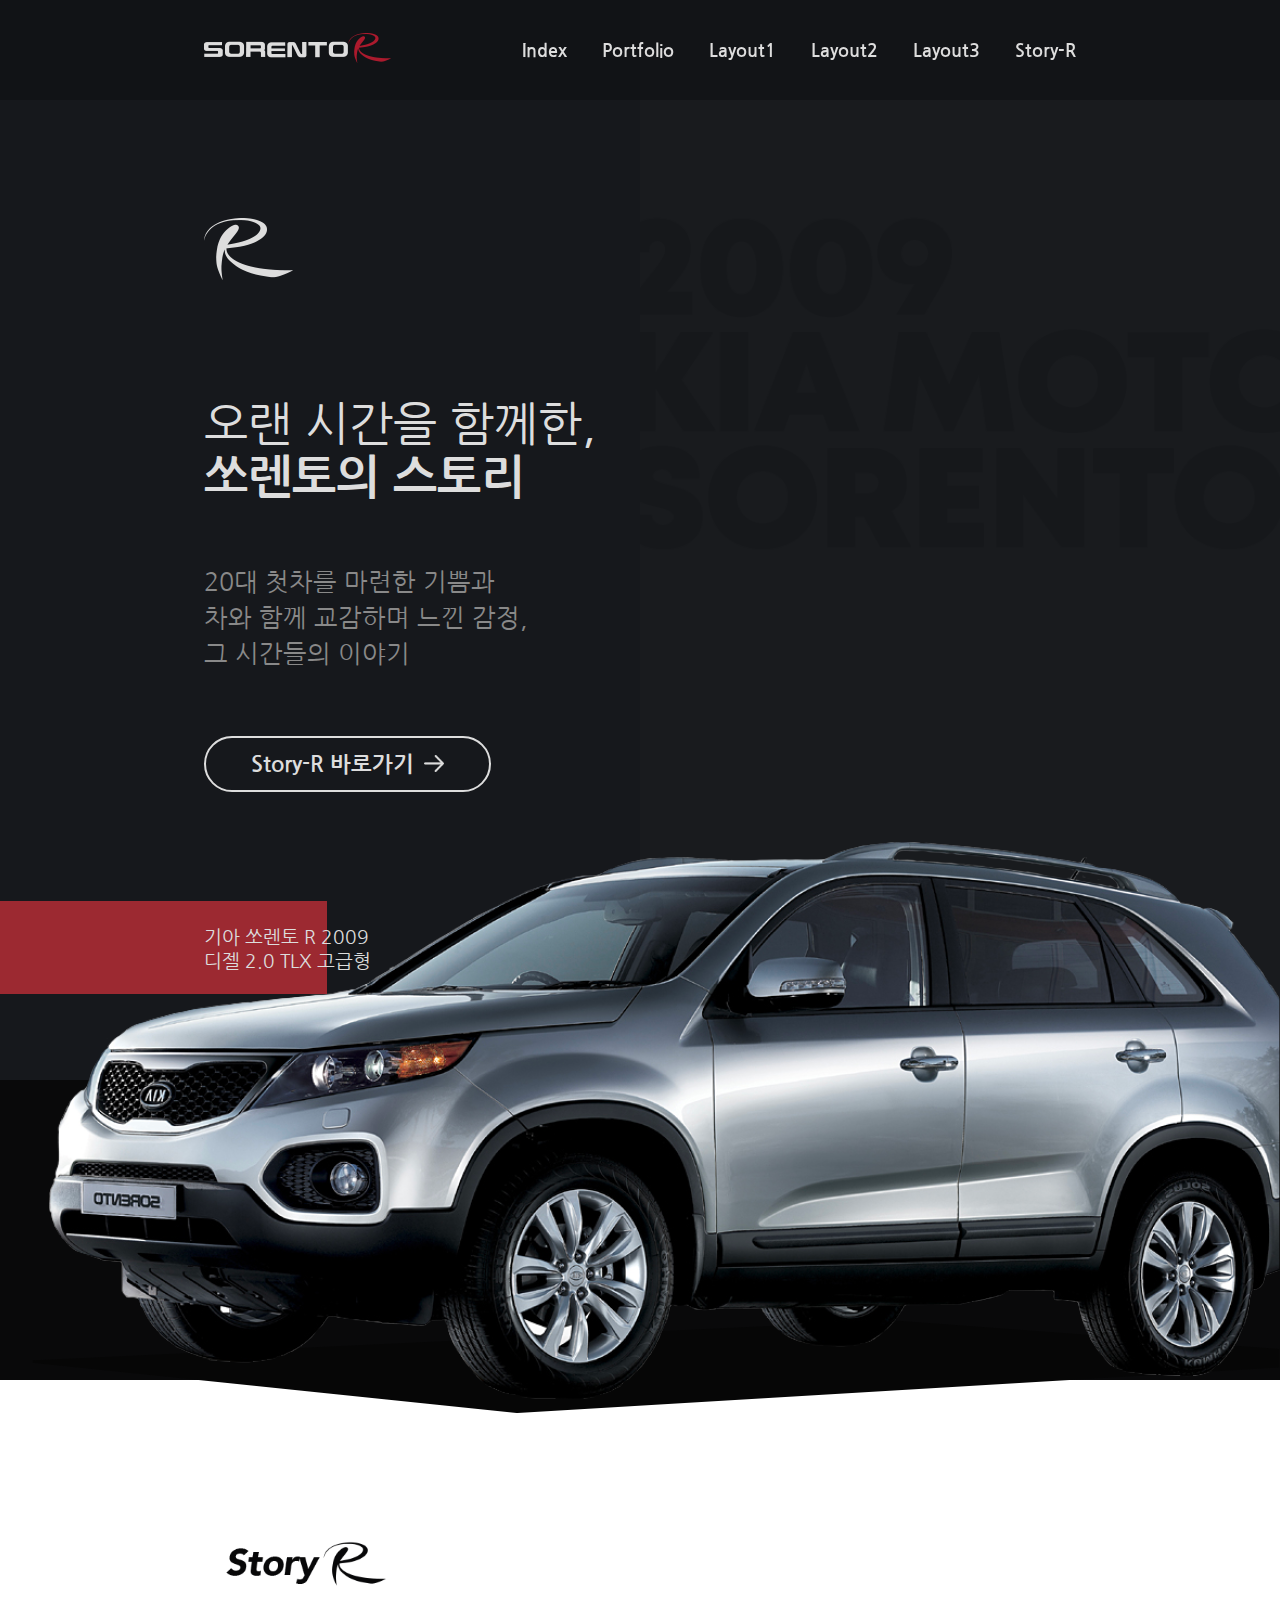
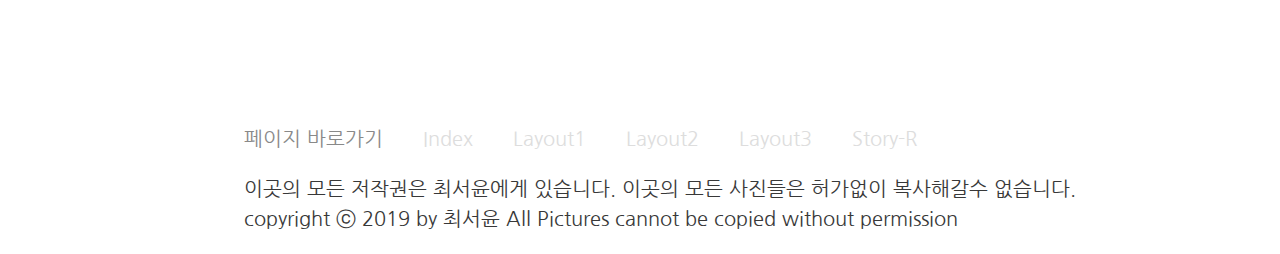
<file: index.html>
<!DOCTYPE html>
<meta charset="utf-8"/>
<html>
    <head>
        <title>Index</title>
        <link rel="stylesheet" type="text/css" href="index.css" />
    </head>
    <body>
        <header>
            <img src="./images/sorento_r_logo.png"/> <!-- 로고 -->
            <nav>
                <ul id="menu">
                    <li><a href="index.html" target="_top">Index</a></li>
                    <li><a href="west_yun_portfolio.html" target="_top">Portfolio</a></li>
                    <li><a href="layout1.html" target="_top">Layout1</a></li>
                    <li><a href="layout2.html" target="_top">Layout2</a></li>
                    <li><a href="layout3.html" target="_top">Layout3</a></li>
                    <li><a href="sorento.html" target="_top">Story-R</a></li>
                    <div class="clear"></div>
                </ul>
                <div class="clear"></div>
            </nav>
        </header>
        <section>
            <div id="content1">
                <div class="content1_text">
                    <img src="./images/sorento_r__r_logo.png"/>
                    <h1>
                        <span>오랜 시간을 함께한,</span><br/>
                        <span>쏘렌토의 스토리</span>
                    </h1>
                    <p>20대 첫차를 마련한 기쁨과 <br/>
                        차와 함께 교감하며 느낀 감정, <br/>
                        그 시간들의 이야기</p>
                    <a href="sorento.html">Story-R 바로가기<div id="arrow"></div></a>
                </div>
                <div id="box">
                    <p>
                        기아 쏘렌토 R 2009<br/>
                        디젤 2.0 TLX 고급형
                    </p>
                </div>
                <div id="con1_right_img">
                    <img src="./images/sorento_content1_right_img.png"/>
                </div>
            </div>
        </section>
        <footer>
            <div class="footer">
                <div class="footer_img">
                    <img src="./images/sorento_footer_img.png"/>
                </div>
                <div class="footer_text">
                    <div class="footer_nav">
                        <ul>
                            <li>페이지 바로가기</li>
                            <li><a href="index.html" target="_top">Index</a></li>
                            <li><a href="layout1.html" target="_top">Layout1</a></li>
                            <li><a href="layout2.html" target="_top">Layout2</a></li>
                            <li><a href="layout3.html" target="_top">Layout3</a></li>
                            <li><a href="sorento.html" target="_top">Story-R</a></li>
                        </ul>
                        <div class="clear"></div>
                    </div>
                    <p>
                        이곳의 모든 저작권은 최서윤에게 있습니다. 이곳의 모든 사진들은 허가없이 복사해갈수 없습니다.
                        <br />
                        copyright ⓒ 2019 by 최서윤 All Pictures cannot be copied without permission
                    </p>
                </div>
            </div>
        </footer>
    </body>
</html>
</file>
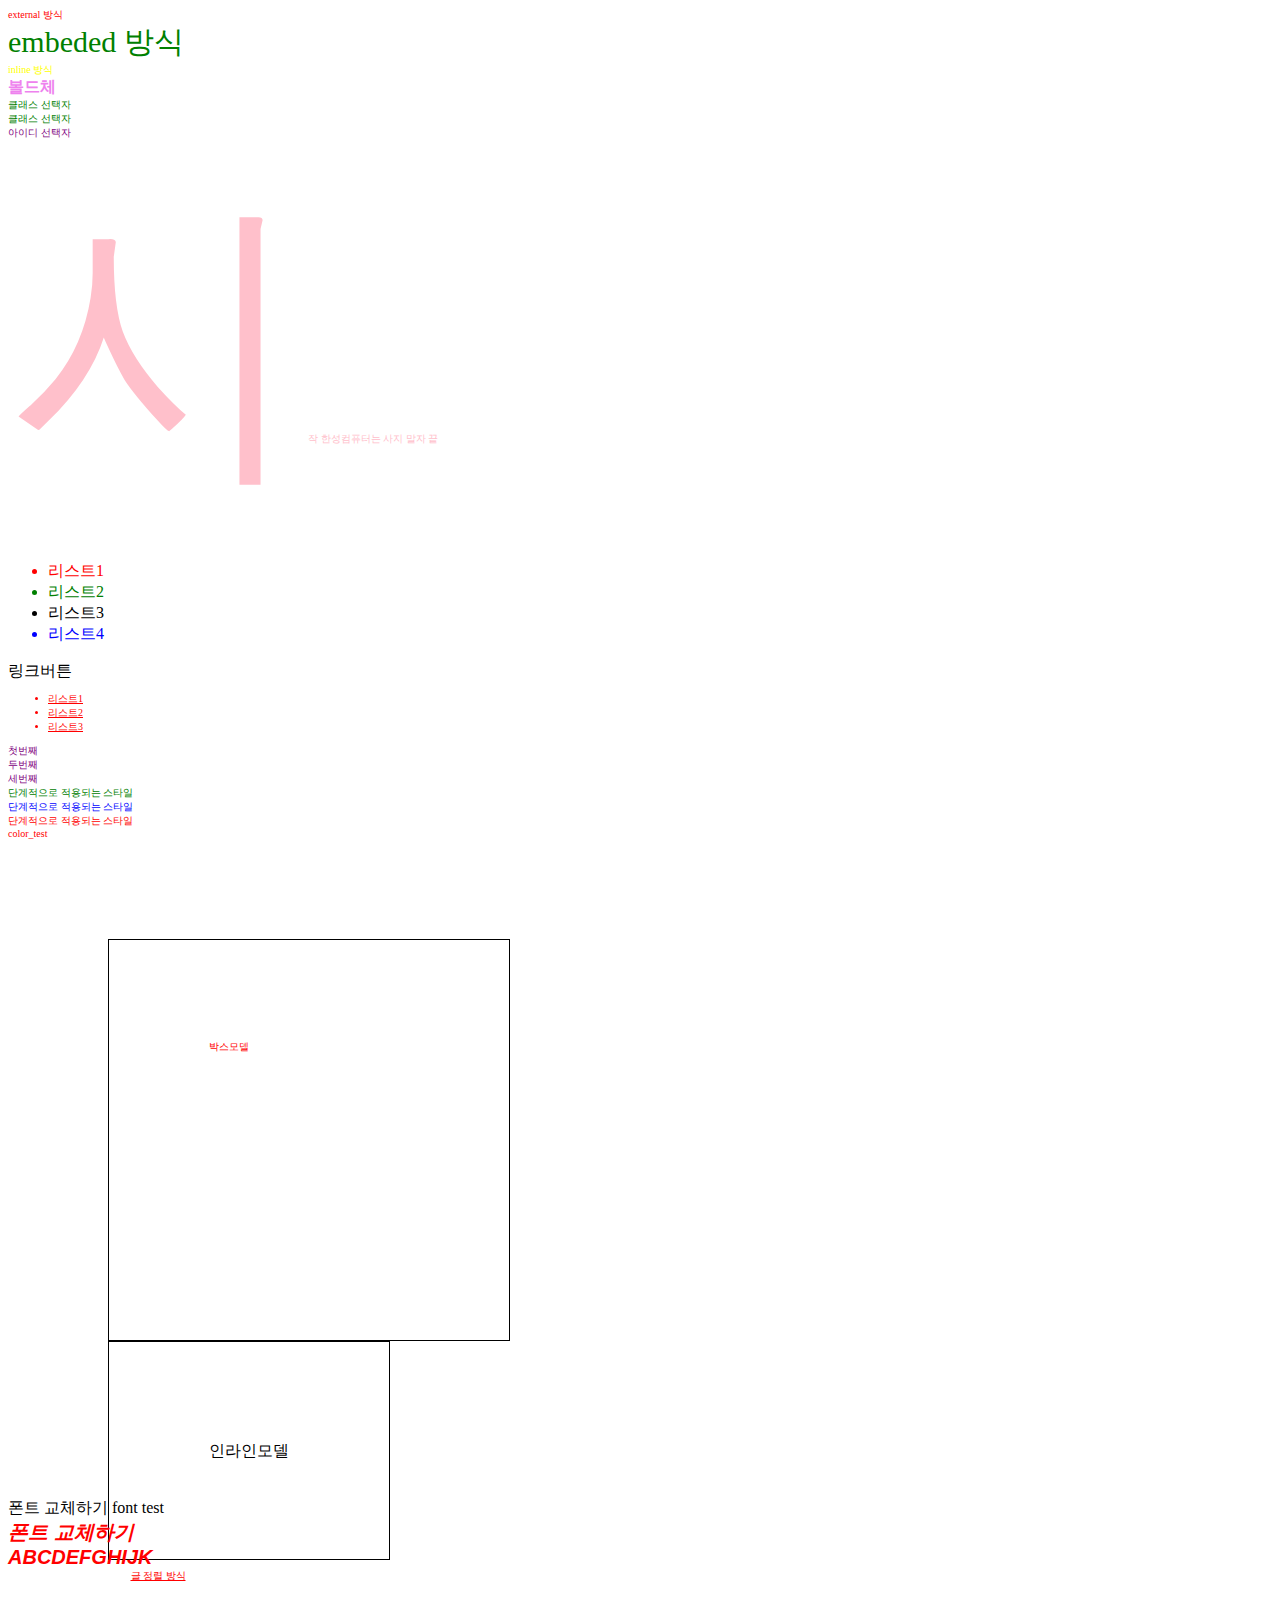
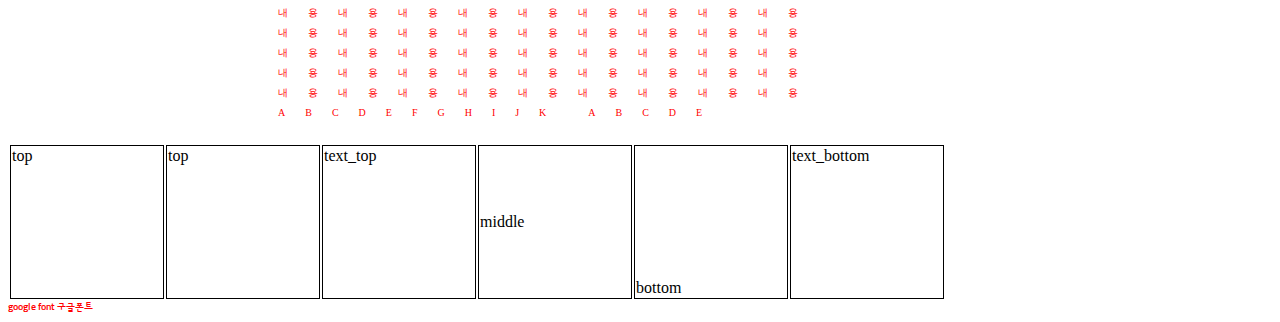
<file: css.html>
<!DOCTYPE html>

<html>
    <head>
        <title>css관련 코드</title>
        <meta charset="utf-8">
        <link rel="stylesheet" type="text/css" href="default.css" />
        <!-- external 외부에서 css 파일을 불러와서 사용하기 -->
        <style>
            #embeded
            {
                color: green;
                font-size: 30px;
            }
            /* 전제 선택자 */
            *
            {
            
            }
            b
            {
                color: violet;
            }
            div
            {
                font-size: 10px;
            }
        </style>
    </head>
    <body>
        <div id="external">
            external 방식
        </div>
        <div id="embeded">
            embeded 방식
        </div>
        <div id="inline" style="color:yellow;">
            inline 방식
        </div>
        <b>볼드체</b>
        <style>
            /* 클래스 선택자 */
            .c_name
            /* 아이디 선택자 */
            {
                color: green;
            }
            /* 아이디 선택자 */
            #i_name
            {
                color: purple;
            }
        </style>
        <!-- 클래스는 복수 지정 가능 -->
        <div class="c_name">
            클래스 선택자
        </div>
        <div class="c_name">
            클래스 선택자
        </div>
        <!-- 아이디는 고유 정보로 복수로 작성을 피해야 함 -->
        <div id="i_name">
            아이디 선택자
        </div>
        <style>
            /* 가상요소 선택자 */
            #name_a:before
            {
                content: "시작";
            }
            #name_a::after
            {
                content: "끝";
            }
            #name_a::first-letter
            {
                font-size: 300px;
            }
            #name_a:first-line
            {
                color: pink;
            }
        </style>
        <div id="name_a">
            한성컴퓨터는 사지 말자
        </div>
        <style>
            .li1:first-child
            {
                /* 가상 클랙스 선택자 */
                color: red;
            }
            .li1:last-child
            {
                color: blue;
            }
            .li1:nth-child(2)
            {
                color: green
            }
            /* 1st, 2st, 3st */
            /* :link, :visited, :hover, :active, :focus */
            a:link
            {
                color: black;
                text-decoration: none;
            }
            a:visited
            {
                color: red;
            }
            a:hover
            {
                color: blue;
                font-size: 20px;
            }
            a:active
            {
                color: yellow;
            }
            a:focus
            {
                color: green;
            }
        </style>
        <ul><!-- parent -->
            <li class="li1">리스트1</li> <!-- child -->
            <li class="li1">리스트2</li>
            <li class="li1">리스트3</li>
            <li class="li1">리스트4</li>
        </ul>
        <a href="#">링크버튼</a>
        <style>
            /* 하위선택자 */
            div li 
            {
                color: red;
            }
            /* 자식 선택자 */
            div>ul>li
            {
                text-decoration: underline;
            }
            /* 선택자 그룹화 */
            div{
                color: red;
            }
            #i_1,#i_2,#i_3
            {
                color: purple;
            }
        </style>
        <div>
            <ul>
                <li>리스트1</li>
                <li>리스트2</li>
                <li>리스트3</li>
            </ul>
        </div>
        <div id="i_1">
            첫번째
        </div>
        <div id="i_2">
            두번째
        </div>
        <div id="i_3">
            세번째
        </div>
        <style type="text/css">
            .cascade {color:green;}
            #specifi {color:blue;}
        </style>
        <div class="cascade"> 단계적으로 적용되는 스타일 </div>
        <div class="cascade" id="specifi"> 단계적으로 적용되는 스타일 </div>
        <div class="cascade" id="specifi" style="color:red;"> 단계적으로 적용되는 스타일 </div>
        <style>
             color_test
             {
                color: blue;
                color: #000; /* #rgb, 0~f(16진수) */
                color: #000000; /* #rrggbb, 0~f(16진수) */
                color: rgb(o,o,255); /* 0~255 */
                color: rgb(o,o,100%); /* 0~100% */

             }
        </style>
        <div id="color_test">
            color_test
        </div>
        <style>
            #box_model, #inline_model
            {
                width:200px; /* 가로길이 */
                border: solid 1px black; /* 경계선 */
                height: 200px; /* 세로길이 */
                /* margin 바깥 여백 */
                margin: 100px;
                padding: 100px;
                position: static; /* static 정적인, 멈춘 */
                /* relative 관계형, absolute 절대적 fixed 고정형*/
                left: 10px;
                top: 10px;
            }
        </style>
        <div id="box_model">
            박스모델
        </div>
        <span id="inline_model">
            인라인모델
        </span>
        <br/>
        <br/>
        <br/>
        <style>
            #font_target
            {
                font-family: "TTOmniGothicT" , sans-serif;
                font-size: 20px;
                font-weight: bold;
                font-style: italic;
                font-variant: small-caps;
            }
        </style>
               폰트 교체하기 font test
        <div id="font_target">
            폰트 교체하기
            <br/>
            ABCDEFGHIJK
        </div>
        <style>
            #text_target
            {
                text-align: center;
                /* left right center*/
                width: 300px;
                vertical-align: top; /*상하정렬*/
                text-decoration: underline;

            }
        </style>
        <div id="text_target">
            글 정렬 방식
        </div>
        <style>
            #line_target
            {
                letter-spacing: 20px; /* 글자 간격 */
                line-height: 20px; /* 줄 간격 */
                text-indent: 20px; /* 들여쓰기 */
                text-transform: uppercase; /* 대소문자 변경 */
                /* UPPERCASE lowercase Capitalize */
                white-space: pre;

            }
        </style>
        <div id="line_target">
            내용내용내용내용내용내용내용내용내용
            내용내용내용내용내용내용내용내용내용
            내용내용내용내용내용내용내용내용내용
            내용내용내용내용내용내용내용내용내용
            내용내용내용내용내용내용내용내용내용
            ABCDEFGHIJK abcde
        </div>
        <style>
                /*
                    baseline : 기준선에 정렬
                    top : 위쪽정렬
                    text-top : 위쪽정렬
                    middle : 중앙정렬
                    bottom : 하단정렬
                    text-bottom : 하단정렬
                */
                #table_target td{
                    width:150px;
                    height:150px;
                    border:solid 1px black;
                }
                #vartical_baseline{ vertical-align: baseline; }
                #vartical_top{ vertical-align: top; }
                #vartical_text_top{ vertical-align: text-top; }
                #vartical_middle{ vertical-align: middle; }
                #vertical_bottom{ vertical-align: bottom; }
                #vertical_text_bottom{ vertical-align: text-bottom; }
            </style>
            <table id="table_target">
                <tr>
                    <td id="vartical_baseline">top</td>
                    <td id="vartical_top">top</td>
                    <td id="vartical_text_top">text_top</td>
                    <td id="vartical_middle">middle</td>
                    <td id="vertical_bottom">bottom</td>
                    <td id="vertical_text_bottom">text_bottom</td>
                </tr>
            </table>
            <style>
                @import url('https://fonts.googleapis.com/css?family=Sunflower:300&display=swap');
                #google_font
                {
                    font-family: 'Sunflower', sans-serif;
                }
            </style>
            <div id="google_font">
                google font 구글폰트
            </div>
    </body>

</html>
</file>
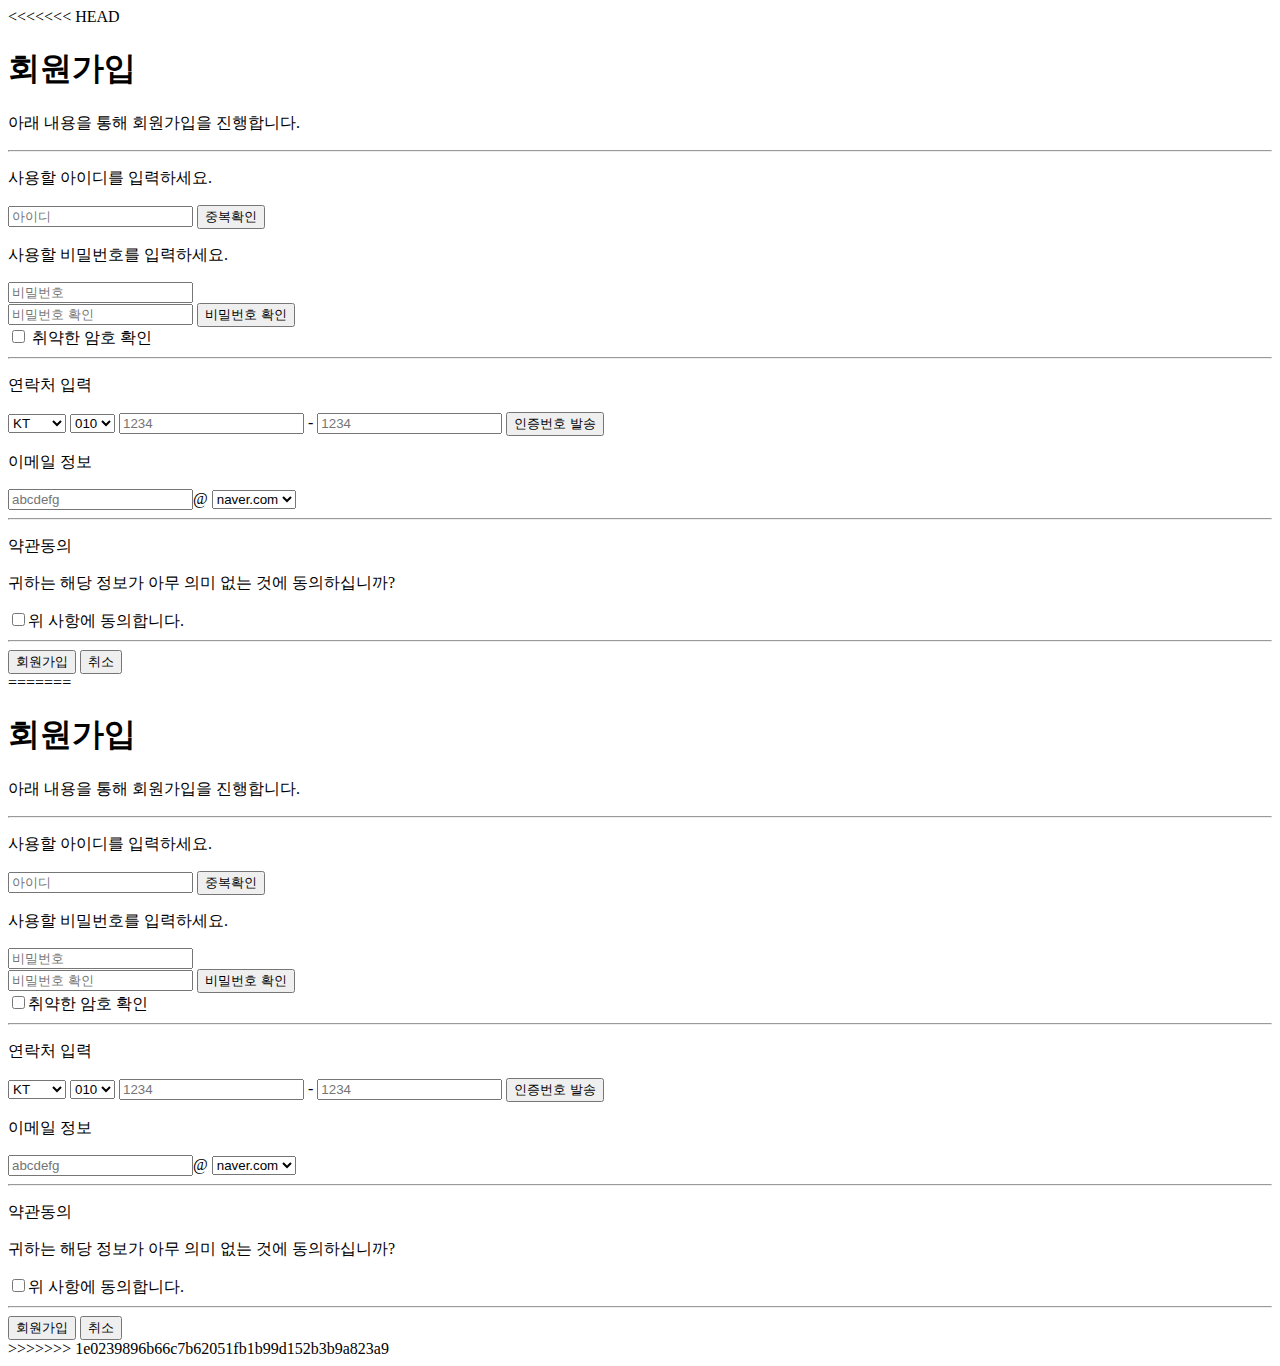
<file: form.html>
<!DOCTYPE html>
<html>
    <head>
        <title>회원가입 페이지</title>
        <meta charset="utf-8">
    </head>
    <body>
<<<<<<< HEAD
        
        <div>
        <h1>회원가입</h1>
        <p>아래 내용을 통해 회원가입을 진행합니다.</p>
        <hr/>
           
            <form >
                <p>사용할 아이디를 입력하세요.</p>
                <input type="text" placeholder="아이디"/>
                <input type="button" value="중복확인" onclick="alert('사용할 수 있는 아이디입니다.')"/>
                <p>사용할 비밀번호를 입력하세요.</p>
                <input type="password" placeholder="비밀번호"/>
                <br/>
                <input type="password" placeholder="비밀번호 확인"/>
                <input type="button" value="비밀번호 확인" onclick="alert('비밀번호가 일치합니다.')"/>
                <br/>
                <input type="checkbox" value="1"/>
                <p1>취약한 암호 확인</p1>
                <hr/>
                <p>연락처 입력</p>
                
            
                <select>    
                    <option>KT</option>
                    <option>SKT</option>
                    <option>LGU+</option>
                </select> 
                <select>    
                    <option>010</option>
                    <option>011</option>
                    <option>031</option>
                    <option>02</option>
                </select>
                
                <input type="text" placeholder="1234"/> -
                <input type="text" placeholder="1234"/>
                <input type="button" value="인증번호 발송" onclick="alert('인증번호가 발송되었습니다.')"/>
                
                <p>이메일 정보</p>
                <input type="text" placeholder="abcdefg"/>@
                <select>    
                        <option>naver.com</option>
                        <option>nate.com</option>
                        <option>gmail.com</option>
                </select>
                <hr/>
                <p>약관동의</p>
                <p>귀하는 해당 정보가 아무 의미 없는 것에 동의하십니까?</p>
                <input type="checkbox" value="1"/>위 사항에 동의합니다.
                <hr/>
                <input type="button" value="회원가입" onclick="new_go()"/>
                <input type="button" value="취소" onclick="window.location.href='index.html'"/>
                <script>
                    function new_go(){
                        alert('가입이 완료되었습니다.'); 
                        window.location.href='index.html';
                    }
                </script>
                
            </form>
        </div>
=======
        <h1>회원가입</h1>
        <p>아래 내용을 통해 회원가입을 진행합니다.</p>
        <hr/>
        <form>
            <p>사용할 아이디를 입력하세요.</p>
            <input type="text" placeholder="아이디"/>
            <input type="button" value="중복확인" onclick="alert('사용할 수 있는 아이디입니다.')"/>
            <p>사용할 비밀번호를 입력하세요.</p>
            <input type="password" placeholder="비밀번호"/>
            <br/>
            <input type="password" placeholder="비밀번호 확인"/>
            <input type="button" value="비밀번호 확인" onclick="alert('비밀번호가 일치합니다.')"/>
            <br/>
            <input type="checkbox" value="1"/>취약한 암호 확인
            <hr/>
            <p>연락처 입력</p>
            
           
            <select>    
                <option>KT</option>
                <option>SKT</option>
                <option>LGU+</option>
            </select> 
            <select>    
                <option>010</option>
                <option>011</option>
                <option>031</option>
                <option>02</option>
            </select>
            
            <input type="text" placeholder="1234"/> -
            <input type="text" placeholder="1234"/>
            <input type="button" value="인증번호 발송" onclick="alert('인증번호가 발송되었습니다.')"/>
            
            <p>이메일 정보</p>
            <input type="text" placeholder="abcdefg"/>@
            <select>    
                    <option>naver.com</option>
                    <option>nate.com</option>
                    <option>gmail.com</option>
            </select>
            <hr/>
            <p>약관동의</p>
            <p>귀하는 해당 정보가 아무 의미 없는 것에 동의하십니까?</p>
            <input type="checkbox" value="1"/>위 사항에 동의합니다.
            <hr/>
            <input type="button" value="회원가입" onclick="new_go()"/>
            <input type="button" value="취소" onclick="window.location.href='index.html'"/>
            <script>
                function new_go(){
                    alert('가입이 완료되었습니다.'); 
                    window.location.href='index.html';
                }
            </script>
        </form>
>>>>>>> 1e0239896b66c7b62051fb1b99d152b3b9a823a9
    </body>
</html>
</file>
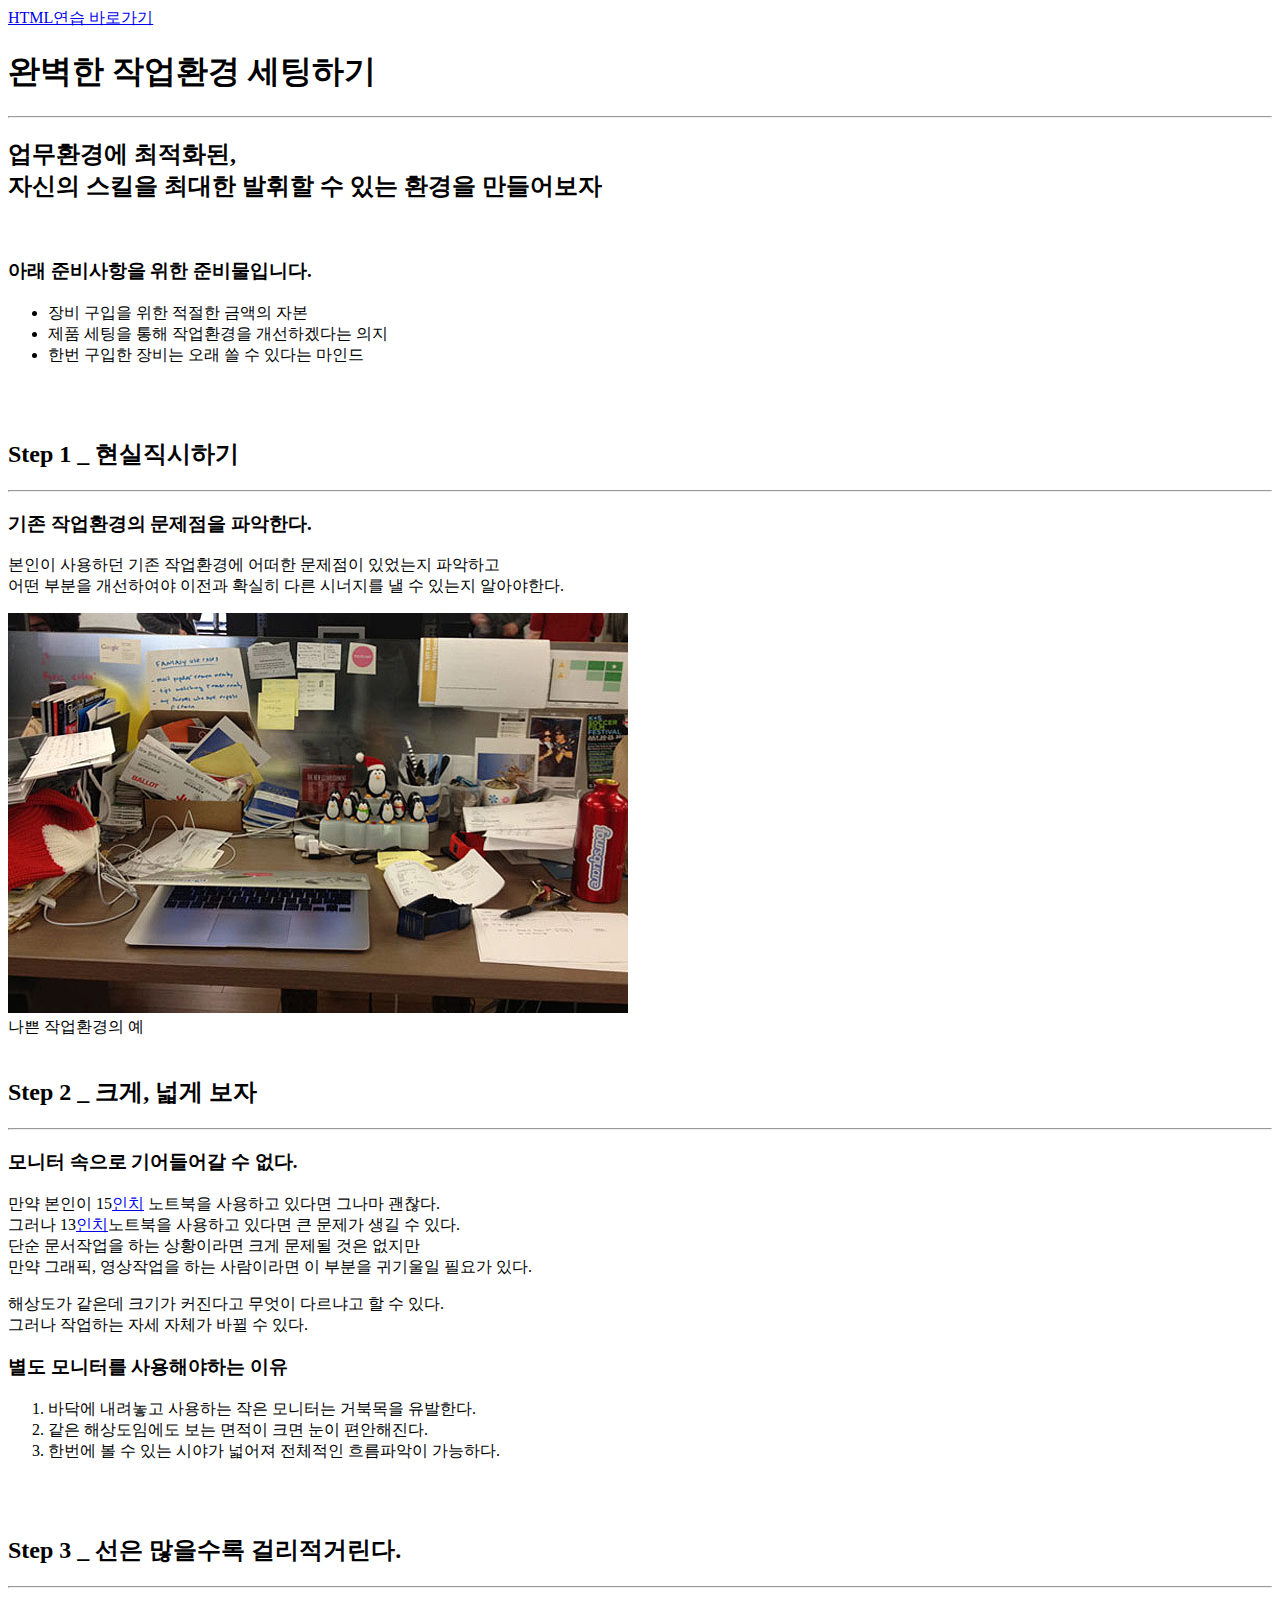
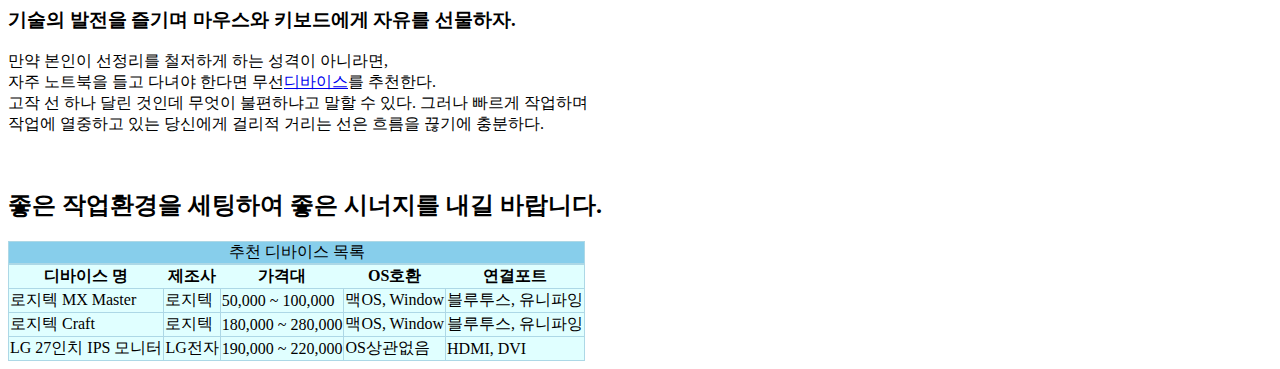
<file: html_part.html>
<!DOCTYPE html>
<meta charset="utf-8">
<a href="training.html">HTML연습 바로가기</a>
<html>
    <head>
        <title>완벽한 작업환경 세팅하기</title>
    </head>
    <body>
        <h1>완벽한 작업환경 세팅하기</h1> 
        <hr />
        <h2>업무환경에 최적화된, <br />자신의 스킬을 최대한 발휘할 수 있는 환경을 만들어보자</h2>
        <br />
        <h3>아래 준비사항을 위한 준비물입니다.</h3>
        <ul>
            <li>장비 구입을 위한 적절한 금액의 자본</li>
            <li>제품 세팅을 통해 작업환경을 개선하겠다는 의지</li>
            <li>한번 구입한 장비는 오래 쓸 수 있다는 마인드</li>
        </ul>
        <br />
        <br />
        <h2>Step 1 _ 현실직시하기</h2>
        <hr />
        <h3>기존 작업환경의 문제점을 파악한다.</h3>
        <p>본인이 사용하던 기존 작업환경에 어떠한 문제점이 있었는지 파악하고
        <br/>
        어떤 부분을 개선하여야 이전과 확실히 다른 시너지를 낼 수 있는지 알아야한다.
        </p>
        <img src="./images/bad.jpeg">
        <br />
        <h6<>나쁜 작업환경의 예</h6>
        <br />
        <br />
        <h2>Step 2 _ 크게, 넓게 보자</h2>
        <hr />
        <h3>모니터 속으로 기어들어갈 수 없다.</h3>
        <p>만약 본인이 15<a href="https://ko.wikipedia.org/wiki/%EC%9D%B8%EC%B9%98">인치</a>
            노트북을 사용하고 있다면 그나마 괜찮다.
            <br/>
            그러나 13<a href="https://ko.wikipedia.org/wiki/%EC%9D%B8%EC%B9%98">인치</a>노트북을
            사용하고 있다면 큰 문제가 생길 수 있다.
            <br />
            단순 문서작업을 하는 상황이라면 크게 문제될 것은 없지만<br />
            만약 그래픽, 영상작업을 하는 사람이라면 이 부분을 귀기울일 필요가 있다.

        </p>
        <p>
            해상도가 같은데 크기가 커진다고 무엇이 다르냐고 할 수 있다.
            <br />
            그러나 작업하는 자세 자체가 바뀔 수 있다.
            <br />
            <h3>별도 모니터를 사용해야하는 이유</h3>
            <ol>
                <li>바닥에 내려놓고 사용하는 작은 모니터는 거북목을 유발한다.</li>
                <li>같은 해상도임에도 보는 면적이 크면 눈이 편안해진다.</li>
                <li>한번에 볼 수 있는 시야가 넓어져 전체적인 흐름파악이 가능하다.</li>
            </ol>
        </p>
        <br />
        <br />
        <h2>Step 3 _ 선은 많을수록 걸리적거린다.</h2>
        <hr />
        <h3>기술의 발전을 즐기며 마우스와 키보드에게 자유를 선물하자.</h3>
        <p>
            만약 본인이 선정리를 철저하게 하는 성격이 아니라면,
            <br />
            자주 노트북을 들고 다녀야 한다면 무선<a href="https://ko.wikipedia.org/wiki/%EC%9E%A5%EC%B9%98">디바이스</a>를
            추천한다.
            <br />
            고작 선 하나 달린 것인데 무엇이 불편하냐고 말할 수 있다. 그러나 빠르게 작업하며
            <br />
            작업에 열중하고 있는 당신에게 걸리적 거리는 선은 흐름을 끊기에 충분하다.
        </p> 
        <br />
        <h2>좋은 작업환경을 세팅하여 좋은 시너지를 내길 바랍니다.</h2>

        <style> table, tr, td 
                {
                    border:solid 1px lightblue;
                } 
        </style>
        <style> table, tr, th 
                {
                    border-collapse: collapse;
                    background: lightcyan;
                    color: black;
                    
                } 
        </style>
        <style> table, caption
                {
                    background: skyblue;
                    border: solid 1px lightblue;
                    color: black;
                }
        
        </style>
        <table summary="추천 디바이스">
            <caption>추천 디바이스 목록</caption>
            <thead>
                    <tr>
                        <th scope="col" colspan="4">디바이스 명</th>
                        <th scope="col" colspan="2">제조사</th>
                        <th scope="col" colspan="5">가격대</th>
                        <th scope="col" colspan="3">OS호환</th>
                        <th scope="col" colspan="4">연결포트</th>
                    </tr>
                </thead>
                <!-- tr 한줄, td 한칸 -->
                <tbody>    
                    <tr>
                        <!-- colspan 가로 늘이기, rowspan 세로 (행)늘이기 -->
                        <td colspan="4">로지텍 MX Master</td>
                        <td colspan="2">로지텍</td>
                        <td colspan="5">50,000 ~ 100,000</td>
                        <td colspan="3">맥OS, Window</td>
                        <td colspan="4">블루투스, 유니파잉</td>
                    </tr>
                    <tr>
                        <td colspan="4">로지텍 Craft</td>
                        <td colspan="2">로지텍</td>
                        <td colspan="5">180,000 ~ 280,000</td>
                        <td colspan="3">맥OS, Window</td>
                        <td colspan="4">블루투스, 유니파잉</td>
                    </tr>
                    <tr>
                        <td colspan="4">LG 27인치 IPS 모니터</td>
                        <td colspan="2">LG전자</td>
                        <td colspan="5">190,000 ~ 220,000</td>
                        <td colspan="3">OS상관없음</td>
                        <td colspan="4">HDMI, DVI</td>
                    </tr>
                </tbody>
        </table>
    </body>
</html>
</file>
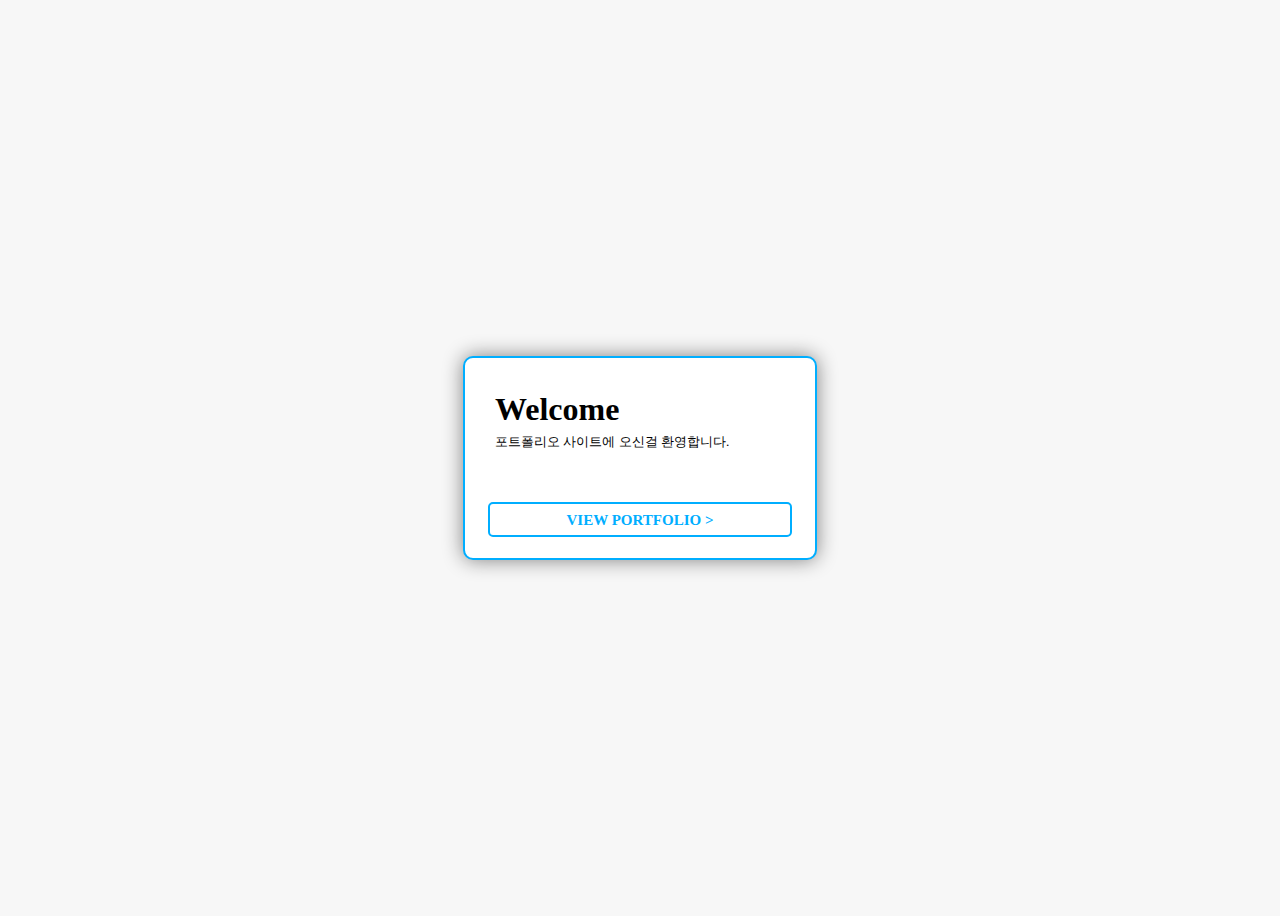
<file: intro.html>
<!DOCTYPE html>
<meta charset="utf-8">
<html>
    <head>
        <title>west_yun's</title>
        <link rel="stylesheet" type="text/css" href="portfolio_intro.css" />
    </head>
    <body>
            <div class="card">
                <div class="content">
                    <h1>Welcome</h1>
                    <h5>포트폴리오 사이트에 오신걸 환영합니다.</h5>
                    <!--<img src="./images/portfolio_logo.png">-->
                </div>
                <center>
                        <a href="west_yun_portfolio.html">
                            <span>VIEW PORTFOLIO ></span>
                            <div class="wave">
                            </div>
                        </a> 
                </center>
            </div>
    </body>
</html>
</file>
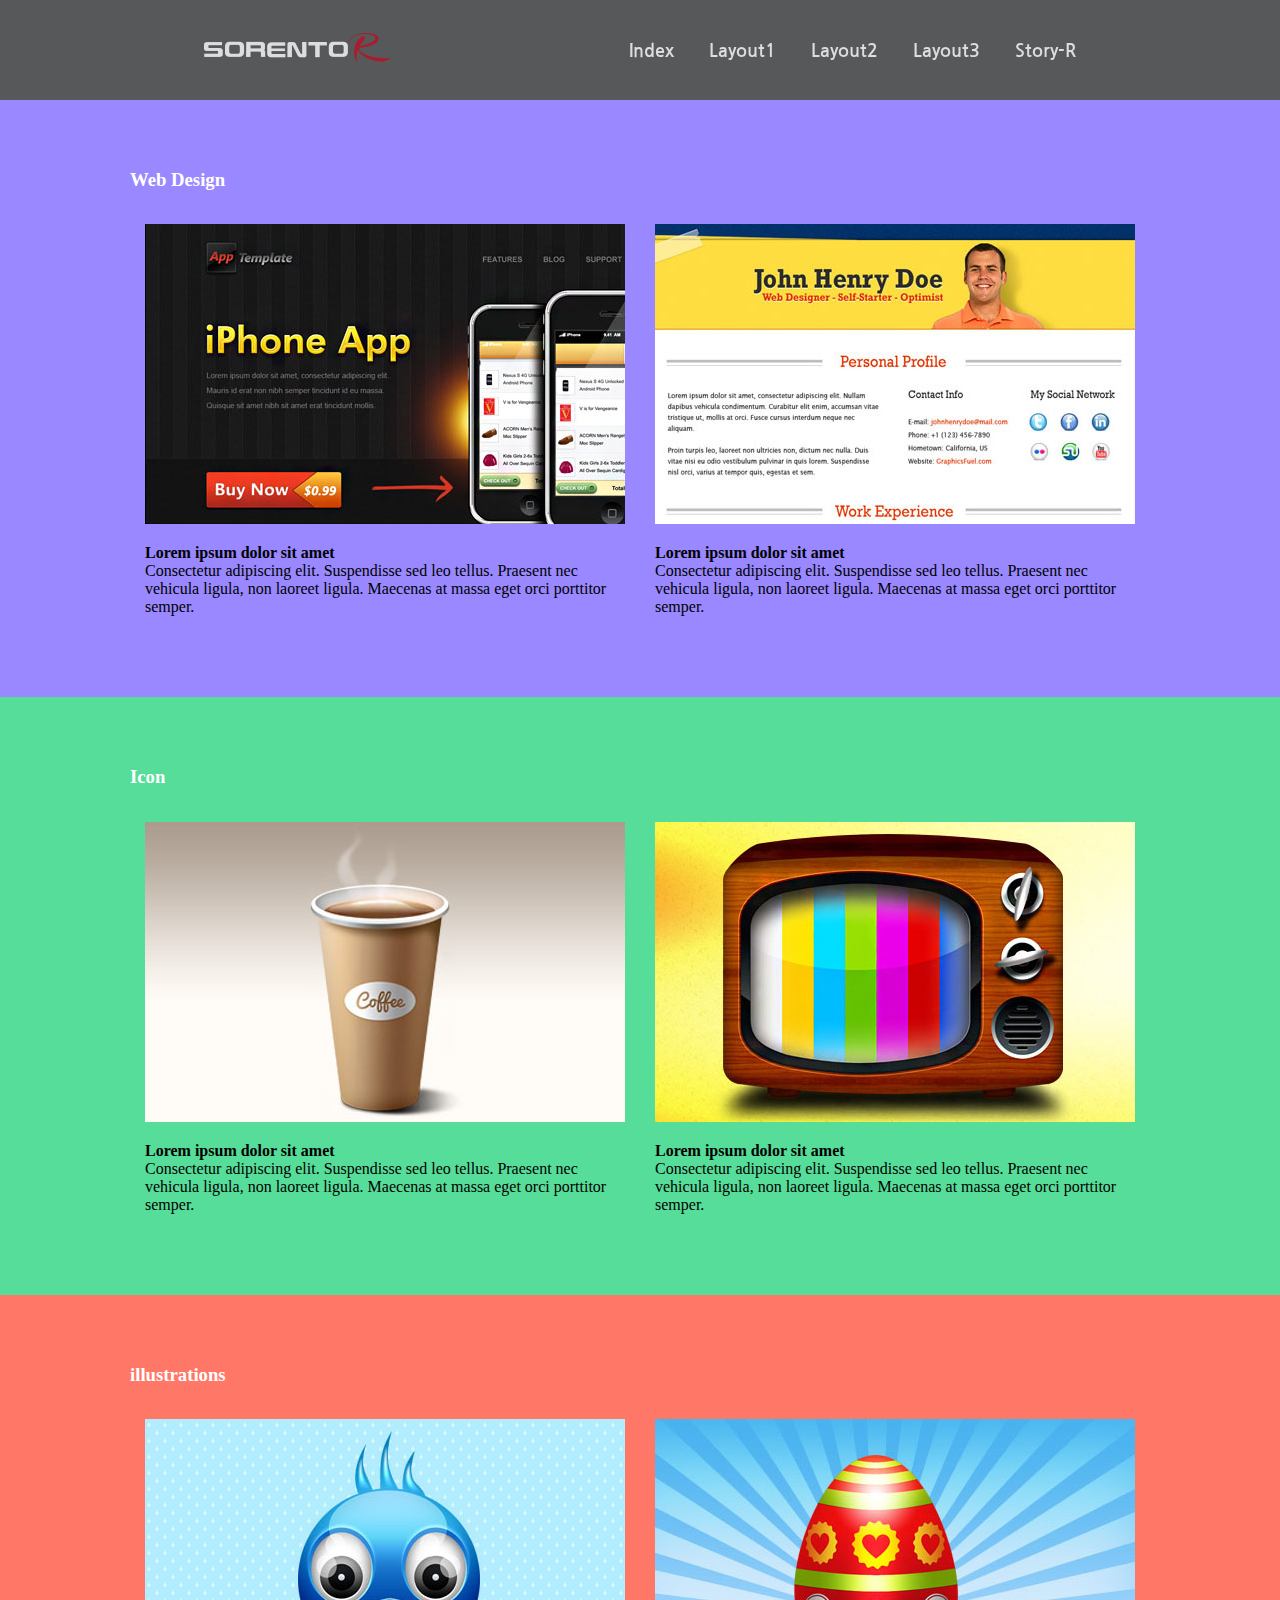
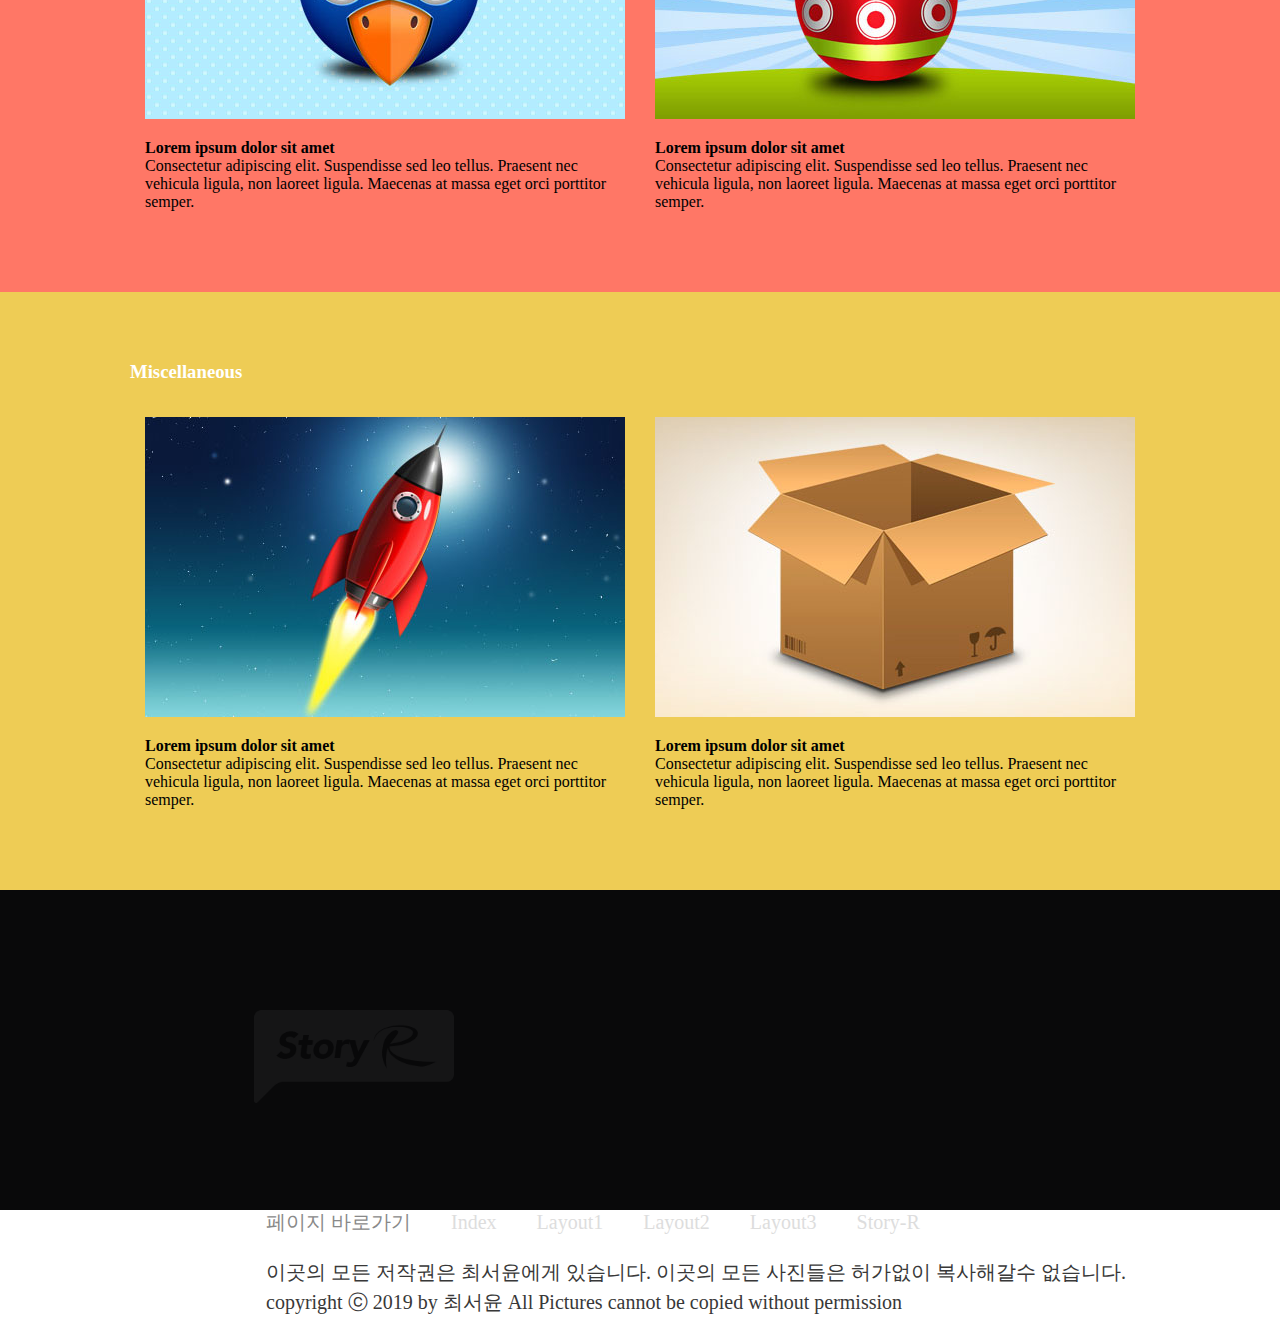
<file: layout1.html>
<!DOCTYPE html>
<html>
    <head>
        <title>layout1</title>
        <meta charset="utf-8" />
        <style>
             @import url('https://fonts.googleapis.com/css?family=Nanum+Gothic&display=swap');
            header,div,nav,footer,ul,li,h1,h2,h3
            {
                /*border: solid 1px black;*/
                /*margin: 10px;*/
            }
            header
            {
                height: 100px;
                background-color: rgba( 16, 17, 20, 0.7 ); 
                padding: 0px; 
                position: fixed;
                z-index: 100;
                width: 100%;
                top: 0;
                margin: 0;
                font-family: 'Nanum Gothic', sans-serif;
            }
            header>img
            {
                width: 187px;
                margin-left: 204px;
                margin-top: 33px;
            }
            nav
            {
                float: right;
                margin-right: 204px;
            }
            #menu
            {
                list-style: none;
                margin-top: 42px;
            }
            #menu li
            {
                float: left;
                margin-right: 35px;
                font-size: 18px;
                font-weight: 600;
            }
            #menu li:nth-child(5)
            {
                float: left;
                margin-right: 0px
            }
            #menu li a
            {
                text-decoration: none;
                color: #DDDDDD
            }
            #menu li a:hover
            {
                color: #BB162B
            }
            #content_area
            {
                margin-top: 100px;
            }
            .clear
            {
                clear: both;
                height: 0px;
                overflow: hidden; /*넘쳤을때 숨김*/
            }

            #content>div:nth-child(1)
            {
                background-color: #9988FF;
            }

            #content>div:nth-child(2)
            {
                background-color: #55DD99;
            }

            #content>div:nth-child(3)
            {
                background-color: #FF7766;
            }

            #content>div:nth-child(4)
            {
                background-color: #EECC55;
            }

            .content_part
            {
                width:480px;
                float: left;
                margin: 15px;

            }

            #content h3
            {
                color: white;
            }

            #content dt
            {
                font-weight: bold;
            }
            
            #content dd
            {
                margin:0;
            }

            #content section
            {
                margin-right: auto;
                margin-left: auto;
                width: 1020px;
                padding: 50px 0px;

            }

            footer
            {
                background-color: #333333;
                color: #ccc;
                padding: 10px 50px;
            }

            footer>div>ul>li
            {
                float: left;
                list-style: none;
                padding: 0px 10px;

                border-right: solid 2px gray;
            }

            footer>div>ul>li:nth-child(6)
            {
                border: none;
            }

            footer>div>ul
            {
                padding: 0px;
            }

            footer>ul>li
            {
                float: left;
                list-style: none;
                padding: 0px 10px;
            }

            footer>ul
            {
                padding: 0px;
            }

            #footer_left
            {
                float: left;
            }

            #footer_right
            {
                float: right;
            }

            #wrap
            {
                /* width: 1200px; */
                min-width: 1100px;
                max-width: 1920px;
                margin-left: auto;
                margin-right: auto;

            }

            body
            {
                margin: 0px;
            }
            footer
            {
                width: 100%;
                height: 300px;
                background-color: #09090A;
            }
            .footer_img
            {
                margin-left: 204px;
                padding-top: 110px;
                width: 200px;
                float: left;
            }
            .footer_img img
            {
                width: 200px;
            }
            .footer_text
            {
                margin-right: 204px;
                margin-top: 80px;
                float: right;
                vertical-align: center;
                color: #383838;
                font-size: 20px;
                line-height: 30px;
            }
            .footer_nav
            {
                margin: 0;
                color: #DDDDDD;
                font-size: 20px;
            }
            .footer_nav ul
            {
                list-style: none;
                margin-left: 0;
            }
            .footer_nav ul li
            {
                float: left;
                margin: 0 20px
            }
            .footer_nav ul li:nth-child(1)
            {
                float: left;
                margin-left: -40px;
                color: #898989;
            }
            .footer_nav ul li:nth-child(6)
            {
                float: left;
                margin-right: 0
            }
            .footer_nav ul li a
            {
                text-decoration: none;
                color: #DDDDDD;
            }
            .footer_nav ul li a:hover
            {
                text-decoration: none;
                color: #9C2931;
            }

        </style>
    </head>
    <body>
        <div id="wrap">
            <header>
                <img src="./images/sorento_r_logo.png"/> <!-- 로고 -->
                <nav>
                    <ul id="menu">
                        <li><a href="index.html" target="_top">Index</a></li>
                        <li><a href="layout1.html" target="_top">Layout1</a></li>
                        <li><a href="layout2.html" target="_top">Layout2</a></li>
                        <li><a href="layout3.html" target="_top">Layout3</a></li>
                        <li><a href="sorento.html" target="_top">Story-R</a></li>
                        <div class="clear"></div>
                    </ul>
                    <div class="clear"></div>
                </nav>
            </header>
            <div id="content_area">
                <div id="content">
                    <div>
                        <section>
                            <!--파란 박스 부분-->
                            <h3>Web Design</h3>
                            <div class="content_part">
                                <!--왼편 부분-->
                                <img src="./images/layout1_img1.jpg"/>
                                <dl>
                                    <dt>Lorem ipsum dolor sit amet</dt>
                                    <dd>
                                        Consectetur adipiscing elit.
                                        Suspendisse sed leo tellus.
                                        Praesent nec vehicula ligula,
                                        non laoreet ligula. Maecenas
                                        at massa eget orci porttitor
                                        semper.
                                    </dd>
                                </dl>
                            </div>
                            <div class="content_part">
                                <!--오른편 부분-->
                                <img src="./images/layout1_img2.jpg"/>
                                <dl>
                                    <dt>Lorem ipsum dolor sit amet</dt>
                                    <dd>
                                        Consectetur adipiscing elit.
                                        Suspendisse sed leo tellus.
                                        Praesent nec vehicula ligula,
                                        non laoreet ligula. Maecenas
                                        at massa eget orci porttitor
                                        semper.
                                    </dd>
                                </dl>
                            </div>
                            <div class="clear"></div><!-- float left 해제-->
                        </section>
                    </div>
                    <div id="content">
                        <section>
                            <!--파란 박스 부분-->
                            <h3>Icon</h3>
                            <div class="content_part">
                                <!--왼편 부분-->
                                <img src="./images/layout1_img3.jpg"/>
                                <dl>
                                    <dt>Lorem ipsum dolor sit amet</dt>
                                    <dd>
                                        Consectetur adipiscing elit.
                                        Suspendisse sed leo tellus.
                                        Praesent nec vehicula ligula,
                                        non laoreet ligula. Maecenas
                                        at massa eget orci porttitor
                                        semper.
                                    </dd>
                                </dl>
                            </div>
                            <div class="content_part">
                                <!--오른편 부분-->
                                <img src="./images/layout1_img4.jpg"/>
                                <dl>
                                    <dt>Lorem ipsum dolor sit amet</dt>
                                    <dd>
                                        Consectetur adipiscing elit.
                                        Suspendisse sed leo tellus.
                                        Praesent nec vehicula ligula,
                                        non laoreet ligula. Maecenas
                                        at massa eget orci porttitor
                                        semper.
                                    </dd>
                                </dl>
                            </div>
                            <div class="clear"></div><!-- float left 해제-->
                        </section>
                    </div>
                    <div id="content">
                        <section>
                            <!--파란 박스 부분-->
                            <h3>illustrations</h3>
                            <div class="content_part">
                                <!--왼편 부분-->
                                <img src="./images/layout1_img5.jpg"/>
                                <dl>
                                    <dt>Lorem ipsum dolor sit amet</dt>
                                    <dd>
                                        Consectetur adipiscing elit.
                                        Suspendisse sed leo tellus.
                                        Praesent nec vehicula ligula,
                                        non laoreet ligula. Maecenas
                                        at massa eget orci porttitor
                                        semper.
                                    </dd>
                                </dl>
                            </div>
                            <div class="content_part">
                                <!--오른편 부분-->
                                <img src="./images/layout1_img6.jpg"/>
                                <dl>
                                    <dt>Lorem ipsum dolor sit amet</dt>
                                    <dd>
                                        Consectetur adipiscing elit.
                                        Suspendisse sed leo tellus.
                                        Praesent nec vehicula ligula,
                                        non laoreet ligula. Maecenas
                                        at massa eget orci porttitor
                                        semper.
                                    </dd>
                                </dl>
                            </div>
                            <div class="clear"></div><!-- float left 해제-->
                        </section>
                    </div>
                    <div id="content">
                        <section>
                            <!--파란 박스 부분-->
                            <h3>Miscellaneous</h3>
                            <div class="content_part">
                                <!--왼편 부분-->
                                <img src="./images/layout1_img7.jpg"/>
                                <dl>
                                    <dt>Lorem ipsum dolor sit amet</dt>
                                    <dd>
                                        Consectetur adipiscing elit.
                                        Suspendisse sed leo tellus.
                                        Praesent nec vehicula ligula,
                                        non laoreet ligula. Maecenas
                                        at massa eget orci porttitor
                                        semper.
                                    </dd>
                                </dl>
                            </div>
                            <div class="content_part">
                                <!--오른편 부분-->
                                <img src="./images/layout1_img8.jpg"/>
                                <dl>
                                    <dt>Lorem ipsum dolor sit amet</dt>
                                    <dd>
                                        Consectetur adipiscing elit.
                                        Suspendisse sed leo tellus.
                                        Praesent nec vehicula ligula,
                                        non laoreet ligula. Maecenas
                                        at massa eget orci porttitor
                                        semper.
                                    </dd>
                                </dl>
                            </div>
                            <div class="clear"></div><!-- float left 해제-->
                        </section>
                    </div>
                </div>
            </div>
            <footer>
                <div class="footer">
                    <div class="footer_img">
                        <img src="./images/sorento_footer_img.png"/>
                    </div>
                    <div class="footer_text">
                        <div class="footer_nav">
                            <ul>
                                <li>페이지 바로가기</li>
                                <li><a href="index.html" target="_top">Index</a></li>
                                <li><a href="layout1.html" target="_top">Layout1</a></li>
                                <li><a href="layout2.html" target="_top">Layout2</a></li>
                                <li><a href="layout3.html" target="_top">Layout3</a></li>
                                <li><a href="sorento.html" target="_top">Story-R</a></li>
                            </ul>
                            <div class="clear"></div>
                        </div>
                        <p>
                            이곳의 모든 저작권은 최서윤에게 있습니다. 이곳의 모든 사진들은 허가없이 복사해갈수 없습니다.
                            <br />
                            copyright ⓒ 2019 by 최서윤 All Pictures cannot be copied without permission
                        </p>
                    </div>
                </div>
            </footer>
        </div>
    </body>
</html>
</file>
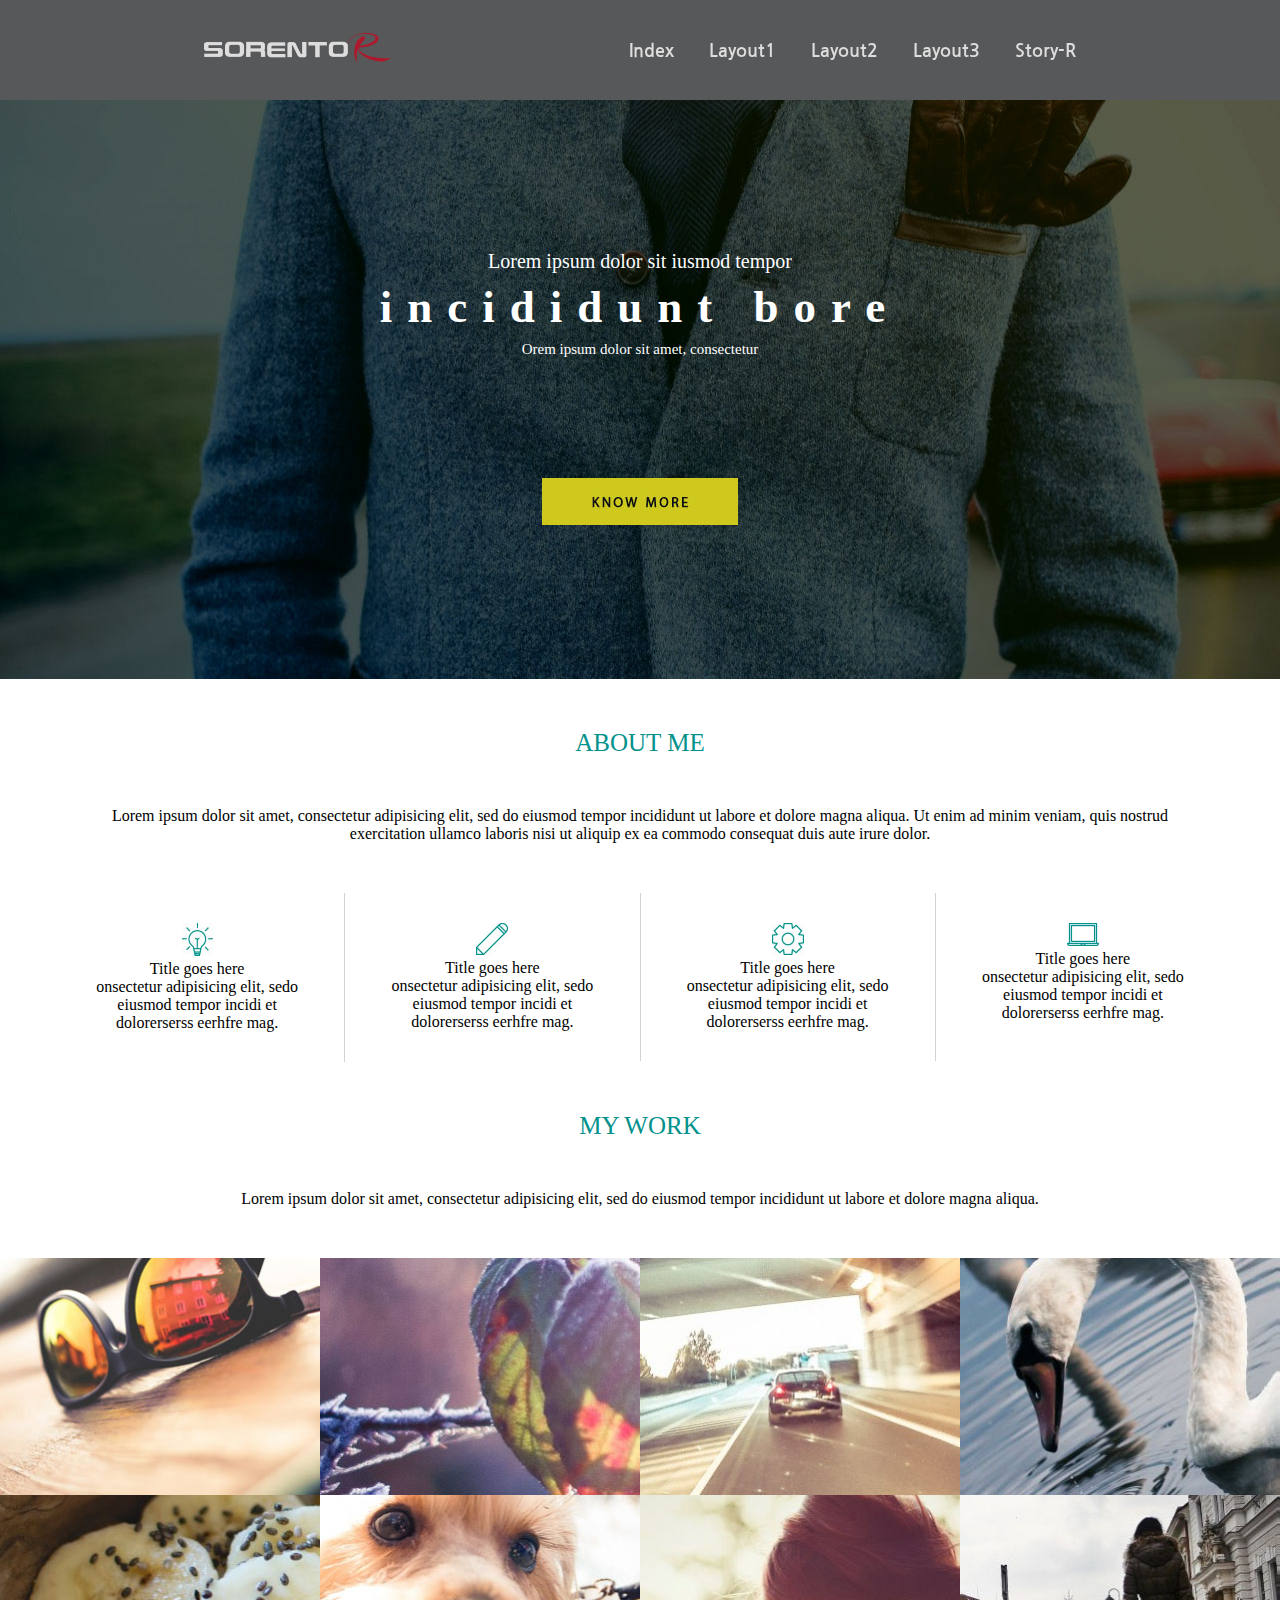
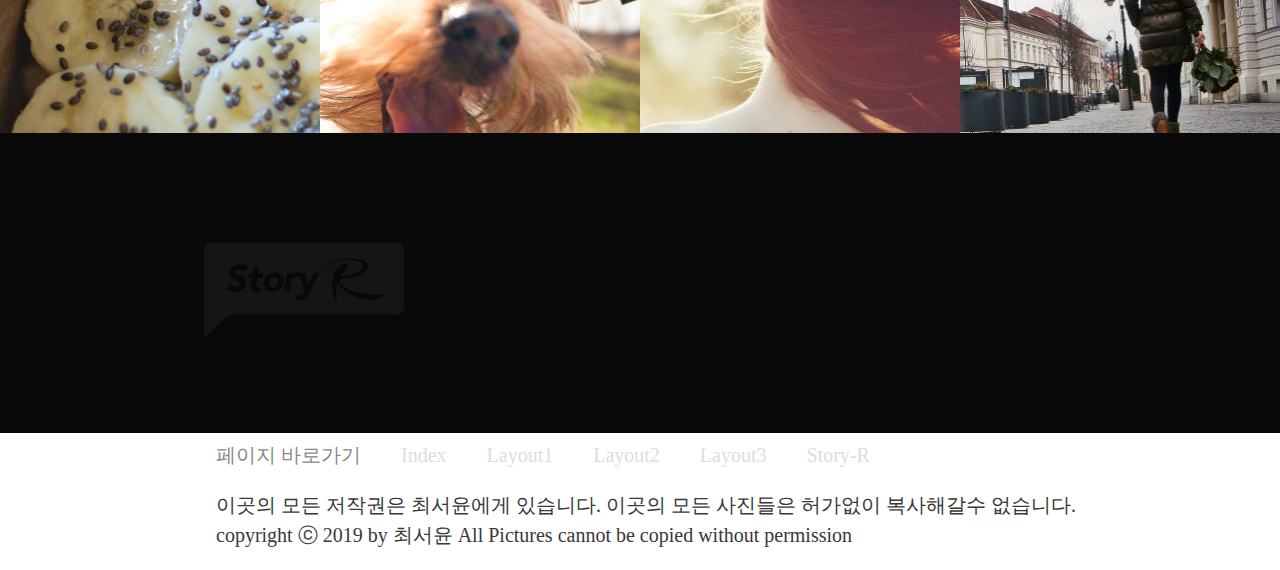
<file: layout2.html>
<!DOCTYPE html>
<html>
    <head>
        <title>layout2</title>
        <meta charset="utf-8"/>
        <style>
            @import url('https://fonts.googleapis.com/css?family=Nanum+Gothic&display=swap');
            #wrap
            {
                min-width: 1000px;
                max-width: 1920px;
                margin-left: auto;
                margin-right: auto;
            }
            header
            {
                height: 100px;
                background-color: rgba( 16, 17, 20, 0.7 ); 
                padding: 0px; 
                position: fixed;
                z-index: 100;
                width: 100%;
                top: 0;
                margin: 0;
                font-family: 'Nanum Gothic', sans-serif;
            }
            header>img
            {
                width: 187px;
                margin-left: 204px;
                margin-top: 33px;
            }
            nav
            {
                float: right;
                margin-right: 204px;
            }
            #menu
            {
                list-style: none;
                margin-top: 42px;
            }
            #menu li
            {
                float: left;
                margin-right: 35px;
                font-size: 18px;
                font-weight: 600;
            }
            #menu li:nth-child(5)
            {
                float: left;
                margin-right: 0px
            }
            #menu li a
            {
                text-decoration: none;
                color: #DDDDDD
            }
            #menu li a:hover
            {
                color: #BB162B
            }
            .clear
            {
                clear: both;
                height: 0px;
                overflow: hidden;
            }
            #main_visual
            {
                background-image: url("./images/layout2_visual.jpg");
                background-size: auto 100%;
                background-size: cover;
                background-repeat: no-repeat;
                /* repeat, no-repeat, repeat-x, repeat-y */
                background-color: black;
                background-position: 50% 50%; /* 가로 세로 */

                color: white;
                text-align: center;
                
                padding: 150px 0px;
                margin-top: 100px;
            }
            #main_visual h2 
            {
                width: 1000px;
                letter-spacing: 15px;
                font-size: 45px;
                margin: 8px auto;
            }
            #main_visual img
            {
                margin-top: 120px;
            }
            #title_top
            {
                font-size: 20px;
            }
            #title_bottom
            {
                font-size: 15px;
            }
            section
            {
                text-align: center;
            }
            section h3
            {
                font-size: 25px;
                color: #02918c;
                font-weight: normal;
                margin: 50px 0px;
            }
            section p
            {
                margin: 50px 100px;
            }
            section #about_list
            {
                padding: 0px;
                margin: 0px 50px;
            }
            section dd
            {
                margin: 0px;
            }
            section>#about_list>li
            {
                float: left;
                width: 200px; /* 고정값 */
                width: calc(25% - (1px / 4 * 3) - 30px - 30px);
                list-style: none;
                border-right: solid 1px lightgray;
                padding: 30px;
            }
            section>#about_list>li:nth-child(4)
            {
                border-right: none;
            }
            section>#work_list>li
            {
                float: left;
                list-style: none;
                width: 25%;
            }
            #work_list img
            {
                width: 100%;
                display: inline; /* 원래 이미지의 출력 방식 */
                display: block; /* 블록형 이미지로 변경 */
            }
            #work_list
            {
                padding: 0;
                margin: 0;
            }
            body
            {
                margin: 0;
            }
            footer
            {
                width: 100%;
                height: 300px;
                background-color: #09090A;
            }
            .footer_img
            {
                margin-left: 204px;
                padding-top: 110px;
                width: 200px;
                float: left;
            }
            .footer_img img
            {
                width: 200px;
            }
            .footer_text
            {
                margin-right: 204px;
                margin-top: 80px;
                float: right;
                vertical-align: center;
                color: #383838;
                font-size: 20px;
                line-height: 30px;
            }
            .footer_nav
            {
                margin: 0;
                color: #DDDDDD;
                font-size: 20px;
            }
            .footer_nav ul
            {
                list-style: none;
                margin-left: 0;
            }
            .footer_nav ul li
            {
                float: left;
                margin: 0 20px
            }
            .footer_nav ul li:nth-child(1)
            {
                float: left;
                margin-left: -40px;
                color: #898989;
            }
            .footer_nav ul li:nth-child(6)
            {
                float: left;
                margin-right: 0
            }
            .footer_nav ul li a
            {
                text-decoration: none;
                color: #DDDDDD;
            }
            .footer_nav ul li a:hover
            {
                text-decoration: none;
                color: #9C2931;
            }
        </style>
    </head>
    <body>
        <div id="wrap">
            <header>
                <img src="./images/sorento_r_logo.png"/> <!-- 로고 -->
                <nav>
                    <ul id="menu">
                        <li><a href="index.html" target="_top">Index</a></li>
                        <li><a href="layout1.html" target="_top">Layout1</a></li>
                        <li><a href="layout2.html" target="_top">Layout2</a></li>
                        <li><a href="layout3.html" target="_top">Layout3</a></li>
                        <li><a href="sorento.html" target="_top">Story-R</a></li>
                        <div class="clear"></div>
                    </ul>
                    <div class="clear"></div>
                </nav>
            </header>
            <div id="main_visual">
                <div id="title_top">Lorem ipsum dolor sit iusmod tempor</div>
                <h2>incididunt bore</h2>
                <div id="title_bottom">Orem ipsum dolor sit amet, consectetur</div>
                <img src="./images/layout2_button.jpg" />
            </div>
            <section>
                <h3>ABOUT ME</h3>
                <p>
                    Lorem ipsum dolor sit amet, consectetur adipisicing elit, 
                    sed do eiusmod tempor incididunt ut labore et dolore magna 
                    aliqua. Ut enim ad minim veniam, quis nostrud exercitation 
                    ullamco laboris nisi ut aliquip ex ea commodo consequat 
                    duis aute irure dolor.
                </p>
                <ul id="about_list">
                    <li>
                        <img src="./images/layout2_icon1.jpg"/>
                        <dl>
                            <dt>Title goes here</dt>
                            <dd>onsectetur adipisicing elit, sedo eiusmod tempor 
                                incidi et dolorerserss eerhfre mag.
                            </dd>
                        </dl>
                    </li>
                    <li>
                        <img src="./images/layout2_icon2.jpg"/>
                        <dl>
                            <dt>Title goes here</dt>
                            <dd>onsectetur adipisicing elit, sedo eiusmod tempor 
                                incidi et dolorerserss eerhfre mag.
                            </dd>
                        </dl>
                    </li>
                    <li>
                        <img src="./images/layout2_icon3.jpg"/>
                        <dl>
                            <dt>Title goes here</dt>
                            <dd>onsectetur adipisicing elit, sedo eiusmod tempor 
                                incidi et dolorerserss eerhfre mag.
                            </dd>
                        </dl>
                    </li>
                    <li>
                        <img src="./images/layout2_icon4.jpg"/>
                        <dl>
                            <dt>Title goes here</dt>
                            <dd>onsectetur adipisicing elit, sedo eiusmod tempor 
                                incidi et dolorerserss eerhfre mag.
                            </dd>
                        </dl>
                    </li>
                    <div class="clear"></div>
                </ul>        
            </section>
            <section>
                <h3>MY WORK</h3>
                <p>
                    Lorem ipsum dolor sit amet, consectetur adipisicing elit, 
                    sed do eiusmod tempor incididunt ut labore et dolore magna 
                    aliqua.
                </p>
                <ul id="work_list">
                    <li><img src="./images/layout2_pic1.jpg"/></li>
                    <li><img src="./images/layout2_pic2.jpg"/></li>
                    <li><img src="./images/layout2_pic3.jpg"/></li>
                    <li><img src="./images/layout2_pic4.jpg"/></li>
                    <li><img src="./images/layout2_pic5.jpg"/></li>
                    <li><img src="./images/layout2_pic6.jpg"/></li>
                    <li><img src="./images/layout2_pic7.jpg"/></li>
                    <li><img src="./images/layout2_pic8.jpg"/></li>
                    <div class="clear"></div>
                </ul>
            </section>
            <footer>
                <div class="footer">
                    <div class="footer_img">
                        <img src="./images/sorento_footer_img.png"/>
                    </div>
                    <div class="footer_text">
                        <div class="footer_nav">
                            <ul>
                                <li>페이지 바로가기</li>
                                <li><a href="index.html" target="_top">Index</a></li>
                                <li><a href="layout1.html" target="_top">Layout1</a></li>
                                <li><a href="layout2.html" target="_top">Layout2</a></li>
                                <li><a href="layout3.html" target="_top">Layout3</a></li>
                                <li><a href="sorento.html" target="_top">Story-R</a></li>
                            </ul>
                            <div class="clear"></div>
                        </div>
                        <p>
                            이곳의 모든 저작권은 최서윤에게 있습니다. 이곳의 모든 사진들은 허가없이 복사해갈수 없습니다.
                            <br />
                            copyright ⓒ 2019 by 최서윤 All Pictures cannot be copied without permission
                        </p>
                    </div>
                </div>
            </footer>
        </div>
    </body>
</html>
</file>
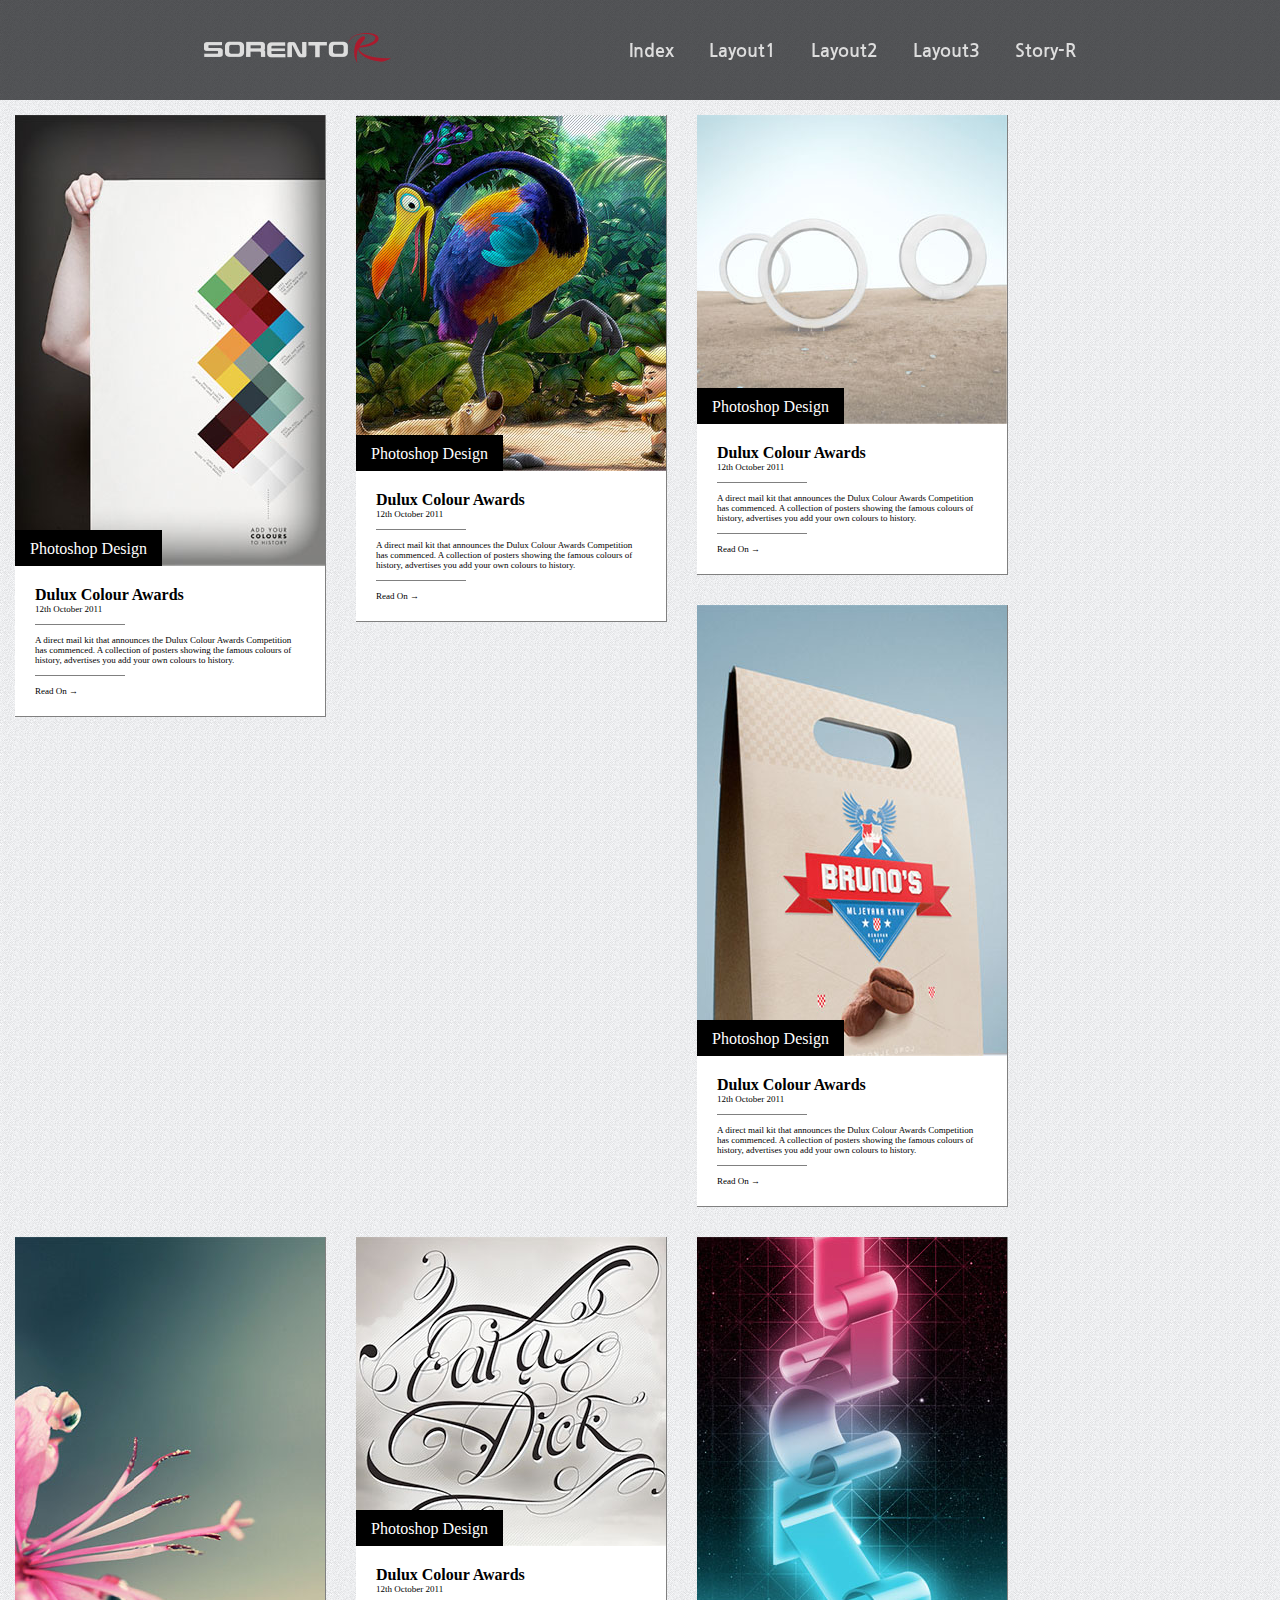
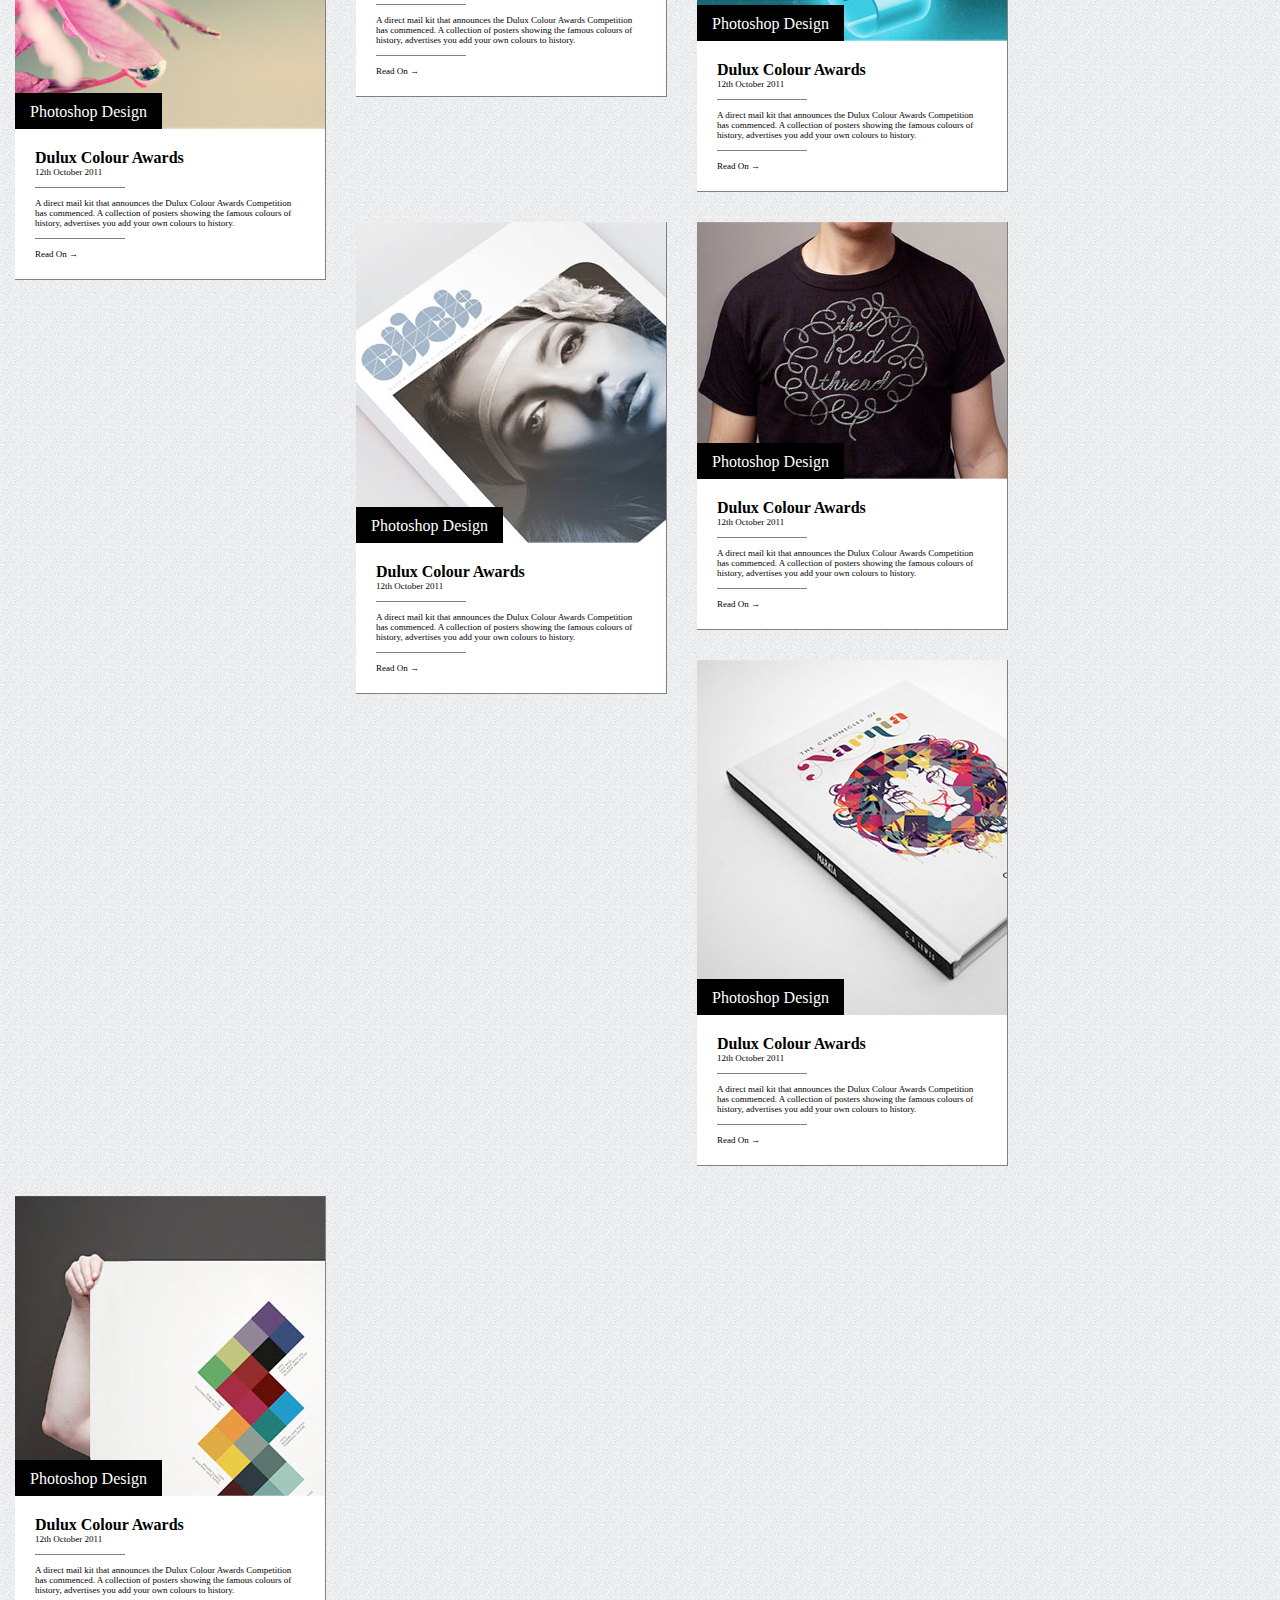
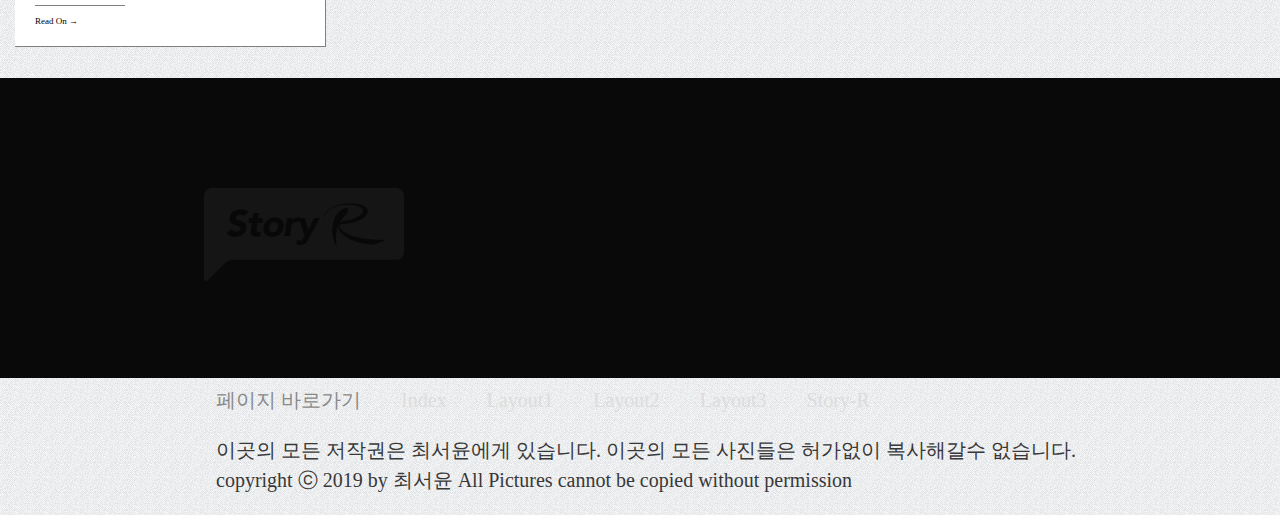
<file: layout3.html>
<!DOCTYPE html>
<html>
    <head>
        <title>layout3</title>
        <meta charset="utf-8"/>
        <style>
            @import url('https://fonts.googleapis.com/css?family=Nanum+Gothic&display=swap');
            html
            {
                margin-top: 0;
            }
            body
            {
                background-image: url("./images/Layout3_back.jpg");
                margin: 0;
            }
            .long_line
            {
                border-bottom: solid 1px gray;
                width: 90px;
                margin: 10px 0px;
            }
            header
            {
                height: 100px;
                background-color: rgba( 16, 17, 20, 0.7 ); 
                padding: 0px; 
                position: fixed;
                z-index: 100;
                width: 100%;
                top: 0;
                margin: 0;
                font-family: 'Nanum Gothic', sans-serif;
            }
            header>img
            {
                width: 187px;
                margin-left: 204px;
                margin-top: 33px;
            }
            nav
            {
                float: right;
                margin-right: 204px;
            }
            #menu
            {
                list-style: none;
                margin-top: 42px;
            }
            #menu li
            {
                float: left;
                margin-right: 35px;
                font-size: 18px;
                font-weight: 600;
            }
            #menu li:nth-child(5)
            {
                float: left;
                margin-right: 0px
            }
            #menu li a
            {
                text-decoration: none;
                color: #DDDDDD
            }
            #menu li a:hover
            {
                color: #BB162B
            }
            .clear
            {
                clear: both;
                height: 0px;
                overflow: hidden;
            }
            .visual
            {
                position: relative;
            }
            .visual img
            {
                display: inline; /* 표시방식: 인라인형 */
                display: block; /* 표시방식: 블록형 */
            }
            .category
            {
                background-color: black;
                color: white;
                /* width: 140px; */
                display: inline-block;
                padding: 10px 15px 8px 15px;
                position: static; /* 위치: 정적인(기본) */
                position: absolute; /* 절대적인 */

                bottom: 0px;
                left: 0px;
            }
            #content
            {
                margin-top: 100px;
            }
            #content ul
            {
                padding: 0px;
            }
            .card
            {
                background-color: white;
                border-right: solid 1px gray;
                border-bottom: solid 1px gray;
                width: 310px;
                float: left;
                list-style: none;
                margin: 15px;
            }
            .info
            {
                padding: 20px;
            }
            .info dd
            {
                margin: 0px;
                font-size: 9px;
                
            }
            .info dt
            {
                font-weight: bold;
            }
            .info dl
            {
                margin: 0px;
            }
            footer
            {
                width: 100%;
                height: 300px;
                background-color: #09090A;
            }
            .footer_img
            {
                margin-left: 204px;
                padding-top: 110px;
                width: 200px;
                float: left;
            }
            .footer_img img
            {
                width: 200px;
            }
            .footer_text
            {
                margin-right: 204px;
                margin-top: 80px;
                float: right;
                vertical-align: center;
                color: #383838;
                font-size: 20px;
                line-height: 30px;
            }
            .footer_nav
            {
                margin: 0;
                color: #DDDDDD;
                font-size: 20px;
            }
            .footer_nav ul
            {
                list-style: none;
                margin-left: 0;
            }
            .footer_nav ul li
            {
                float: left;
                margin: 0 20px
            }
            .footer_nav ul li:nth-child(1)
            {
                float: left;
                margin-left: -40px;
                color: #898989;
            }
            .footer_nav ul li:nth-child(6)
            {
                float: left;
                margin-right: 0
            }
            .footer_nav ul li a
            {
                text-decoration: none;
                color: #DDDDDD;
            }
            .footer_nav ul li a:hover
            {
                text-decoration: none;
                color: #9C2931;
            }

            </style>
    </head>
    <body>
        <div id="wrap">
            <header>
                <img src="./images/sorento_r_logo.png"/> <!-- 로고 -->
                <nav>
                    <ul id="menu">
                        <li><a href="index.html" target="_top">Index</a></li>
                        <li><a href="layout1.html" target="_top">Layout1</a></li>
                        <li><a href="layout2.html" target="_top">Layout2</a></li>
                        <li><a href="layout3.html" target="_top">Layout3</a></li>
                        <li><a href="sorento.html" target="_top">Story-R</a></li>
                        <div class="clear"></div>
                    </ul>
                    <div class="clear"></div>
                </nav>
            </header>
            <div id="content">
                <ul>
                    <li class="card">
                        <div class="visual">
                            <img src="./images/layout3_img1.jpg"/>
                            <div class="category">Photoshop Design</div>
                        </div>
                        <div class="info">
                            <dl>
                                <dt>Dulux Colour Awards</dt>
                                <dd>
                                    <div>12th October 2011</div>
                                    <div class="long_line"></div>
                                    <p>
                                        A direct mail kit that announces
                                        the Dulux Colour Awards Competition has commenced.
                                        A collection of posters showing the famous colours of history,
                                        advertises you add your own colours to history.
                                    </p>
                                    <div class="long_line"></div>
                                    <div>Read On →</div>
                                </dd>
                            </dl>
                        </div>
                    </li>
                    <li class="card">
                        <div class="visual">
                            <img src="./images/layout3_img2.jpg"/>
                            <div class="category">Photoshop Design</div>
                        </div>
                        <div class="info">
                            <dl>
                                <dt>Dulux Colour Awards</dt>
                                <dd>
                                    <div>12th October 2011</div>
                                    <div class="long_line"></div>
                                    <p>
                                        A direct mail kit that announces
                                        the Dulux Colour Awards Competition has commenced.
                                        A collection of posters showing the famous colours of history,
                                        advertises you add your own colours to history.
                                    </p>
                                    <div class="long_line"></div>
                                    <div>Read On →</div>
                                </dd>
                            </dl>
                        </div>
                    </li>
                    <li class="card">
                        <div class="visual">
                            <img src="./images/layout3_img3.jpg"/>
                            <div class="category">Photoshop Design</div>
                        </div>
                        <div class="info">
                            <dl>
                                <dt>Dulux Colour Awards</dt>
                                <dd>
                                    <div>12th October 2011</div>
                                    <div class="long_line"></div>
                                    <p>
                                        A direct mail kit that announces
                                        the Dulux Colour Awards Competition has commenced.
                                        A collection of posters showing the famous colours of history,
                                        advertises you add your own colours to history.
                                    </p>
                                    <div class="long_line"></div>
                                    <div>Read On →</div>
                                </dd>
                            </dl>
                        </div>
                    </li>
                    <li class="card">
                        <div class="visual">
                            <img src="./images/layout3_img4.jpg"/>
                            <div class="category">Photoshop Design</div>
                        </div>
                        <div class="info">
                            <dl>
                                <dt>Dulux Colour Awards</dt>
                                <dd>
                                    <div>12th October 2011</div>
                                    <div class="long_line"></div>
                                    <p>
                                        A direct mail kit that announces
                                        the Dulux Colour Awards Competition has commenced.
                                        A collection of posters showing the famous colours of history,
                                        advertises you add your own colours to history.
                                    </p>
                                    <div class="long_line"></div>
                                    <div>Read On →</div>
                                </dd>
                            </dl>
                        </div>
                    </li>
                    <li class="card">
                        <div class="visual">
                            <img src="./images/layout3_img5.jpg"/>
                            <div class="category">Photoshop Design</div>
                        </div>
                        <div class="info">
                            <dl>
                                <dt>Dulux Colour Awards</dt>
                                <dd>
                                    <div>12th October 2011</div>
                                    <div class="long_line"></div>
                                    <p>
                                        A direct mail kit that announces
                                        the Dulux Colour Awards Competition has commenced.
                                        A collection of posters showing the famous colours of history,
                                        advertises you add your own colours to history.
                                    </p>
                                    <div class="long_line"></div>
                                    <div>Read On →</div>
                                </dd>
                            </dl>
                        </div>
                    </li>
                    <li class="card">
                        <div class="visual">
                            <img src="./images/layout3_img6.jpg"/>
                            <div class="category">Photoshop Design</div>
                        </div>
                        <div class="info">
                            <dl>
                                <dt>Dulux Colour Awards</dt>
                                <dd>
                                    <div>12th October 2011</div>
                                    <div class="long_line"></div>
                                    <p>
                                        A direct mail kit that announces
                                        the Dulux Colour Awards Competition has commenced.
                                        A collection of posters showing the famous colours of history,
                                        advertises you add your own colours to history.
                                    </p>
                                    <div class="long_line"></div>
                                    <div>Read On →</div>
                                </dd>
                            </dl>
                        </div>
                    </li>
                    <li class="card">
                        <div class="visual">
                            <img src="./images/layout3_img7.jpg"/>
                            <div class="category">Photoshop Design</div>
                        </div>
                        <div class="info">
                            <dl>
                                <dt>Dulux Colour Awards</dt>
                                <dd>
                                    <div>12th October 2011</div>
                                    <div class="long_line"></div>
                                    <p>
                                        A direct mail kit that announces
                                        the Dulux Colour Awards Competition has commenced.
                                        A collection of posters showing the famous colours of history,
                                        advertises you add your own colours to history.
                                    </p>
                                    <div class="long_line"></div>
                                    <div>Read On →</div>
                                </dd>
                            </dl>
                        </div>
                    </li>
                    <li class="card">
                        <div class="visual">
                            <img src="./images/layout3_img8.jpg"/>
                            <div class="category">Photoshop Design</div>
                        </div>
                        <div class="info">
                            <dl>
                                <dt>Dulux Colour Awards</dt>
                                <dd>
                                    <div>12th October 2011</div>
                                    <div class="long_line"></div>
                                    <p>
                                        A direct mail kit that announces
                                        the Dulux Colour Awards Competition has commenced.
                                        A collection of posters showing the famous colours of history,
                                        advertises you add your own colours to history.
                                    </p>
                                    <div class="long_line"></div>
                                    <div>Read On →</div>
                                </dd>
                            </dl>
                        </div>
                    </li>
                    <li class="card">
                        <div class="visual">
                            <img src="./images/layout3_img9.jpg"/>
                            <div class="category">Photoshop Design</div>
                        </div>
                        <div class="info">
                            <dl>
                                <dt>Dulux Colour Awards</dt>
                                <dd>
                                    <div>12th October 2011</div>
                                    <div class="long_line"></div>
                                    <p>
                                        A direct mail kit that announces
                                        the Dulux Colour Awards Competition has commenced.
                                        A collection of posters showing the famous colours of history,
                                        advertises you add your own colours to history.
                                    </p>
                                    <div class="long_line"></div>
                                    <div>Read On →</div>
                                </dd>
                            </dl>
                        </div>
                    </li>
                    <li class="card">
                        <div class="visual">
                            <img src="./images/layout3_img10.jpg"/>
                            <div class="category">Photoshop Design</div>
                        </div>
                        <div class="info">
                            <dl>
                                <dt>Dulux Colour Awards</dt>
                                <dd>
                                    <div>12th October 2011</div>
                                    <div class="long_line"></div>
                                    <p>
                                        A direct mail kit that announces
                                        the Dulux Colour Awards Competition has commenced.
                                        A collection of posters showing the famous colours of history,
                                        advertises you add your own colours to history.
                                    </p>
                                    <div class="long_line"></div>
                                    <div>Read On →</div>
                                </dd>
                            </dl>
                        </div>
                    </li>
                    <li class="card">
                        <div class="visual">
                            <img src="./images/layout3_img11.jpg"/>
                            <div class="category">Photoshop Design</div>
                        </div>
                        <div class="info">
                            <dl>
                                <dt>Dulux Colour Awards</dt>
                                <dd>
                                    <div>12th October 2011</div>
                                    <div class="long_line"></div>
                                    <p>
                                        A direct mail kit that announces
                                        the Dulux Colour Awards Competition has commenced.
                                        A collection of posters showing the famous colours of history,
                                        advertises you add your own colours to history.
                                    </p>
                                    <div class="long_line"></div>
                                    <div>Read On →</div>
                                </dd>
                            </dl>
                        </div>
                    </li>
                    <div class="clear"></div>
                </ul>
            </div>
            <footer>
                <div class="footer">
                    <div class="footer_img">
                        <img src="./images/sorento_footer_img.png"/>
                    </div>
                    <div class="footer_text">
                        <div class="footer_nav">
                            <ul>
                                <li>페이지 바로가기</li>
                                <li><a href="index.html" target="_top">Index</a></li>
                                <li><a href="layout1.html" target="_top">Layout1</a></li>
                                <li><a href="layout2.html" target="_top">Layout2</a></li>
                                <li><a href="layout3.html" target="_top">Layout3</a></li>
                                <li><a href="sorento.html" target="_top">Story-R</a></li>
                            </ul>
                            <div class="clear"></div>
                        </div>
                        <p>
                            이곳의 모든 저작권은 최서윤에게 있습니다. 이곳의 모든 사진들은 허가없이 복사해갈수 없습니다.
                            <br />
                            copyright ⓒ 2019 by 최서윤 All Pictures cannot be copied without permission
                        </p>
                    </div>
                </div>
            </footer>
        </div>
    </body>
</html>
</file>
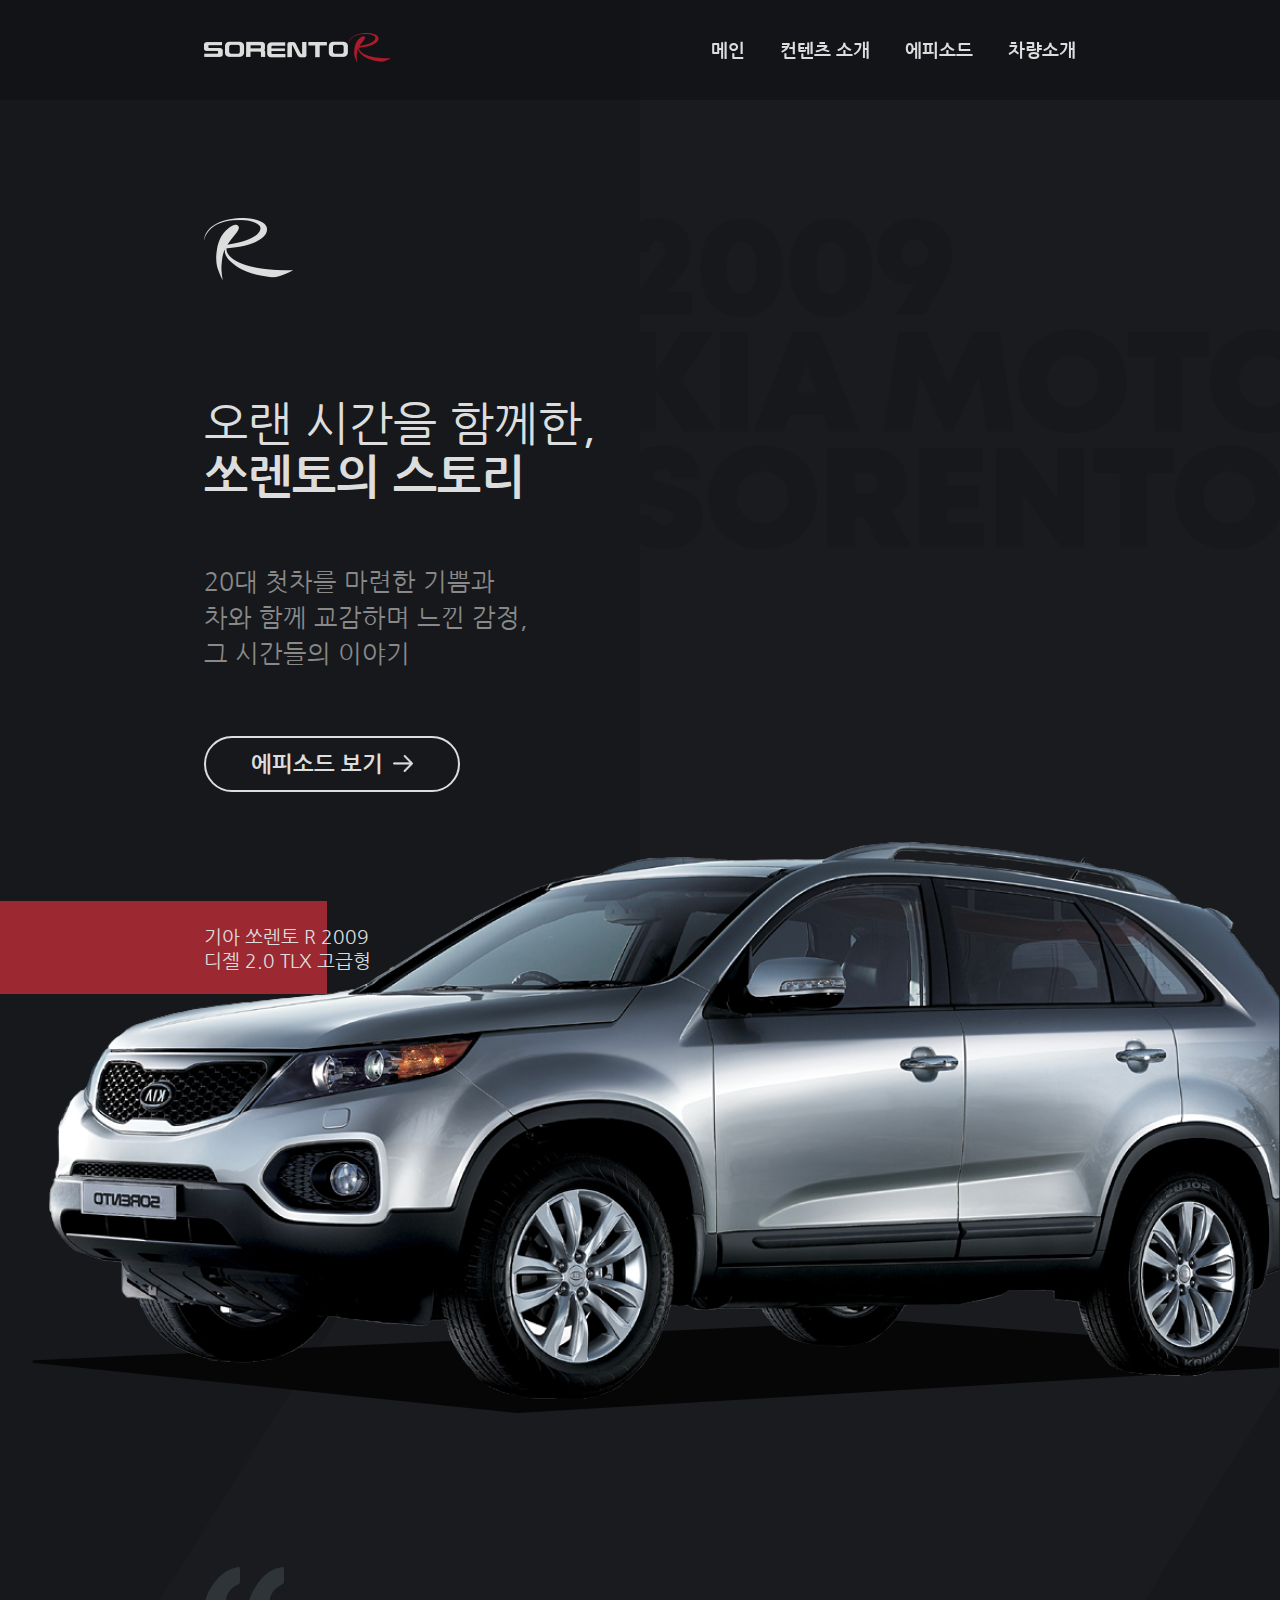
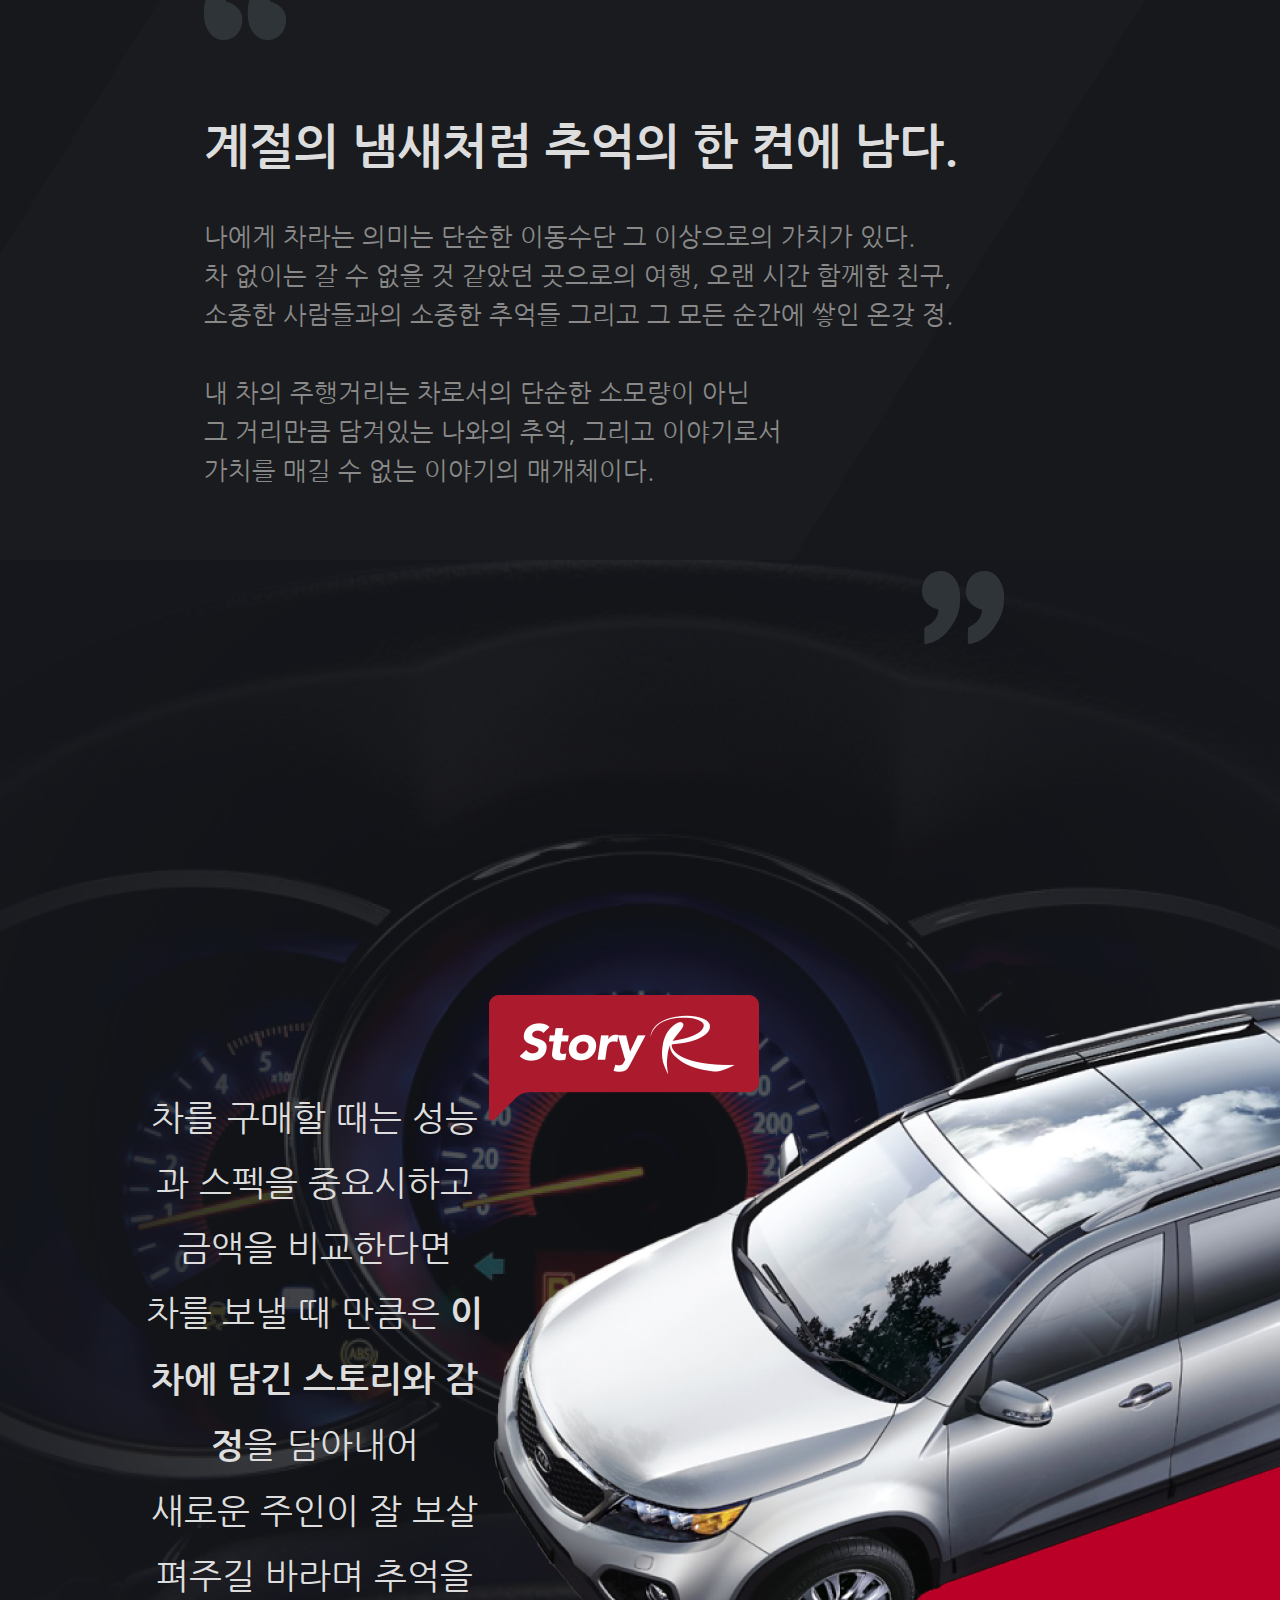
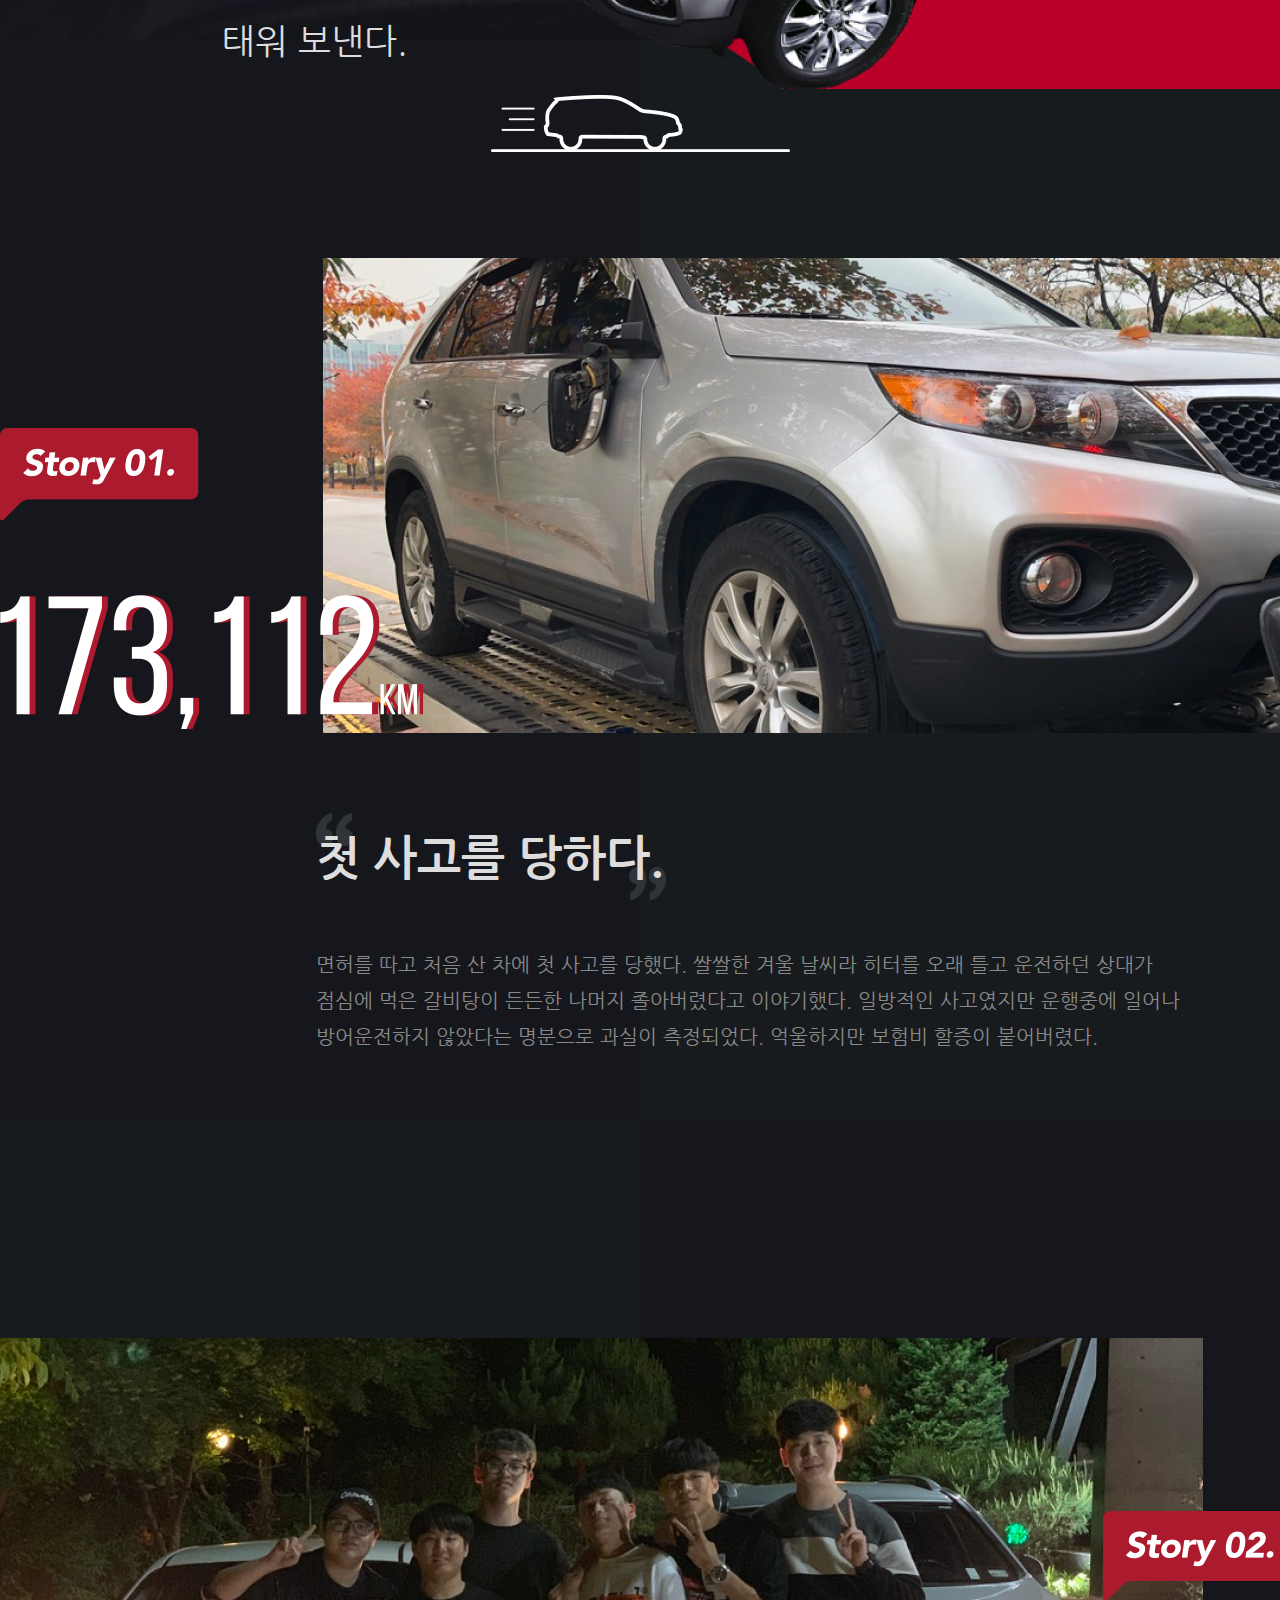
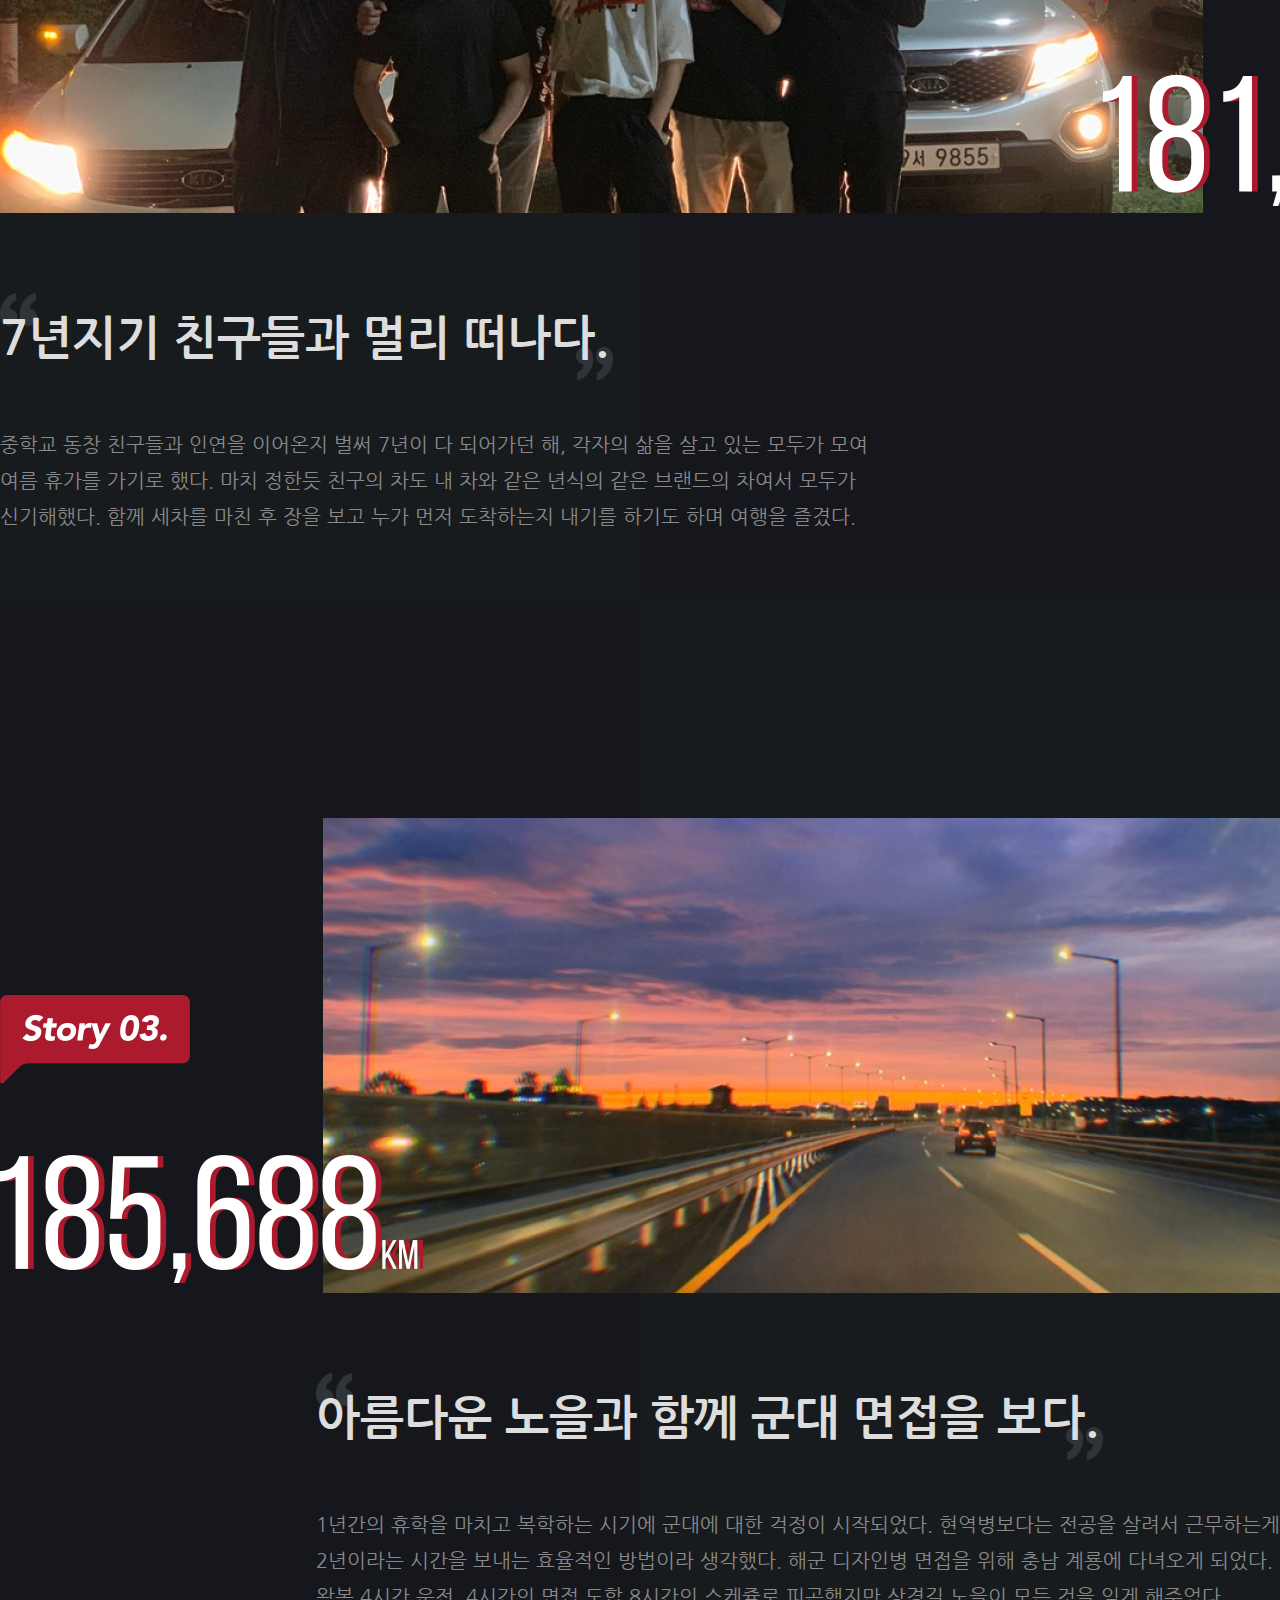
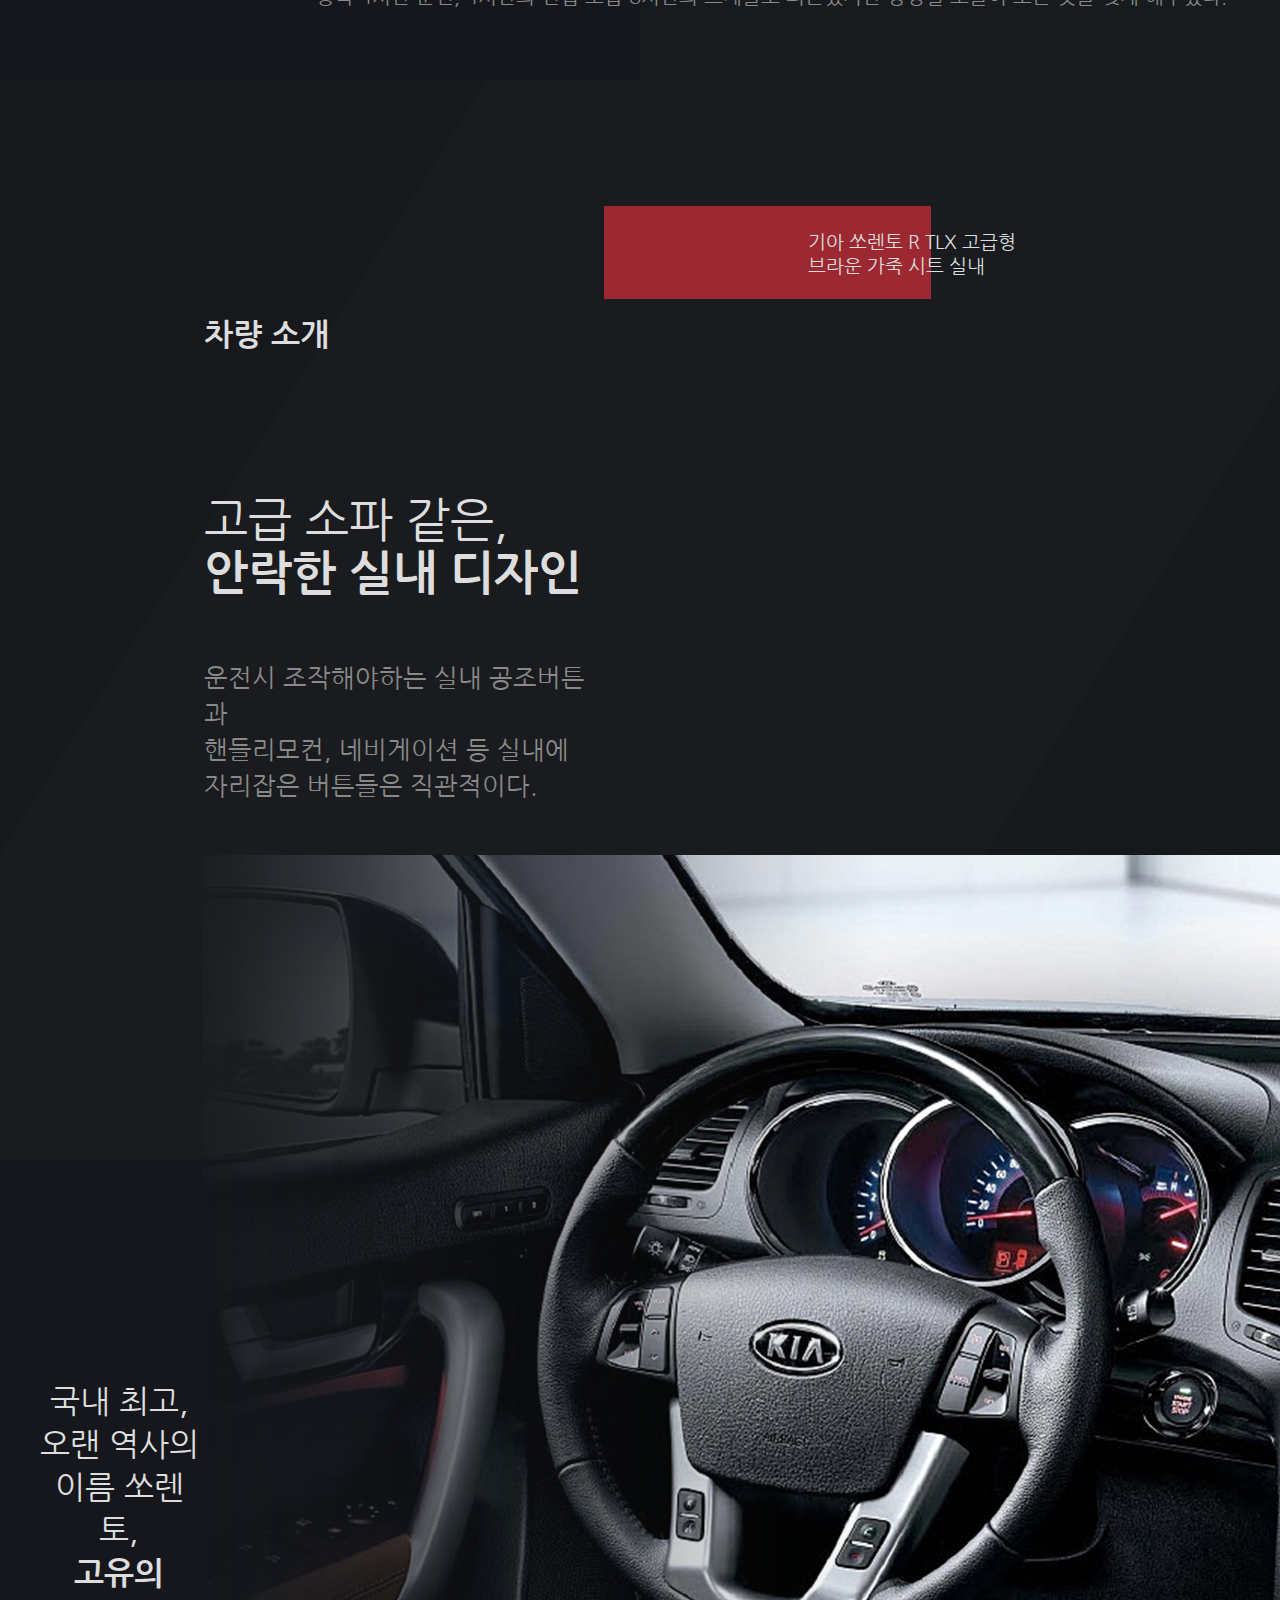
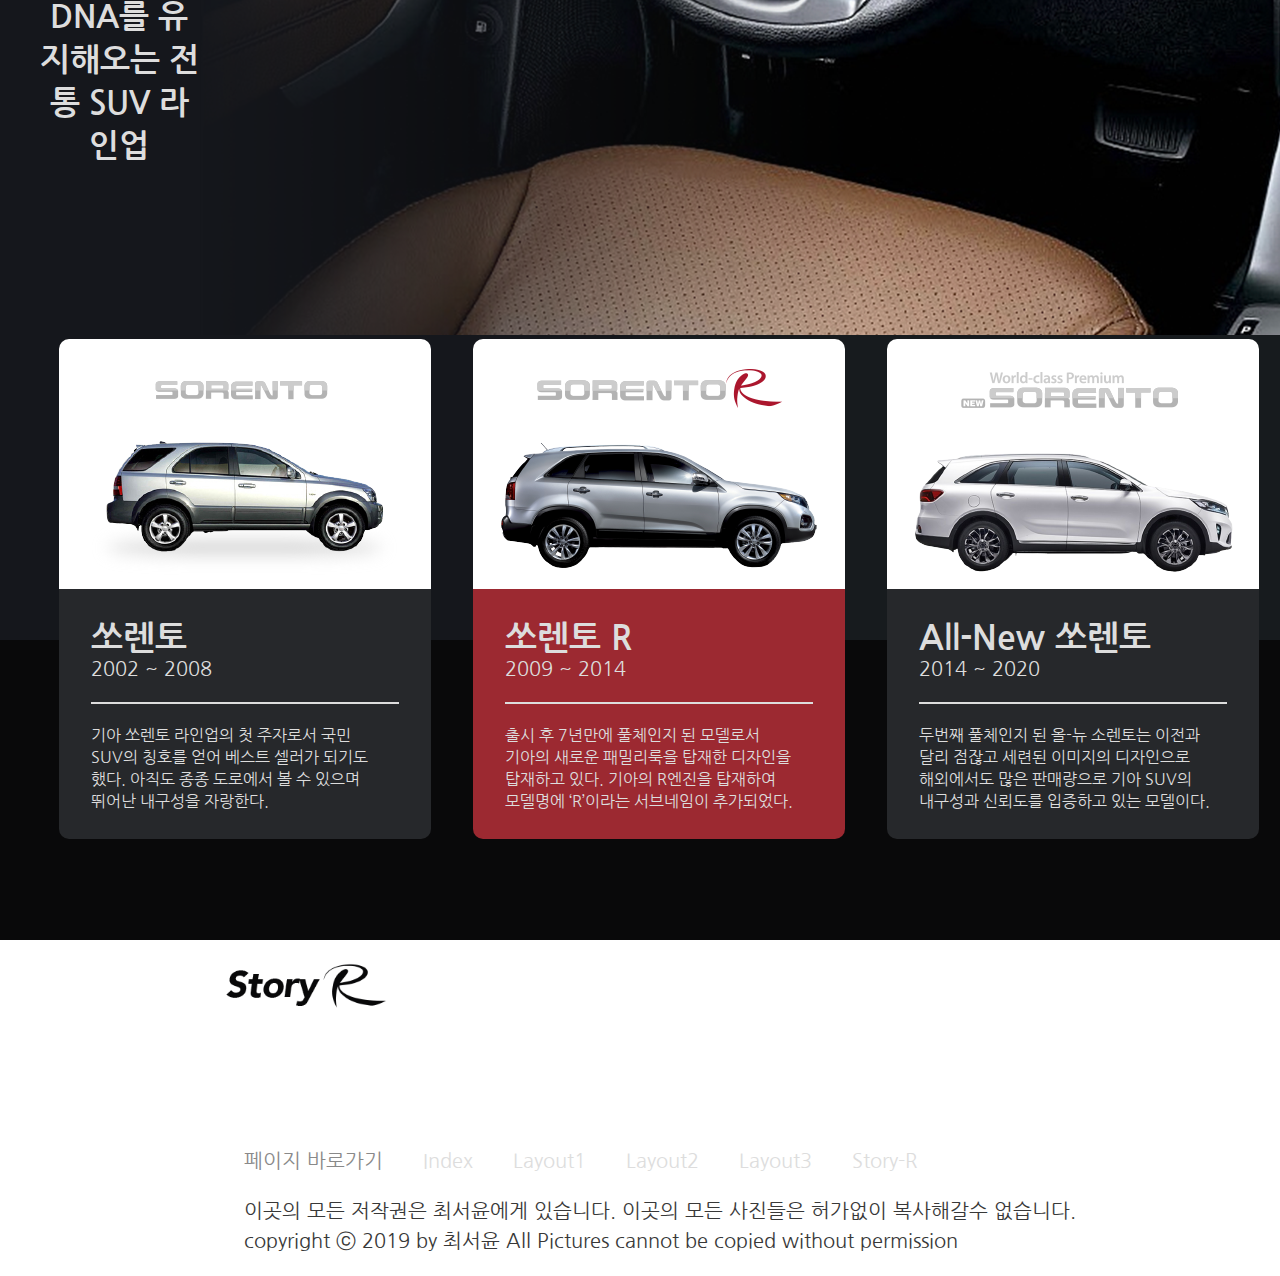
<file: sorento.html>
<!DOCTYPE html>
<meta charset="utf-8"/>
<html>
    <head>
        <title>The Sorento Story</title>
        <link rel="stylesheet" type="text/css" href="sorento.css" />
    </head>
    <body>
        <div id="wrap">
            <header>
                <img src="./images/sorento_r_logo.png"/> <!-- 로고 -->
                <nav>
                    <ul id="menu">
                        <li><a href="#content1" target="_top">메인</a></li>
                        <li><a href="#content2" target="_top">컨텐츠 소개</a></li>
                        <li><a href="#content4" target="_top">에피소드</a></li>
                        <li><a href="#content7" target="_top">차량소개</a></li>
                        <div class="clear"></div>
                    </ul>
                    <div class="clear"></div>
                </nav>
            </header>
            <section>
                <div id="content1">
                    <div class="content1_text">
                        <img src="./images/sorento_r__r_logo.png"/>
                        <h1>
                            <span>오랜 시간을 함께한,</span><br/>
                            <span>쏘렌토의 스토리</span>
                        </h1>
                        <p>20대 첫차를 마련한 기쁨과 <br/>
                            차와 함께 교감하며 느낀 감정, <br/>
                            그 시간들의 이야기</p>
                        <a href="#content4" target="_top">에피소드 보기<div id="arrow"></div></a>
                    </div>
                    <div id="box">
                        <p>
                            기아 쏘렌토 R 2009<br/>
                            디젤 2.0 TLX 고급형
                        </p>
                    </div>
                    <div id="con1_right_img">
                        <img src="./images/sorento_content1_right_img.png"/>
                    </div>
                </div>
            </section>
            <section>
                <div id="content2">
                    <div class="content2_text">
                        <img id="colon1" src="./images/sorento_con2_colon.png"/>
                        <h1>
                            계절의 냄새처럼 추억의 한 켠에 남다.
                        </h1>
                        <p>
                            나에게 차라는 의미는 단순한 이동수단 그 이상으로의 가치가 있다.<br/>
                            차 없이는 갈 수 없을 것 같았던 곳으로의 여행, 오랜 시간 함께한 친구,<br/>
                            소중한 사람들과의 소중한 추억들 그리고 그 모든 순간에                       
                             쌓인 온갖 정.<br/>
                            <br/>
                            내 차의 주행거리는 차로서의 단순한 소모량이 아닌<br/>
                            그 거리만큼 담겨있는 나와의 추억, 그리고 이야기로서<br/>
                            가치를 매길 수 없는 이야기의 매개체이다.<br/>
                        </p>
                        <img id="colon2" src="./images/sorento_con2_colon2.png"/>
                    </div>
                    <div id="con2_right_img">
                        <img src="./images/sorento_con2_img.png"/>                        
                    </div>
                </div>
            </section>
            <section>
                <div id="content3">
                    <div class="content3_text">
                        <div class="icon">
                            <img src="./images/sorento_con3_img.png"/>
                        </div>
                        <p>
                            차를 구매할 때는 성능과 스펙을 중요시하고 금액을 비교한다면<br/>
                            차를 보낼 때 만큼은 <span>이 차에 담긴 스토리와 감정</span>을 담아내어<br/>
                            새로운 주인이 잘 보살펴주길 바라며 추억을 태워 보낸다.
                        </p>
                    </div>
                </div>
            </section>
            <section>
                <div id="content4">
                    <div class="content4_content">
                        <div class="content4_up">
                            <div class="img_title">
                                <img src="./images/sorento_con4_text.png"/>
                            </div>
                            <div class="img_photo">
                                <img src="./images/sorento_con4_img.png"/>
                            </div>
                        </div>
                        <div class="content4_down">
                            <div class="title">
                                <img id="title_colon1" src="./images/sorento_con2_colon.png"/>
                                <h1>
                                    첫 사고를 당하다.
                                </h1>
                                <img id="title_colon2" src="./images/sorento_con2_colon2.png"/>
                            </div>
                            <p>
                                면허를 따고 처음 산 차에 첫 사고를 당했다. 쌀쌀한 겨울 날씨라 히터를 오래 틀고 운전하던 상대가<br/>
                                점심에 먹은 갈비탕이 든든한 나머지 졸아버렸다고 이야기했다. 일방적인 사고였지만 운행중에 일어나<br/>
                                방어운전하지 않았다는 명분으로 과실이 측정되었다. 억울하지만 보험비 할증이 붙어버렸다.
                            </p>
                        </div>
                    </div>
                </div>
            </section>
            <section>
                <div id="content5">
                    <div class="content5_content">
                        <div class="content5_up">
                            <div class="img_title">
                                <img src="./images/sorento_con5_text.png"/>
                            </div>
                            <div class="img_photo">
                                <img src="./images/sorento_con5_img.png"/>
                            </div>
                        </div>
                        <div class="content5_down">
                            <div class="title">
                                <img id="title_colon1" src="./images/sorento_con2_colon.png"/>
                                <h1>
                                    7년지기 친구들과 멀리 떠나다.
                                </h1>
                                <img id="title_colon2" src="./images/sorento_con2_colon2.png"/>
                            </div>
                            <p>
                                중학교 동창 친구들과 인연을 이어온지 벌써 7년이 다 되어가던 해, 각자의 삶을 살고 있는 모두가 모여<br/>
                                여름 휴가를 가기로 했다. 마치 정한듯 친구의 차도 내 차와 같은 년식의 같은 브랜드의 차여서 모두가<br/>
                                신기해했다. 함께 세차를 마친 후 장을 보고 누가 먼저 도착하는지 내기를 하기도 하며 여행을 즐겼다.
                            </p>
                        </div>
                    </div>
                </div>
            </section>
            <section>
                <div id="content6">
                    <div class="content6_content">
                        <div class="content6_up">
                            <div class="img_title">
                                <img src="./images/sorento_con6_text.png"/>
                            </div>
                            <div class="img_photo">
                                <img src="./images/sorento_con6_img.png"/>
                            </div>
                        </div>
                        <div class="content6_down">
                            <div class="title">
                                <img id="title_colon1" src="./images/sorento_con2_colon.png"/>
                                <h1>
                                    아름다운 노을과 함께 군대 면접을 보다.
                                </h1>
                                <img id="title_colon2" src="./images/sorento_con2_colon2.png"/>
                            </div>
                            <p>
                                1년간의 휴학을 마치고 복학하는 시기에 군대에 대한 걱정이 시작되었다. 현역병보다는 전공을 살려서 근무하는게<br/>
                                2년이라는 시간을 보내는 효율적인 방법이라 생각했다. 해군 디자인병 면접을 위해 충남 계룡에 다녀오게 되었다.<br/>
                                왕복 4시간 운전, 4시간의 면접 도합 8시간의 스케쥴로 피곤했지만 상경길 노을이 모든 것을 잊게 해주었다.
                            </p>
                        </div>
                    </div>
                </div>
            </section>
            <section>
                <div id="content7">
                    <div class="content7_text">
                        <h2>차량 소개</h2>
                        <h1>
                            <span>고급 소파 같은,</span><br/>
                            <span>안락한 실내 디자인</span>
                        </h1>
                        <p> 
                            운전시 조작해야하는 실내 공조버튼과<br/>
                            핸들리모컨, 네비게이션 등 실내에<br/>
                            자리잡은 버튼들은 직관적이다.
                        </p>
                    </div>
                    <div id="con7_right_img">
                            <img src="./images/sorento_con7_img.png"/>
                    </div>
                    <div id="box">
                        <p>
                            기아 쏘렌토 R TLX 고급형<br/>
                            브라운 가죽 시트 실내 
                        </p>
                    </div>
                </div>
            </section>
            <section>
                <div id="content8">
                    <div class="content8_content">
                        <div class="content8_text">
                            <h1>
                                <span>국내 최고, 오랜 역사의 이름 쏘렌토,</span><br/>
                                <span>고유의 DNA를 유지해오는 전통 SUV 라인업</span>
                            </h1>
                        </div>
                        <div class="content8_card">
                            <ul id="card_list">
                                <li>
                                    <div class="card_up">
                                        <div class="card_up_img">
                                            <img src="./images/sorento_con8_card_img.png"/>
                                        </div>
                                    </div>
                                    <div class="card_down">
                                        <div class="card_down_text">
                                            <h1>쏘렌토</h1>
                                            <h2>2002 ~ 2008</h2>
                                            <div class="long_line"></div>
                                            <p>
                                                기아 쏘렌토 라인업의 첫 주자로서 국민<br/>
                                                SUV의 칭호를 얻어 베스트 셀러가 되기도<br/>
                                                했다. 아직도 종종 도로에서 볼 수 있으며<br/>
                                                뛰어난 내구성을 자랑한다.
                                            </p>
                                        </div>
                                    </div>
                                </li>
                                <li>
                                    <div class="card_up">
                                        <div class="card_up_img">
                                            <img src="./images/sorento_con8_card_img2.png"/>
                                        </div>
                                    </div>
                                    <div class="card_down2">
                                        <div class="card_down_text">
                                            <h1>쏘렌토 R</h1>
                                            <h2>2009 ~ 2014</h2>
                                            <div class="long_line"></div>
                                            <p>
                                                출시 후 7년만에 풀체인지 된 모델로서<br/>
                                                기아의 새로운 패밀리룩을 탑재한 디자인을<br/>
                                                탑재하고 있다. 기아의 R엔진을 탑재하여<br/>
                                                모델명에 ‘R’이라는 서브네임이 추가되었다.
                                            </p>
                                        </div>
                                    </div>
                                </li>
                                <li>
                                    <div class="card_up">
                                        <div class="card_up_img">
                                            <img src="./images/sorento_con8_card_img3.png"/>
                                        </div>
                                    </div>
                                    <div class="card_down">
                                        <div class="card_down_text">
                                            <h1>All-New 쏘렌토</h1>
                                            <h2>2014 ~ 2020</h2>
                                            <div class="long_line"></div>
                                            <p>
                                                두번째 풀체인지 된 올-뉴 소렌토는 이전과<br/>
                                                달리 점잖고 세련된 이미지의 디자인으로<br/>
                                                해외에서도 많은 판매량으로 기아 SUV의<br/>
                                                내구성과 신뢰도를 입증하고 있는 모델이다.
                                            </p>
                                        </div>
                                    </div>
                                    <div class="clear"></div>
                                </li>
                            </ul>
                        </div>
                    </div>
                </div>
            </section>
            <footer>
                <div class="footer">
                    <div class="footer_img">
                        <img src="./images/sorento_footer_img.png"/>
                    </div>
                    <div class="footer_text">
                        <div class="footer_nav">
                            <ul>
                                <li>페이지 바로가기</li>
                                <li><a href="index.html" target="_top">Index</a></li>
                                <li><a href="layout1.html" target="_top">Layout1</a></li>
                                <li><a href="layout2.html" target="_top">Layout2</a></li>
                                <li><a href="layout3.html" target="_top">Layout3</a></li>
                                <li><a href="sorento.html" target="_top">Story-R</a></li>
                            </ul>
                            <div class="clear"></div>
                        </div>
                        <p>
                            이곳의 모든 저작권은 최서윤에게 있습니다. 이곳의 모든 사진들은 허가없이 복사해갈수 없습니다.
                            <br />
                            copyright ⓒ 2019 by 최서윤 All Pictures cannot be copied without permission
                        </p>
                    </div>
                </div>
            </footer>
        </div>
    </body>
</html>
</file>
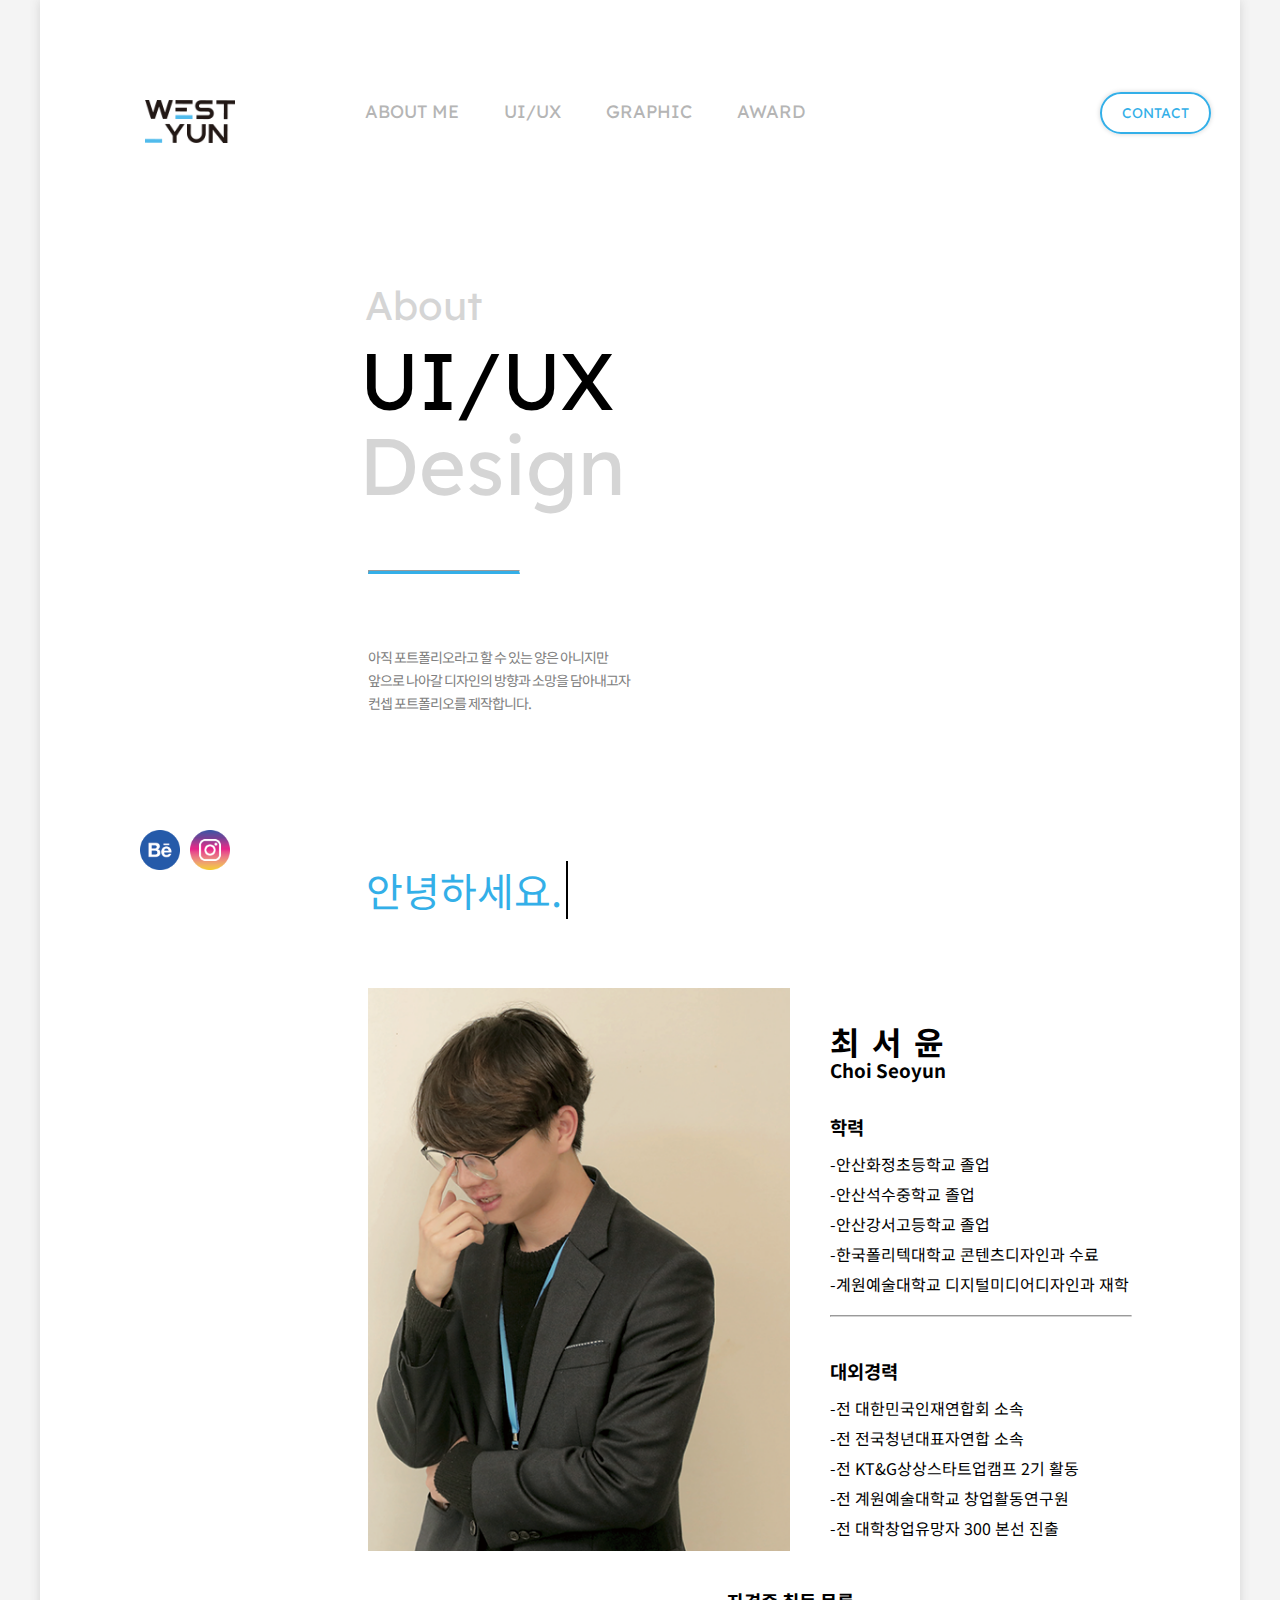
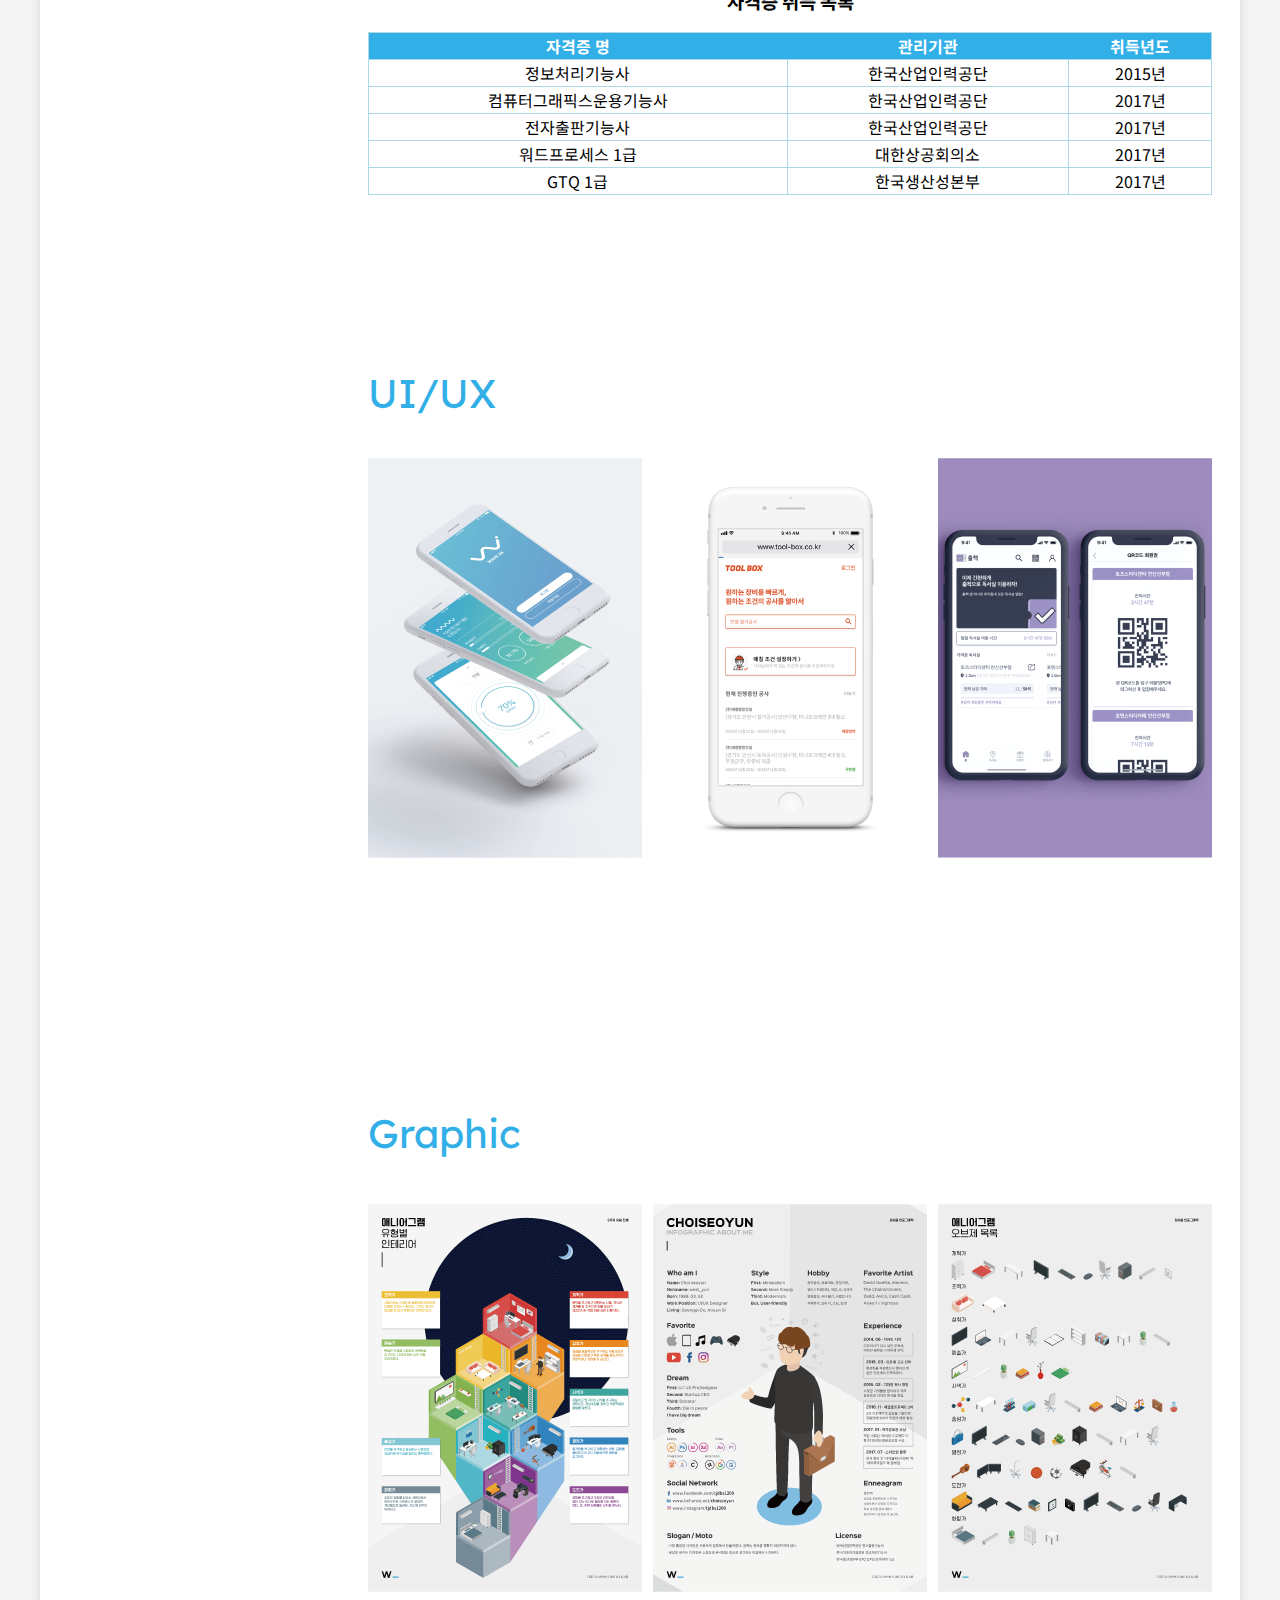
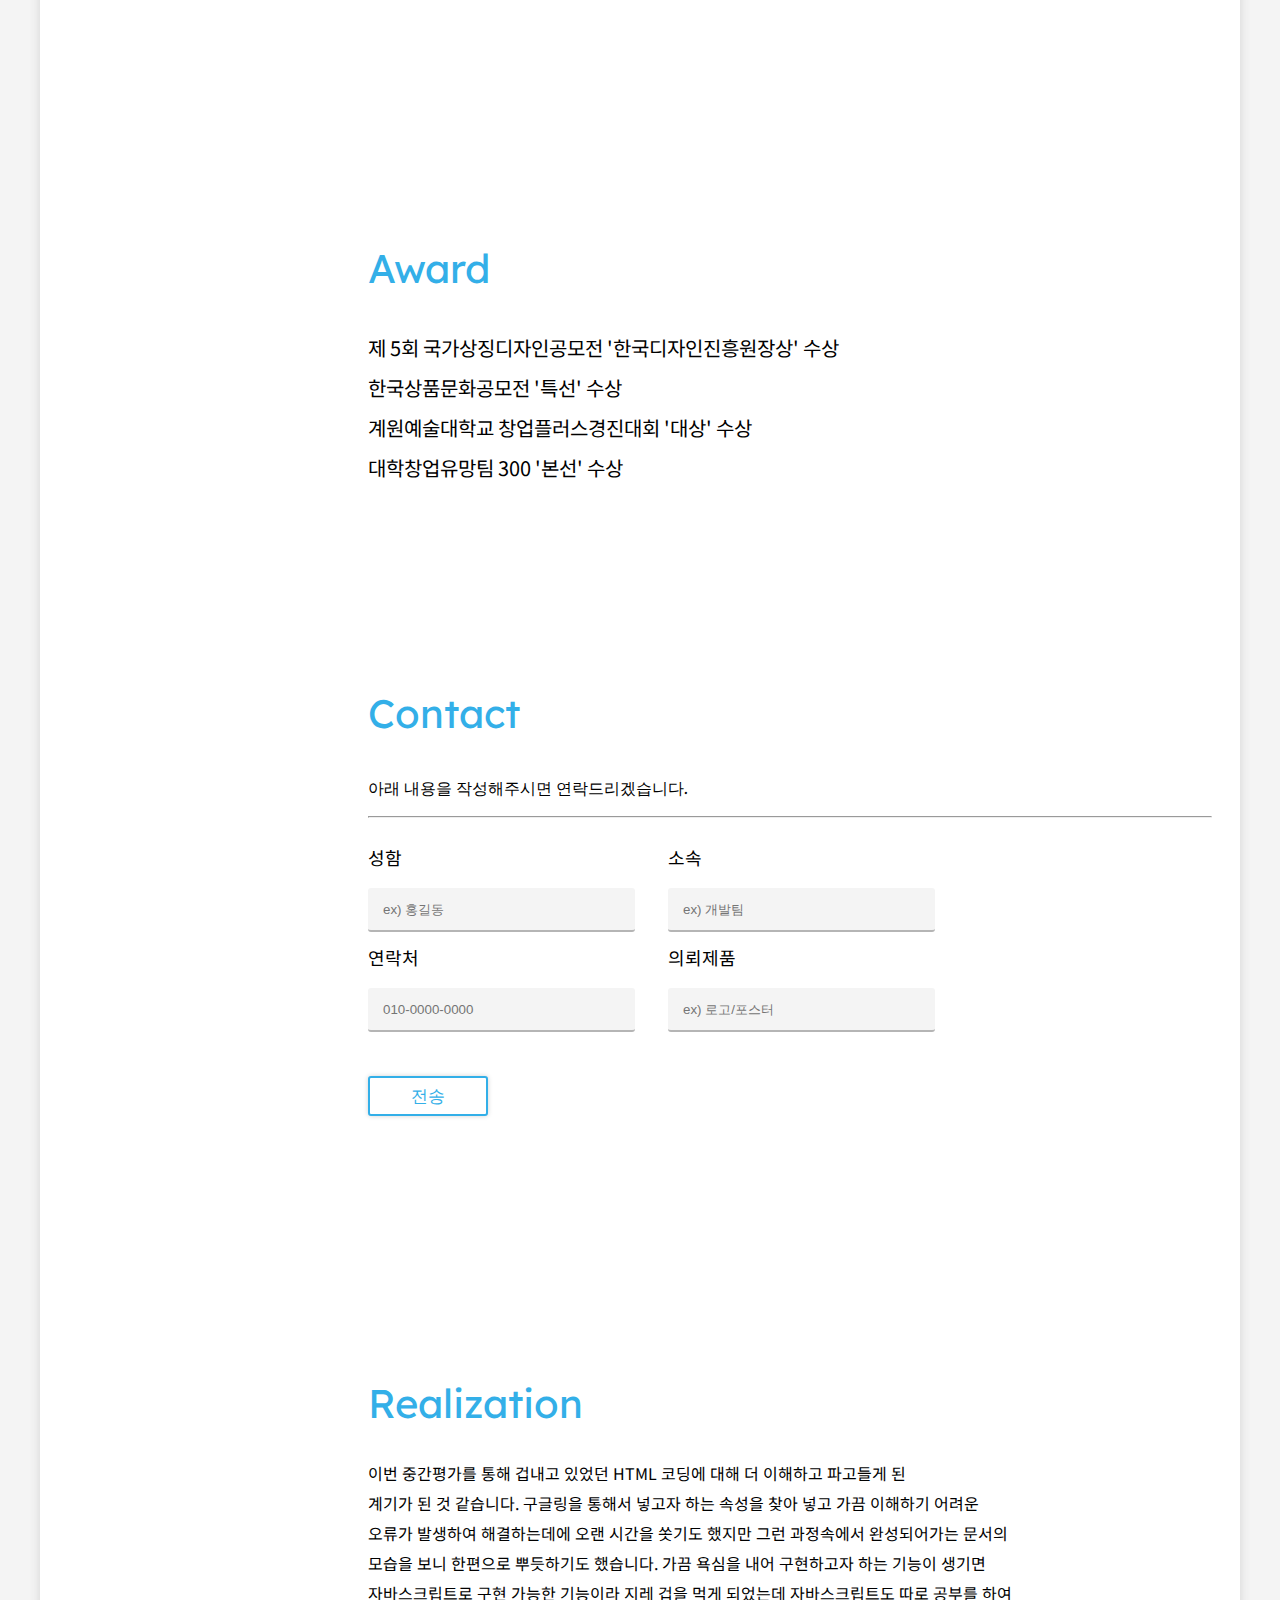
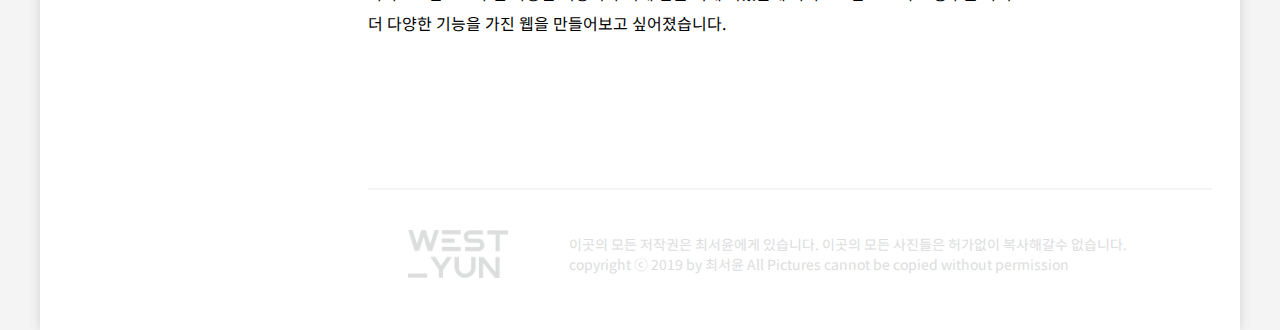
<file: west_yun_portfolio.html>
<!DOCTYPE html>
<meta charset="utf-8"/>
<link rel="stylesheet" type="text/css" href="portfolio_main.css" />
<html>
    <head>
        <title>west_yun_portfolio</title>
        
    </head>
    <body>
        <div class="main">
            <div class="left">
                <img src="./images/logo2.png"/>
                <div class="pf">
                    <a href="https://www.behance.net/Choiseoyun" target="blank"><img src="./images/be_icon.png"/></a>
                    <a href="https://www.instagram.com/west_yun/" target="blank"><img src="./images/insta_icon.png"/></a>
                </div>  
            </div>
            <div class="right">
                <nav>
                    <ul>
                        <li><a href="#section2" target="_top">About Me</a></li>
                        <li><a href="#section3" target="_top">UI/UX</a></li>
                        <li><a href="#section4" target="_top">Graphic</a></li>
                        <li><a href="#section5" target="_top">Award</a></li>
                        <li><a href="#section6" target="_top"><span>Contact</span></a></li>
                    </ul>
                </nav>>
                <div id="section1">
                    <div class="about">
                            <p>About</p>
                    </div> 
                    <div class="slider-wrapper">
                        <div class="slider">
                            <div class="slider-text1">UI/UX</div>
                            <div class="slider-text2">Graphic</div>
                            <div class="slider-text3">Brand</div>
                        </div>
                        <div class="design">
                        <p>Design</p>
                        </div>
                    </div>
                    <hr />
                    <div class="story">
                        <p>
                            아직 포트폴리오라고 할 수 있는 양은 아니지만
                            <br/>
                            앞으로 나아갈 디자인의 방향과 소망을 담아내고자
                            <br/>
                            컨셉 포트폴리오를 제작합니다.
                        </p>
                    </div>
                </div>
                <div id="section2">
                    <p class="line typing">
                        안녕하세요.
                    </p>
                    <div class="contants2">
                        <div class="profile">
                            <img src="./images/profile.png"/>
                        </div>
                        <div class="profile_text">
                            <div class="text">
                                <h1>최서윤</h1>
                                <h3>Choi Seoyun</h3>
                            </div>
                            <div class="text">
                                <h3>학력</h3>
                            </div>
                            <ul>
                                <li>-안산화정초등학교 졸업</li>
                                <li>-안산석수중학교 졸업</li>
                                <li>-안산강서고등학교 졸업</li>
                                <li>-한국폴리텍대학교 콘텐츠디자인과 수료</li>
                                <li>-계원예술대학교 디지털미디어디자인과 재학</li>
                            </ul>
                            <hr />
                            <div class="text">
                                <h3>대외경력</h3>
                            </div>
                            <ul>
                                <li>-전 대한민국인재연합회 소속</li>
                                <li>-전 전국청년대표자연합 소속</li>
                                <li>-전 KT&G상상스타트업캠프 2기 활동</li>
                                <li>-전 계원예술대학교 창업활동연구원</li>
                                <li>-전 대학창업유망자 300 본선 진출</li>
                            </ul>
                        </div>
                        <div class="license">
                            <div class="license_table">
                                <table summary="자격증 취득 목록">
                                    <caption><h3>자격증 취득 목록</h3></caption>
                                    <thead>
                                        <tr>
                                            <th scope="col" colspan="4">자격증 명</th>
                                            <th scope="col" colspan="2">관리기관</th>
                                            <th scope="col" colspan="5">취득년도</th>
                                        </tr>
                                    </thead>
                                    <!-- tr 한줄, td 한칸 -->
                                    <tbody>    
                                        <tr>
                                            <!-- colspan 가로 늘이기, rowspan 세로 (행)늘이기 -->
                                            <td colspan="4">정보처리기능사</td>
                                            <td colspan="2">한국산업인력공단</td>
                                            <td colspan="5">2015년</td>
                                        </tr>
                                        <tr>
                                            <td colspan="4">컴퓨터그래픽스운용기능사</td>
                                            <td colspan="2">한국산업인력공단</td>
                                            <td colspan="5">2017년</td>
                                        </tr>
                                        <tr>
                                            <td colspan="4">전자출판기능사</td>
                                            <td colspan="2">한국산업인력공단</td>
                                            <td colspan="5">2017년</td>
                                        </tr>
                                        <tr>
                                            <td colspan="4">워드프로세스 1급</td>
                                            <td colspan="2">대한상공회의소</td>
                                            <td colspan="5">2017년</td>
                                        </tr>
                                        <tr>
                                            <td colspan="4">GTQ 1급</td>
                                            <td colspan="2">한국생산성본부</td>
                                            <td colspan="5">2017년</td>
                                        </tr>
                                    </tbody>
                                </table>
                            </div>
                        </div>
                    </div>
                </div>
                <div id="section3">
                    <p class="UI_title">
                        UI/UX
                    </p>
                    <div class="ui_design">
                        <div class="img_box1">
                            <img src="./images/app1.png"/>
                        </div>
                        <div class="img_box2">
                            <img src="./images/app2.png"/>
                        </div>
                        <div class="img_box3">
                            <img src="./images/app3.png"/>
                        </div>
                    </div>
                </div>
                <div id="section4">
                    <p class="graphic_title">
                        Graphic
                    </p>
                    <div class="graphic_design">
                        <div class="img_box1">
                            <img src="./images/gra1.png"/>
                        </div>
                        <div class="img_box2">
                            <img src="./images/gra2.png"/>
                        </div>
                        <div class="img_box3">
                            <img src="./images/gra3.png"/>
                        </div>
                    </div>
                </div>
                <div id="section5">
                    <p class="award_title">
                        Award
                    </p>
                    <p>
                        제 5회 국가상징디자인공모전 '한국디자인진흥원장상' 수상
                        <br />
                        한국상품문화공모전 '특선' 수상
                        <br />
                        계원예술대학교 창업플러스경진대회 '대상' 수상
                        <br />
                        대학창업유망팀 300 '본선' 수상
                    </p> 
                </div>
                <div id="section6">
                    <p class="contact_title">
                        Contact
                    </p>
                    <p>아래 내용을 작성해주시면 연락드리겠습니다.</p>
                    <hr/>
                    <form>
                        <div class="form1"> 
                            <div class="name">
                                <p>성함</p>
                                <input type="name" id="name_text" placeholder="ex) 홍길동"/>
                            </div>
                            <div class="team">
                                <p>소속</p>
                                <input type="team" id="team_text" placeholder="ex) 개발팀"/>
                            </div>
                        </div>    
                        <div class="form2"> 
                            <div class="number">
                                <p>연락처</p>
                                <input type="phone_number" id="number" placeholder="010-0000-0000"/>
                            </div>
                            <div class="product">
                                <p>의뢰제품</p>
                                <input type="product" id="product" placeholder="ex) 로고/포스터"/>
                            </div>
                        </div>
                        <div class="form3">
                            <div class="done">
                                <input type="button" id="done" value="전송" onclick="new_go()"/>
                                <script>
                                    function new_go()
                                    {
                                        alert('전송이 완료되었습니다.'); 
                                        window.location.href='west_yun_portfolio.html';
                                    }
                                </script>
                            </div>
                        </div> 
                    </form>
                </div>
                <div id="section7">
                        <p class="real_title">
                            Realization
                        </p>
                        <p>
                            이번 중간평가를 통해 겁내고 있었던 HTML 코딩에 대해 더 이해하고 파고들게 된
                            <br />
                            계기가 된 것 같습니다. 구글링을 통해서 넣고자 하는 속성을 찾아 넣고 가끔 이해하기 어려운
                            <br />
                            오류가 발생하여 해결하는데에 오랜 시간을 쏫기도 했지만 그런 과정속에서 완성되어가는 문서의
                            <br />
                            모습을 보니 한편으로 뿌듯하기도 했습니다. 가끔 욕심을 내어 구현하고자 하는 기능이 생기면
                            <br />
                            자바스크립트로 구현 가능한 기능이라 지레 겁을 먹게 되었는데 자바스크립트도 따로 공부를 하여
                            <br />
                            더 다양한 기능을 가진 웹을 만들어보고 싶어졌습니다.

                        </p>
                </div>
                <footer class="footer">
                    <div class="footer_logo">
                        <a><img src="./images/gray_logo.png"/></a>
                    </div>
                    <div class="footer_text">
                        <p>이곳의 모든 저작권은 최서윤에게 있습니다. 이곳의 모든 사진들은 허가없이 복사해갈수 없습니다.
                            <br />
                            copyright ⓒ 2019 by 최서윤 All Pictures cannot be copied without permission
                        </p>
                    </div>
                </footer>
            </div>  
        </div>
    </body>
</html>
</file>
<file: index.css>
@import url('https://fonts.googleapis.com/css?family=Nanum+Gothic&display=swap');

body
{
    margin: 0;
    font-family: 'Nanum Gothic', sans-serif;
}
.clear
{
    clear: both;
    height: 0px;
    overflow: hidden;
}
header
{
    height: 100px;
    background-color: rgba( 16, 17, 20, 0.7 ); 
    padding: 0px; 
    position: fixed;
    z-index: 100;
    width: 100%;
    margin: 0;
}
header>img
{
    width: 187px;
    margin-left: 204px;
    margin-top: 33px;
}
nav
{
    float: right;
    margin-right: 204px;
}
#menu
{
    list-style: none;
    margin-top: 42px;
}
#menu li
{
    float: left;
    margin-right: 35px;
    font-size: 18px;
    font-weight: 600;
}
#menu li:nth-child(6)
{
    float: left;
    margin-right: 0px
}
#menu li a
{
    text-decoration: none;
    color: #DDDDDD
}
#menu li a:hover
{
    color: #BB162B
}
#content1
{
    background-image: url("./images/sorento_con1_back.png");
    background-size: auto 100%;
    background-size: cover;
    background-repeat: no-repeat;
    height: 1080px;
    background-position: 50% 50%;
}
.content1_text
{
    padding-top: 100px;
    height: 561px;
    color: #DDDDDD;
    margin-left: 204px;
}
.content1_text>img
{
    width: 89px;
    margin: 0px;
    margin-top: 118px;
    margin-bottom: 90px;
}
.content1_text h1 span:nth-child(1)
{
    margin: 0px;
    font-size: 47px;
    font-weight: 100;
}
.content1_text h1 span:nth-child(3)
{
    margin: 0px;
    font-size: 47px;
    font-weight: 600;
}
.content1_text p
{
    font-size: 25px;
    color: #898989;
    font-weight: 100;
    margin-top: 64px;
    line-height: 36px;
    margin-bottom: 80px;
}
.content1_text a
{
    padding: 15px 45px;
    border-radius: 100px;
    border: 2px solid #DDDDDD;
    font-size: 22px;
    text-decoration: none;
    color: #DDDDDD;
    font-weight: 600;
}
.content1_text a:hover
{
    padding: 17px 45px;
    border-radius: 100px;
    border: 2px solid #DDDDDD;
    background-color: #DDDDDD;
    font-size: 22px;
    text-decoration: none;
    color: #16181C;
    font-weight: 600;
}
#arrow
{
    background: url("./images/sorento_button_arrow.png");
    width: 20px;
    height: 17px;
    margin-left: 10px;
    display: inline-block;
    background-size: 100%;
}
.content1_text a:hover #arrow
{
    background: url("./images/sorento_button_arrow_hover.png") no-repeat;
    width: 20px;
    height: 17px;
    background-size: 100%;
}
#content1>#box
{
    display: block;
    width: 327px;
    height: 93px;
    background-color: #9C2931;
    display: inline-block;
    margin-top: 240px;
}
#content1>#box p
{
    position: absolute;
    font-size: 19px;
    color: #DDDDDD;
    margin-left: 204px;
    margin-top: 25px;
}
#con1_right_img
{
    float: right;
    margin-top: -240px;
}
#con1_right_img img
{
    width: 1274px;
}
footer
{
    width: 100%;
    height: 300px;
    background-color: #09090A;
}
.footer_img
{
    margin-left: 204px;
    padding-top: 110px;
    width: 200px;
    float: left;
}
.footer_img img
{
    width: 200px;
}
.footer_text
{
    margin-right: 204px;
    margin-top: 80px;
    float: right;
    vertical-align: center;
    color: #383838;
    font-size: 20px;
    line-height: 30px;
}
.footer_nav
{
    margin: 0;
    color: #DDDDDD;
    font-size: 20px;
}
.footer_nav ul
{
    list-style: none;
    margin-left: 0;
}
.footer_nav ul li
{
    float: left;
    margin: 0 20px
}
.footer_nav ul li:nth-child(1)
{
    float: left;
    margin-left: -40px;
    color: #898989;
}
.footer_nav ul li:nth-child(6)
{
    float: left;
    margin-right: 0
}
.footer_nav ul li a
{
    text-decoration: none;
    color: #DDDDDD;
}
.footer_nav ul li a:hover
{
    text-decoration: none;
    color: #9C2931;
}
</file>
<file: default.css>
#external
{
    color: red;
}
</file>
<file: portfolio_intro.css>
body
{
    background-color: #f7f7f7;
}

.card
{
    width: 350px;
    height: 200px;
    background: #fff;
    box-shadow: 0px 0px 20px gray;
    border-radius: 10px;
    border: 2px solid #00aeff;
}

.content
{
    padding-top: 25px;
    margin-left: 30px;
    line-height: 10px;
}

.content h5
{
    font-weight: 400;
}
body
    {
        display: flex;
        justify-content: center;
        align-items: center;
        min-height: 100vh;
    }
center>a
    {
        margin-top: 55px;
        position: relative;
        display: block;
        padding: 5px 50px;
        border-radius: 5px;
        border: 2px solid #00aeff;
        text-transform: uppercase;
        font-size: 18px;
        /*letter-spacing: 4px;*/
        color: #00aeff;
        text-decoration: none;
        overflow: hidden;
        width: 200px;
        margin-left: auto;
        margin-right: auto;
    }
a span
    {
        position: relative;
        z-index: 1;
        transition: 1s;
        font-weight: 600;
        font-size: 15px;
        margin: 0 auto;
    }
a .wave
    {
        position: absolute;
        top: calc(100% + 22px);
        left: 0;
        width: 100%;
        height: 100%;
        background:  #00aeff;
        transition: 1s;
    }
a:hover
    {
        color: #fff;
    }

a:hover .wave
    {
        top: 0;
    }
a .wave:before
    {
        content: '';
        position: absolute;
        top: -22px;
        left: 0;
        width: 100%;
        height: 22px;
        background: url(./images/wave.png);
        animation: animate 0.5s linear infinite;

    }
@keyframes animate
    {
        0%
        {
            background-position-x: 0;
            
        }
        100%
        {
            background-position-x: 118px;
            
        }
    }
</file>
<file: sorento.css>
@import url('https://fonts.googleapis.com/css?family=Nanum+Gothic:400&display=swap');
@import url('https://fonts.googleapis.com/css?family=Nanum+Gothic:700&display=swap');
@import url('https://fonts.googleapis.com/css?family=Nanum+Gothic:800&display=swap');

body
{
    font-family: 'Nanum Gothic', sans-serif;

}
.clear
{
    clear: both;
    height: 0px;
    overflow: hidden;
}
body
{
    margin: 0px;
}
header
{
    height: 100px;
    background-color: rgba( 16, 17, 20, 0.7 ); 
    padding: 0px; 
    position: fixed;
    z-index: 100;
    width: 100%;
}
header>img
{
    width: 187px;
    margin-left: 204px;
    margin-top: 33px;
}
nav
{
    float: right;
    margin-right: 204px;
}
#menu
{
    list-style: none;
    margin-top: 42px;
}
#menu li
{
    float: left;
    margin-right: 35px;
    font-size: 18px;
    font-weight: 700;
}
#menu li:nth-child(4)
{
    float: left;
    margin-right: 0px
}
#menu li a
{
    text-decoration: none;
    color: #DDDDDD
}
#menu li a:hover
{
    color: #BB162B
}

/* 콘텐츠 영역 1*/

#content1
{
    background-image: url("./images/sorento_con1_back.png");
    background-size: auto 100%;
    background-size: cover;
    background-repeat: no-repeat;
    height: 1080px;
    background-position: 50% 50%;
}
.content1_text
{
    padding-top: 100px;
    height: 561px;
    color: #DDDDDD;
    margin-left: 204px;
}
.content1_text>img
{
    width: 89px;
    margin: 0px;
    margin-top: 118px;
    margin-bottom: 90px;
}
.content1_text h1 span:nth-child(1)
{
    margin: 0px;
    font-size: 47px;
    font-weight: 400;
}
.content1_text h1 span:nth-child(3)
{
    margin: 0px;
    font-size: 47px;
    font-weight: 700;
}
.content1_text p
{
    font-size: 25px;
    color: #898989;
    font-weight: 400;
    margin-top: 64px;
    line-height: 36px;
    margin-bottom: 80px;
}
.content1_text a
{
    padding: 15px 45px;
    border-radius: 100px;
    border: 2px solid #DDDDDD;
    font-size: 22px;
    text-decoration: none;
    color: #DDDDDD;
    font-weight: 600;
}
.content1_text a:hover
{
    padding: 17px 45px;
    border-radius: 100px;
    border: 2px solid #DDDDDD;
    background-color: #DDDDDD;
    font-size: 22px;
    text-decoration: none;
    color: #16181C;
    font-weight: 600;
}
#arrow
{
    background: url("./images/sorento_button_arrow.png");
    width: 20px;
    height: 17px;
    margin-left: 10px;
    display: inline-block;
    background-size: 100%;
}
.content1_text a:hover #arrow
{
    background: url("./images/sorento_button_arrow_hover.png") no-repeat;
    width: 20px;
    height: 17px;
    background-size: 100%;
}
#content1>#box
{
    display: block;
    width: 327px;
    height: 93px;
    background-color: #9C2931;
    display: inline-block;
    margin-top: 240px;
}
#content1>#box p
{
    position: absolute;
    font-size: 19px;
    color: #DDDDDD;
    margin-left: 204px;
    margin-top: 25px;
}
#con1_right_img
{
    float: right;
    margin-top: -240px;
}
#con1_right_img img
{
    width: 1274px;
}

/* 콘텐츠 영역 2 */

#content2
{
    background-image: url("./images/sorento_con2_back.png");
    background-size: auto 100%;
    background-size: cover;
    background-repeat: no-repeat;
    height: 1080px;
    background-position: 50% 50%;
}
#content2 .content2_text
{
    padding-top: 150px;
    height: 643px;
    width: 800px;
    color: #DDDDDD;
    margin-left: 204px;
    float: left;
}
#content2 .content2_text h1
{
    font-size: 48px;
    margin-bottom: 47px;
    margin-top: 0px;
    font-weight: 700;
}
#content2 .content2_text #colon1
{
    margin-bottom: 80px;
}
#content2 .content2_text #colon2
{
    float: right;
    margin-top: 80px;
}
#content2 .content2_text p
{
    font-size: 25px;
    color: #898989;
    font-weight: 200;
    line-height: 39px;
    margin: 0px;
}
#con2_right_img
{
    float: right;
    margin-top: 385px;
}
#con2_right_img img
{
    width: 791px;
}

/* 콘텐츠 영역 3 */

#content3
{
    background-image: url("./images/sorento_con3_back");
    background-size: auto 100%;
    background-size: cover;
    background-repeat: no-repeat;
    height: 1080px;
    background-position: 50% 50%;
}
#content3 .content3_text
{
    width: 1000px;
    height: 306px;
    padding-top: 387px;
    margin: auto;
}
#content3 .content3_text .icon
{
    width: 322px;
    height: 60px;
    margin: auto;
    margin-bottom: 79px;
}
#content3 .content3_text p
{
    text-align: center;
    color: #DDDDDD;
    font-size: 35px;
    line-height: 65px;
    font-weight: 100;
    margin: 0px;
}
#content3 .content3_text p span
{
    font-weight: 600;
}

/* 콘텐츠 영역 4 */

#content4
{
    background-image: url("./images/sorento_con4_back.png");
    background-size: auto 100%;
    background-size: cover;
    background-repeat: no-repeat;
    height: 1080px;
    background-position: 50% 50%;
}
#content4 .content4_content
{
    width: 1526px;
    height: 773px;
    margin: auto;
    vertical-align: center;
    padding-top: 218px;
}
#content4 .content4_content .content4_up
{
    width: 1526px;
    height: 475px;
    position: relative;

}
#content4 .content4_content .content4_down
{
    width: 1210px;
    height: 298px;
    float: right;
}
.content4_up>.img_title
{
    position: absolute;
    display: inline-block;
    bottom: 0px;
    left: 0px;
}
.content4_up>.img_photo
{
    position: block;
    float: right;
}
.content4_down h1
{
    font-size: 47px;
    color: #DDDDDD;
    font-weight: 600;
    margin: 0px;
}
.content4_down p
{
    font-size: 20px;
    line-height: 36px;
    font-weight: 100;
    color: #898989;
    margin: 0px;
}
.content4_down .title
{
    width: 350px;
    padding-top: 76px;
    padding-bottom: 65px;
}
.content4_down .title img
{
    width: 37px;
}
.content4_down .title #title_colon1
{
    margin-bottom: -15px;
}
.content4_down .title #title_colon2
{
    margin-top: -15px;
    float: right;
}

/* 콘텐츠 영역 6 */

#content5
{
    background-image: url("./images/sorento_con5_back.png");
    background-size: auto 100%;
    background-size: cover;
    background-repeat: no-repeat;
    height: 1080px;
    background-position: 50% 50%;
}
#content5 .content5_content
{
    width: 1526px;
    height: 773px;
    margin: auto;
    vertical-align: center;
    padding-top: 218px;
}
#content5 .content5_content .content5_up
{
    width: 1526px;
    height: 475px;
    position: relative;

}
#content5 .content5_content .content5_down
{
    width: 1210px;
    height: 298px;
    float: left;
}
.content5_up>.img_title
{
    position: absolute;
    display: inline-block;
    right: 0px;
    bottom: 0px;
}
.content5_up>.img_photo
{
    position: block;
    float: left;
}
.content5_down h1
{
    font-size: 47px;
    color: #DDDDDD;
    font-weight: 600;
    margin: 0px;
}
.content5_down p
{
    font-size: 20px;
    line-height: 36px;
    font-weight: 100;
    color: #898989;
    margin: 0px;
}
.content5_down .title
{
    width: 613px;
    padding-top: 76px;
    padding-bottom: 65px;
}
.content5_down .title img
{
    width: 37px;
}
.content5_down .title #title_colon1
{
    margin-bottom: -15px;
}
.content5_down .title #title_colon2
{
    margin-top: -15px;
    float: right;
}

/* 콘텐츠 영역 6 */

#content6
{
    background-image: url("./images/sorento_con4_back.png");
    background-size: auto 100%;
    background-size: cover;
    background-repeat: no-repeat;
    height: 1080px;
    background-position: 50% 50%;
}
#content6 .content6_content
{
    width: 1526px;
    height: 773px;
    margin: auto;
    vertical-align: center;
    padding-top: 218px;
}
#content6 .content6_content .content6_up
{
    width: 1526px;
    height: 475px;
    position: relative;

}
#content6 .content6_content .content6_down
{
    width: 1210px;
    height: 298px;
    float: right;
}
.content6_up>.img_title
{
    position: absolute;
    display: inline-block;
    bottom: 0px;
    left: 0px;
}
.content6_up>.img_photo
{
    position: block;
    float: right;
}
.content6_down h1
{
    font-size: 47px;
    color: #DDDDDD;
    font-weight: 600;
    margin: 0px;
}
.content6_down p
{
    font-size: 20px;
    line-height: 36px;
    font-weight: 100;
    color: #898989;
    margin: 0px;
}
.content6_down .title
{
    width: 787px;
    padding-top: 76px;
    padding-bottom: 65px;
}
.content6_down .title img
{
    width: 37px;
}
.content6_down .title #title_colon1
{
    margin-bottom: -15px;
}
.content6_down .title #title_colon2
{
    margin-top: -15px;
    float: right;
}

/* 콘텐츠 영역 7 */

#content7
{
    background-image: url("./images/sorento_con2_back.png");
    background-size: auto 100%;
    background-size: cover;
    background-repeat: no-repeat;
    height: 1080px;
    background-position: 50% 50%;
}
.content7_text
{
    padding-top: 214px;
    height: 561px;
    width: 400px;
    color: #DDDDDD;
    margin-left: 204px;
    margin-right: 0px;
    float: left;
}
.content7_text h2
{
    font-size: 31px;
    margin-bottom: 140px;
}
.content7_text h1 span:nth-child(1)
{
    margin: 0px;
    font-size: 47px;
    font-weight: 100;
}
.content7_text h1 span:nth-child(3)
{
    margin: 0px;
    font-size: 47px;
    font-weight: 600;
}
.content7_text p
{
    font-size: 25px;
    color: #898989;
    font-weight: 100;
    margin-top: 64px;
    line-height: 36px;
    margin-bottom: 80px;
}
#content7>#box
{
    display: block;
    width: 327px;
    height: 93px;
    background-color: #9C2931;
    display: inline-block;
    margin-top: 126px;
}
#content7>#box p
{
    position: absolute;
    font-size: 19px;
    color: #DDDDDD;
    margin-left: 204px;
    margin-top: 25px;
}
#con7_right_img
{
    float: right;
}
#con7_right_img>img
{
    width: 1080px;
}

/* 콘텐츠 영역 8 */

#content8
{
    background-image: url("./images/sorento_con4_back.png");
    background-size: auto 100%;
    background-size: cover;
    background-repeat: no-repeat;
    height: 1080px;
    background-position: 50% 50%;
}
#content8 .content8_content
{
    width: 1204px;
    height: 668px;
    margin: auto;
}
.content8_text
{
    padding-top: 200px;
    color: #DDDDDD;
    padding-bottom: 85px;
}
.content8_text h1
{
    line-height: 43px;
    text-align: center;
}
.content8_text h1 span:nth-child(1)
{
    margin: 0px;
    font-size: 32px;
    font-weight: 100;
}
.content8_text h1 span:nth-child(3)
{
    margin: 0px;
    font-size: 32px;
    font-weight: 600;
}
.content8_card
{
    width: 1242px;
    height: 500px;
}
.content8_card>#card_list
{
    height: 500px;
    margin: 0;
    padding: 0;
}
.content8_card>#card_list li
{
    float: left;
    list-style: none;
    margin: 0 21px;
}

.content8_card .card_up
{
    width: 372px;
    height: 250px;
    background-color: white;
    border-radius: 10px 10px 0px 0px;
}
.content8_card .card_up .card_up_img
{
    width: 338px;
    margin: auto;
    padding-top: 30px;
}
.content8_card .card_down
{
    width: 372px;
    height: 250px;
    background-color: #26282B;
    border-radius: 0px 0px 10px 10px;
}
.content8_card .card_down2
{
    width: 372px;
    height: 250px;
    background-color: #9C2931;
    border-radius: 0px 0px 10px 10px;
}
.content8_card .card_down_text
{
    padding: 32px;
}
.content8_card .card_down_text h1
{
    font-size: 34px;
    color: #DDDDDD;
    font-weight: 600;
    margin: 0;
    margin-bottom: 2px;
}
.content8_card .card_down_text h2
{
    font-size: 20px;
    color: #DDDDDD;
    font-weight: 400;
    margin: 0;
}
.content8_card .card_down_text p
{
    font-size: 16px;
    line-height: 22px;
    color: #DDDDDD;
    font-weight: 100;
    margin: 0;
}
.long_line
{
    border-bottom: solid 2px #DDDDDD;
    width: 308px;
    margin: 20px 0px;
}


/* 푸터 영역 */

.footer
{
    width: 100%;
    height: 300px;
    background-color: #09090A;
}
.footer_img
{
    margin-left: 204px;
    padding-top: 110px;
    width: 200px;
    float: left;
}
.footer_img img
{
    width: 200px;
}
.footer_text
{
    margin-right: 204px;
    margin-top: 80px;
    float: right;
    vertical-align: center;
    color: #383838;
    font-size: 20px;
    line-height: 30px;
}
.footer_nav
{
    margin: 0;
    color: #DDDDDD;
    font-size: 20px;
}
.footer_nav ul
{
    list-style: none;
    margin-left: 0;
}
.footer_nav ul li
{
    float: left;
    margin: 0 20px
}
.footer_nav ul li:nth-child(1)
{
    float: left;
    margin-left: -40px;
    color: #898989;
}
.footer_nav ul li:nth-child(6)
{
    float: left;
    margin-right: 0
}
.footer_nav ul li a
{
    text-decoration: none;
    color: #DDDDDD;
}
.footer_nav ul li a:hover
{
    text-decoration: none;
    color: #9C2931;
}
</file>
<file: portfolio_main.css>
@import url('https://fonts.googleapis.com/css?family=Lexend+Deca|Noto+Sans+KR:400&display=swap');

body
{
    font-family: 'Lexend Deca', sans-serif;
    margin: 0px;
    background-color: #f4f4f4;
}

.main
{
    width: 1200px;
    height: 5130px;
    margin: auto;
    background-color: #ffffff;
    box-shadow: 0px 0px 10px lightgray;
    
}

.left
{
    float: left;
    width: 300px;
    height: 100%;
    position: fixed;
    background-color: #ffffff;
     
}

img
{
    width: 90px;
    display: table;
    margin: auto;
    padding-top: 100px;
}

.left .pf
{
    position: absolute;
    width: 100px;
    margin-left: 100px;
    padding-left: -10px;
    bottom: 30px;
}

.left .pf img
{
    width: 40px;
    padding-right: 10px;
    float: left;
}

.right
{
    position: relative;
    float:right;
    width: 900px;
    height: 5130px;
    background-color: #ffffff;
    
}

.right nav
{
    width: 900px;
    height: 150px;
    position: fixed;
    float: left;
    background-color: #ffffff;
    z-index: 100;
}

.right nav ul
{
    position: relative;
    list-style:none;
    padding-top: 100px;
    background-color: #ffffff;
    margin-left: -35px;
    margin-block-start: 0em;
    margin-block-end: 0em;
    font-size: 18px;

}

.right nav ul li
{
    display:inline;
    text-transform:uppercase;
    padding:0 20px;

}

.right nav ul li a 
{
    text-decoration:none; 
    color:#B5B5B5;
}

.right nav ul li a:hover
{
    color: black;
}

.right nav ul li a span
{
    margin-left: 250px;
    background-color: #ffffff;
    padding: 10px 20px;
    border: 2px solid #33AFE8;
    border-radius: 100px;
    box-shadow: 0px 0px 5px lightgray;
    color: #33AFE8;
    font-size: 14px;
    
}

.right nav ul li a span:hover
{
    background-color: #33AFE8;
    box-shadow: 0px 0px 5px lightgray;
    color: #ffffff;
}

#section1
{
    width: 900px;
    height: 430px;

}

.about 
{
    
    padding-left: 25px;
    font-size: 40px;
    margin-top: 260px;
    color: #D5D5D5;
    
}

.slider-wrapper
{
    position: absolute;
    font-size: 500%;
    color: #D5D5D5;
    display: flex;
    align-items: left;
    margin-top: -40px;
    padding-left: 20px;
}

.slider
{
    height: 100px;
    overflow: hidden;
}
.slider-text1 
{
    animation: slide 5s linear infinite;
}

.slider div 
{
    color: black;
    height: 50px;
    margin-bottom: 50px;
}

@keyframes slide 
{
    0% {margin-top:-300px;}
    33% {margin-top:-200px;}
    66% {margin-top:-100px;}
    100% {margin-top:0px;}
}

@keyframes slide 
{
    0% {margin-top:-300px;}
    5% {margin-top:-200px;}  /* 5% delay */
    33% {margin-top:-200px;}
    38% {margin-top:-100px;} /* 5% delay */
    66% {margin-top:-100px;}
    71% {margin-top:0px;} /* 5% delay */
    100% {margin-top:0px;}
}

.design 
{
    margin-top: 5px;
    margin-left: -306px;
    

}

#section1 hr
{
    width: 150px;
    height: 0px;
    border-bottom: 3px solid #33AFE8;
    margin-left: 28px;
    margin-top: 240px;
}

#section1 .story 
{
    font-family: 'Noto Sans KR', sans-serif;
    padding-top: 50px;
    margin-left: 28px;
    letter-spacing: -1px;
    line-height: 23px;
    font-size: 14px;
    color: gray;
}

#section2
{
    padding-top: 140px;
}

#section2 .line
{
    font-family: 'Noto Sans KR', sans-serif;
    position: relative;
    width: 5em;
    border-right: 2px solid black;
    font-size: 40px;
    white-space: nowrap;
    overflow: hidden;
    transform:translateY(-50%);
    margin-left: 26px;
    color: #33AFE8;
}

#section2 .typing
{
    animation: typewriter 0.8s steps(13) 3s normal both,
    blinkTextCursor 700ms steps(40) infinite normal;
}

@keyframes typewriter
{
    from
    {
        width: 0;
    }

    to
    {
        width: 5em;
    }
}

@keyframes blinkTextCursor
{
    from
    {
        border-right-color: black;

    }

    to
    {
        border-right-color: transparent;
    }
}

.contants2
{
    position: relative;
    width: 844px;
    height: 800px;
    margin: auto;
}

.profile
{
    position: relative;
    width: 422px;
    height: 600px;
    float: left;
    
}

.profile img
{
    width: 422px;
    padding: 0;
}

.profile_text
{
    position: relative;
    font-family: 'Noto Sans KR', sans-serif;
    width: 422px;
    height: 600px;
    float: right;
}

.text
{
    margin-left: 40px;
    margin-top: 50px;
}

.text h1
{
    
    letter-spacing: 13px;
    line-height: 7px;
}

.text h3
{
    line-height: 7px;
}

.profile_text ul
{
    list-style: none;
    line-height: 30px;
}

.profile_text hr
{
    width: 300px;
    height: 0px;
    border-bottom: 1px solid lightgray;
    margin-left: 40px;
    margin-top: 10px;
}

.license
{
    font-family: 'Noto Sans KR', sans-serif;
    position: relative;
    float: left;
    width: 844px;
    height: 200px;
    margin-top: -20px;
}

.license_table table
{
    width: 844px;
}

.license_table table, tr, td 
{
    border:solid 1px lightblue;
    text-align: center;
    background-color: #ffffff;
    color: black
}

.license_table table, tr, th
{
    border-collapse: collapse;
    background: #33AFE8;
    color: #ffffff;
} 

.license_table table, caption
{
    color: black;
} 

#section3
{
    position: relative;
    width:844px;
    height: 600px;

    margin: auto;
    padding-top: 140px;
}

#section3 .UI_title
{
    font-family: 'Lexend Deca', sans-serif;
    position: relative;
    width: 5em;
    font-size: 40px;
    color: #33AFE8;
}

#section3 .ui_design
{
    position: relative;
    width:844px;
    height: 400px;
    margin-top: -100px; 

}

#section3 .ui_design .img_box1
{
    width: 274px;
    height: 400px;
 
    float: left;
}

#section3 .ui_design .img_box2
{
    width: 274px;
    height: 400px;

    margin: auto;
}

#section3 .ui_design .img_box3
{
    width: 274px;
    height: 400px;

    float: right;
    margin-top: -400px;
}

#section3 .ui_design img
{
    width: 100%;
}

#section4
{
    position: relative;
    width:844px;
    height: 600px;

    margin: auto;
    padding-top: 140px;
}

#section4 .graphic_title
{
    font-family: 'Lexend Deca', sans-serif;
    position: relative;
    width: 5em;
    font-size: 40px;
    color: #33AFE8;
}

#section4 .graphic_design
{
    position: relative;
    width:844px;
    height: 400px;
    margin-top: -100px; 

}

#section4 .graphic_design .img_box1
{
    width: 274px;
    height: 400px;
 
    float: left;
}

#section4 .graphic_design .img_box2
{
    width: 274px;
    height: 400px;

    margin: auto;
}

#section4 .graphic_design .img_box3
{
    width: 274px;
    height: 400px;

    float: right;
    margin-top: -400px;
}

#section4 .graphic_design img
{
    width: 100%;
}

#section5
{
    position: relative;
    width:844px;
    height: 300px;

    margin: auto;
    padding-top: 140px;
}

#section5 .award_title
{
    font-family: 'Lexend Deca', sans-serif;
    position: relative;
    width: 5em;
    font-size: 40px;
    color: #33AFE8;
}

#section5 p
{
    font-family: 'Noto Sans KR', sans-serif;
    font-size: 20px;
    line-height: 40px;
}

#section6
{
    position: relative;
    width:844px;
    height: 700px;

    margin: auto;
    padding-top: 140px;
}

#section6 .contact_title
{
    font-family: 'Lexend Deca', sans-serif;
    position: relative;
    width: 5em;
    font-size: 40px;
    color: #33AFE8;
}

.form1
{
    width: 300px;
    height: 100px;
    display: inline;
}

.name
{
    position: relative;
    width: 300px;
    height: 100px;
    display: inline;
    float: left;

}

.name p
{
    font-size: 18px;
    font-family: 'Noto Sans KR', sans-serif;
}

.name #name_text
{
    width: 250px;
    height: 40px;
    background: #f4f4f4;
    border: none;
    font-size: 10pt;
    float: left;
    color: #B5B5B5;
    padding-left: 15px;
    border-radius: 3px;
    border-bottom: 2px solid #B5B5B5;
  }

.name #name_text:hover, #name_text:focus, #name_text:active
  {
    outline:none;
    background: #ffffff;
    border-bottom: 2px solid #33AFE8;
    color: black;
  }

.team
{
    position: relative;
    width: 300px;
    height: 100px;
    display: inline;
    float: left;
}

.team p
{
    font-size: 18px;
    font-family: 'Noto Sans KR', sans-serif;
}

.team #team_text
{
    width: 250px;
    height: 40px;
    background: #f4f4f4;
    border: none;
    font-size: 10pt;
    float: left;
    color: #B5B5B5;
    padding-left: 15px;
    border-radius: 3px;
    border-bottom: 2px solid #B5B5B5;
  }

.team #team_text:hover, #team_text:focus, #team_text:active
  {
    outline:none;
    background: #ffffff;
    border-bottom: 2px solid #33AFE8;
    color: black;
  }

.form2
{
    width: 300px;
    height: 100px;
    display: inline;
}

.number
{
    position: relative;
    width: 300px;
    height: 100px;
    display: inline;
    float: left;

}

.number p
{
    font-size: 18px;
    font-family: 'Noto Sans KR', sans-serif;
}

.number #number
{
    width: 250px;
    height: 40px;
    background: #f4f4f4;
    border: none;
    font-size: 10pt;
    float: left;
    color: #B5B5B5;
    padding-left: 15px;
    border-radius: 3px;
    border-bottom: 2px solid #B5B5B5;
}

.number #number:hover, #number:focus, #number:active
{
    outline:none;
    background: #ffffff;
    border-bottom: 2px solid #33AFE8;
    color: black;
}

.product
{
    position: relative;
    width: 300px;
    height: 100px;
    display: inline;
    float: left;
}

.product p
{
    font-size: 18px;
    font-family: 'Noto Sans KR', sans-serif;
}

.product #product
{
    width: 250px;
    height: 40px;
    background: #f4f4f4;
    border: none;
    font-size: 10pt;
    float: left;
    color: #B5B5B5;
    padding-left: 15px;
    border-radius: 3px;
    border-bottom: 2px solid #B5B5B5;
}

.product #product:hover, #product:focus, #product:active
{
    outline:none;
    background: #ffffff;
    border-bottom: 2px solid #33AFE8;
    color: black;
}

.form3
{
    width: 300px;
    height: 100px;
    display: inline;
}

.done
{
    position: relative;
    width: 300px;
    height: 100px;
    display: inline;
    float: left;

}

.done #done
{
    width: 120px;
    height: 40px;
    background: white;
    border: 2px solid #33AFE8;
    margin-top: 50px;
    font-size: 17px;
    color: #33AFE8;
    border-radius: 3px;
    box-shadow: 0 0 5px lightgray;
}

.done #done:hover, #done:focus, #done:active
{
    outline:none;
    background: #33AFE8;
    color: white;
}

#section7
{
    position: relative;
    width:844px;
    height: 400px;

    margin: auto;
}

#section7 .real_title
{
    font-family: 'Lexend Deca', sans-serif;
    position: relative;
    width: 5em;
    font-size: 40px;
    color: #33AFE8;
}

#section7 p
{
    font-family: 'Noto Sans KR', sans-serif;
    font-size: 16px;
    line-height: 30px;
}

.footer
{
    position: relative;
    width:844px;
    height: 120px;
    margin: auto;
    border-top: 2px solid #f4f4f4;
}

.footer .footer_logo
{
    
    font-family: 'Noto Sans KR', sans-serif;
    position: relative;
    width: 150px;
    height: 120px;
    font-size: 15px;
    color: #33AFE8;
}

.footer .footer_logo a img
{
    position: absolute;
    width: 100px;
    padding:0;
    margin-top: 40px;
    margin-left: 40px;
    float: left;
}

.footer .footer_text
{
    
    position: relative;
    font-family: 'Noto Sans KR', sans-serif;
    position: relative;
    width: 693px;
    height: 120px;
    font-size: 15px;
    color: #33AFE8;
    float: right;
    margin-top: -200px;
}

.footer .footer_text p
{
    font-size: 14px;
    margin-top: 124px;
    margin-left: 50px;
    color:#DCDDDD;
}
</file>
